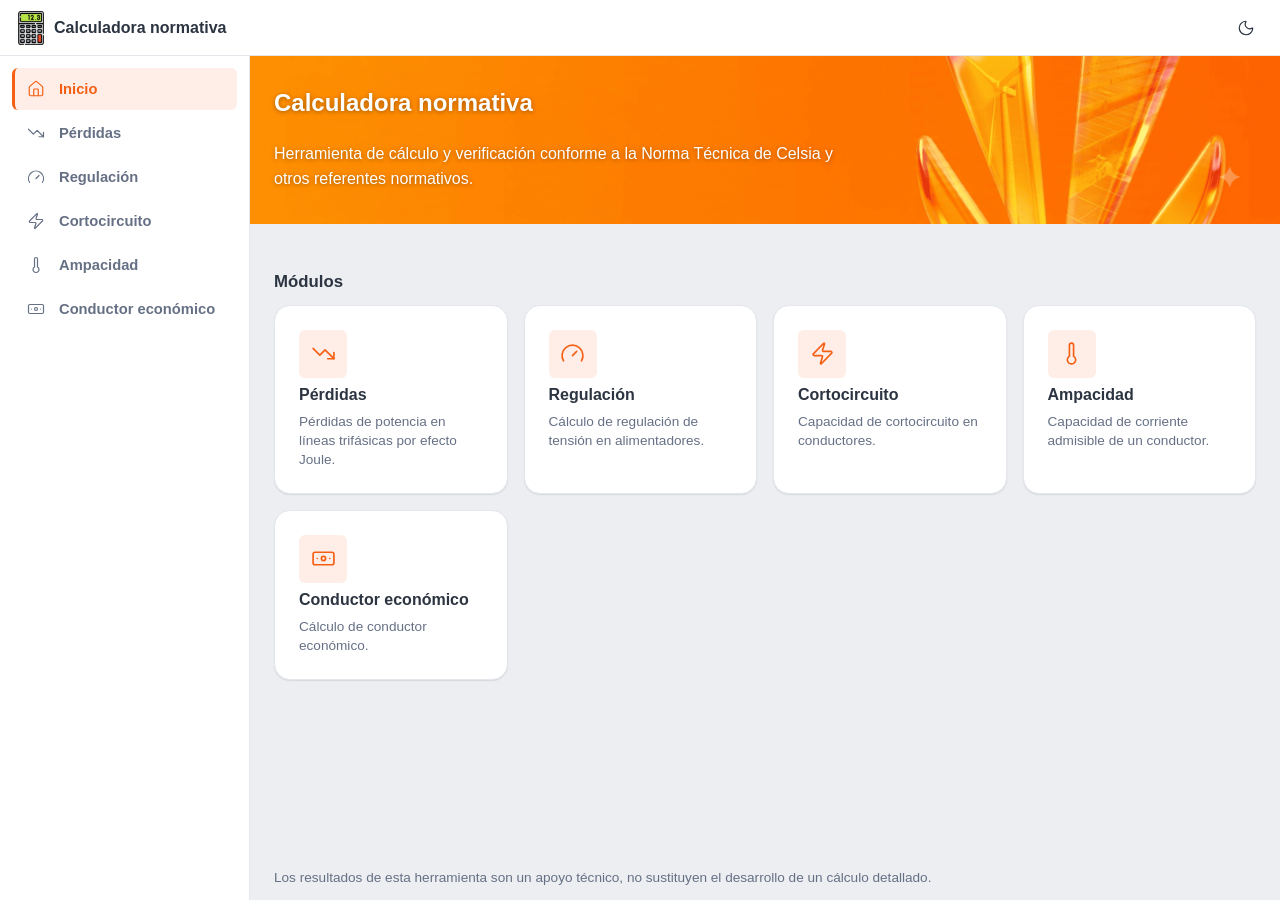
<file: index.html>
<!doctype html>
<html lang="es">
<head>
<meta charset="utf-8" />
<meta name="viewport" content="width=device-width, initial-scale=1, viewport-fit=cover" />
<title>Calculadora Normativa</title>
<meta name="description" content="Calculadora normativa de Celsia: pérdidas de potencia, regulación de tensión y capacidad de cortocircuito en líneas y redes de distribución eléctrica." />
<meta name="theme-color" content="#f55f14" media="(prefers-color-scheme: light)" />
<meta name="theme-color" content="#151515" media="(prefers-color-scheme: dark)" />
<link rel="manifest" href="manifest.webmanifest" />
<link rel="icon" href="icons/icon.svg" type="image/svg+xml" />
<link rel="apple-touch-icon" href="icons/icon-192.png" />
<meta name="apple-mobile-web-app-capable" content="yes" />
<meta name="apple-mobile-web-app-status-bar-style" content="black-translucent" />
<meta name="apple-mobile-web-app-title" content="Calculadora" />
<link rel="stylesheet" href="css/tokens.css" />
<link rel="stylesheet" href="css/app.css" />
<link rel="stylesheet" href="vendor/katex/katex.min.css" />
</head>
<body>
<div class="app-shell" id="app-shell">
  <header class="topbar">
    <button class="icon-btn nav-toggle-btn" id="nav-toggle" aria-label="Abrir menú" aria-expanded="false"></button>
    <a class="brand" href="#/">
      <span class="logo-mark" id="brand-mark"></span>
      <span>Calculadora normativa</span>
    </a>
    <div class="topbar-actions">
      <button class="icon-btn" id="theme-toggle" aria-label="Cambiar a tema oscuro" aria-pressed="false"></button>
    </div>
  </header>
  <div class="app-body">
    <nav class="sidebar" id="sidebar" aria-label="Navegación principal">
      <ul class="nav-list" id="nav-list"></ul>
    </nav>
    <div class="sidebar-backdrop" id="sidebar-backdrop"></div>
    <main class="content" id="app" tabindex="-1"></main>
  </div>
</div>
<script src="vendor/katex/katex.min.js"></script>
<script type="module" src="js/app.js"></script>
</body>
</html>
</file>
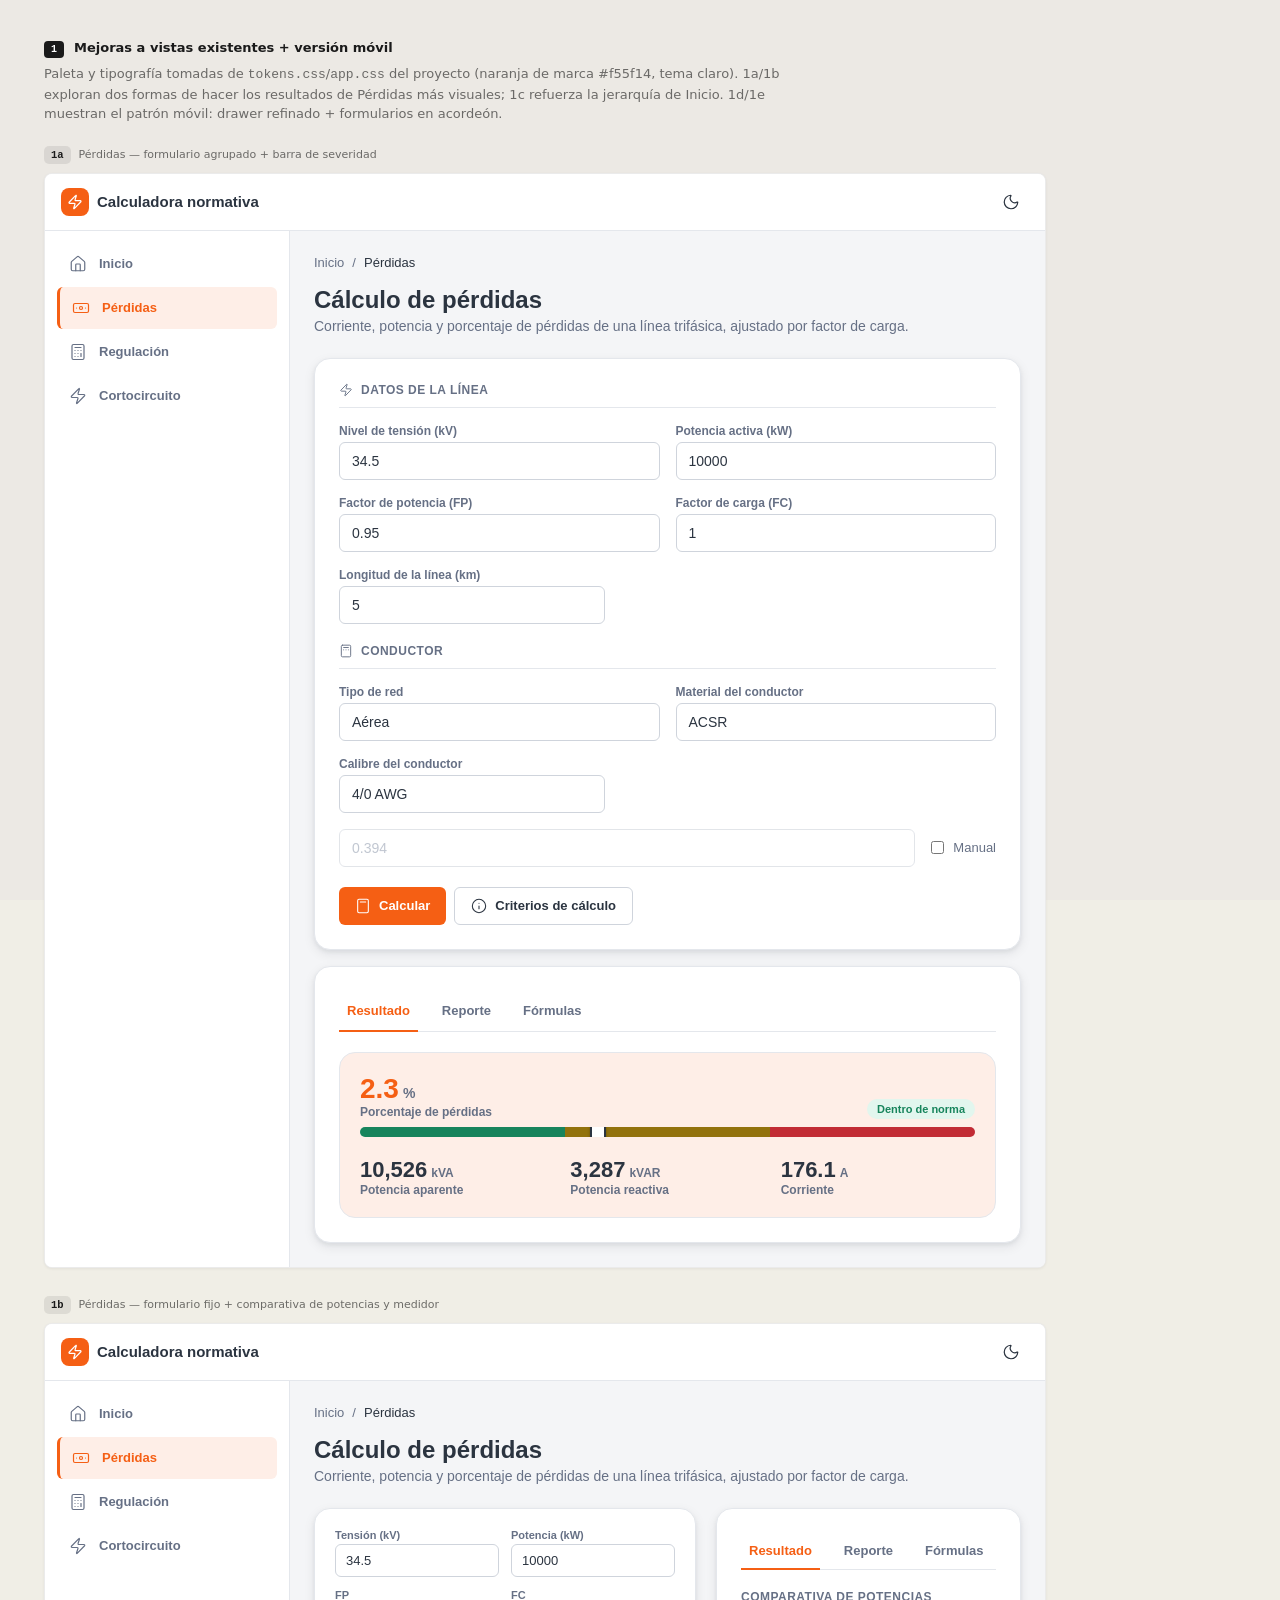
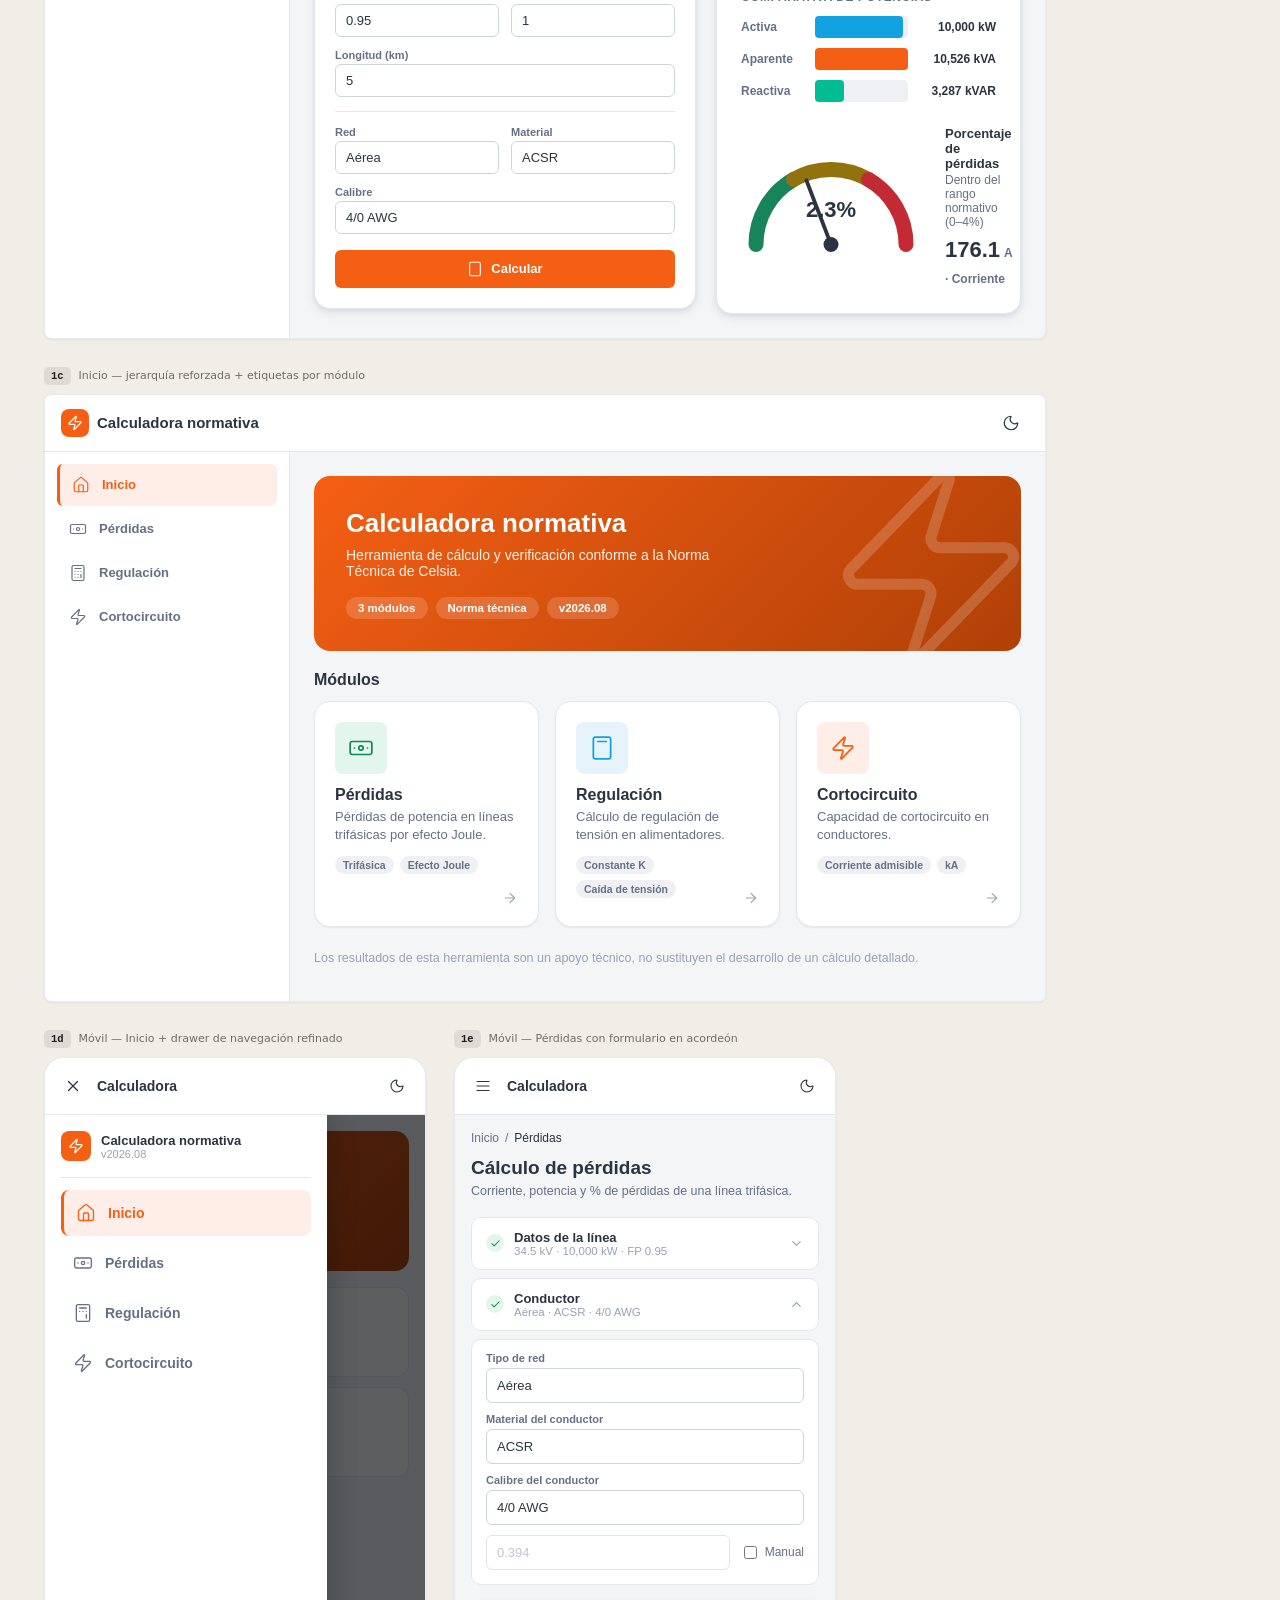
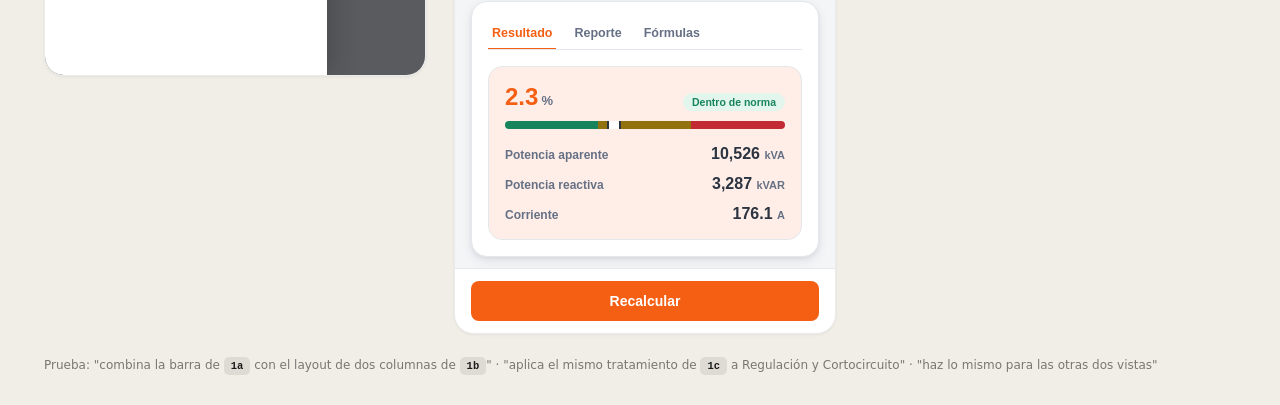
<file: A_Refetenciales/Mockups - Standalone.html>
<!DOCTYPE html>
<html>
<head>
  <meta charset="utf-8">
  <title>Bundled Page</title>
  <style>
    * { margin: 0; padding: 0; box-sizing: border-box; }
    body { background: #ece9e4; display: flex; align-items: center; justify-content: center; min-height: 100vh; font-family: -apple-system, BlinkMacSystemFont, sans-serif; }
    #__bundler_loading { position: fixed; bottom: 20px; right: 20px; font: 13px/1.4 -apple-system, BlinkMacSystemFont, sans-serif; color: #666; background: #fff; padding: 8px 14px; border-radius: 8px; box-shadow: 0 1px 4px rgba(0,0,0,0.12); z-index: 10000; }
    #__bundler_thumbnail { position: fixed; inset: 0; width: 100%; height: 100%; display: flex; align-items: center; justify-content: center; background: #ece9e4; z-index: 9999; }
    #__bundler_thumbnail svg { width: 100%; height: 100%; object-fit: contain; }
    #__bundler_placeholder { color: #999; font-size: 14px; }
  </style>
  <noscript>
    <style>#__bundler_loading { display: none; }</style>
    <div style="position:fixed;bottom:12px;left:12px;font:13px/1.4 -apple-system,BlinkMacSystemFont,sans-serif;color:#999;background:rgba(255,255,255,0.9);padding:6px 12px;border-radius:6px;box-shadow:0 1px 4px rgba(0,0,0,0.08);z-index:10000;">
      This page requires JavaScript to display.
    </div>
  </noscript>
</head>
<body>
  <div id="__bundler_thumbnail">
  <svg viewBox="0 0 120 56" xmlns="http://www.w3.org/2000/svg">
    <rect width="120" height="56" fill="#ece9e4"></rect>
    <rect x="18" y="14" width="30" height="28" rx="4" fill="#f55f14"></rect>
    <rect x="55" y="14" width="47" height="28" rx="4" fill="#fff" stroke="#ccc"></rect>
  </svg>
</div>
  <div id="__bundler_loading">Unpacking...</div>

  <script>
    
document.addEventListener('DOMContentLoaded', async function() {
  const loading = document.getElementById('__bundler_loading');
  function setStatus(msg) { if (loading) loading.textContent = msg; }

  const FONT_MIME = /^(font[/]|application[/](x-)?font-|application[/]vnd\.ms-fontobject)/i;
  const MIME_TOKEN = /^[\w.+-]+[/][\w.+-]+$/;
  function toBase64(bytes) {
    let bin = '';
    for (let i = 0; i < bytes.length; i += 0x8000) {
      bin += String.fromCharCode.apply(null, bytes.subarray(i, i + 0x8000));
    }
    return btoa(bin);
  }

  // Error sink persists across replaceWith since it's on window, not the DOM.
  window.addEventListener('error', function(e) {
    // Failed resource loads (CSP-blocked links, scripts, images) fire plain
    // events at the element — warn only; real JS errors carry message/error.
    if (!e.message && !e.error && e.target && e.target !== window) {
      console.warn('[bundle] resource failed to load:',
        e.target.tagName, String(e.target.src || e.target.href || ''));
      return;
    }
    var p = document.body || document.documentElement;
    var d = document.getElementById('__bundler_err') || p.appendChild(document.createElement('div'));
    d.id = '__bundler_err';
    d.style.cssText = 'position:fixed;bottom:12px;left:12px;right:12px;font:12px/1.4 ui-monospace,monospace;background:#2a1215;color:#ff8a80;padding:10px 14px;border-radius:8px;border:1px solid #5c2b2e;z-index:99999;white-space:pre-wrap;max-height:40vh;overflow:auto';
    d.textContent = (d.textContent ? d.textContent + String.fromCharCode(10) : '') +
      '[bundle] ' + (e.message || e.type) +
      (e.filename ? ' (' + e.filename.slice(0, 60) + ':' + e.lineno + ')' : '');
  }, true);

  try {
    const manifestEl = document.querySelector('script[type="__bundler/manifest"]');
    const templateEl = document.querySelector('script[type="__bundler/template"]');
    if (!manifestEl || !templateEl) {
      setStatus('Error: missing bundle data');
      console.error('[bundler] Missing script tags — manifestEl:', !!manifestEl, 'templateEl:', !!templateEl);
      return;
    }

    const manifest = JSON.parse(manifestEl.textContent);
    let template = JSON.parse(templateEl.textContent);

    // Nested page bundles (iframe targets). Each ships ONCE, in the ROOT
    // document's manifest; frame srcs carry an about:blank#<uuid> marker
    // instead of a substitutable uuid. Every document mints the blobs for
    // its OWN frames — from local text at the root, or text obtained from
    // its DIRECT parent over the relay protocol below — so each frame
    // navigation stays same-origin with its initiator and a deduped page
    // loads at any depth on any host, including a file:// download's
    // opaque origins (where a blob minted by one document cannot be
    // navigated to by another).
    const pageOrderEl = document.querySelector('script[type="__bundler/page_order"]');
    const pageOrder = pageOrderEl ? JSON.parse(pageOrderEl.textContent) : [];
    const pageSet = new Set(pageOrder);
    const pageTexts = {};

    // ── Nested-page text protocol (parent-chain relay) ──
    // Page bundles ship once, in the ROOT document's manifest. Every
    // document mints the blobs for its OWN frames, obtaining page text
    // through a strict parent-chain relay: a document only ever SENDS to
    // its direct parent (which, for every document the publisher's own
    // runtime minted, is another publisher document) and only ACCEPTS
    // text from that direct parent; requests from below are honored only
    // for the document's own child frames, and the ROOT never sends
    // upward at all. That last rule is load-bearing: the artifact host's
    // frame-ancestors allows claude.ai (and friends) to frame an
    // artifact, so window.top can be a FOREIGN document — a top-addressed
    // protocol would hand page uuids to that ancestor and accept forged
    // "page text" from it, minting attacker HTML as an artifact-origin
    // blob document. The chain never touches the ancestor: requests stop
    // at the root, replies are origin-addressed per hop (never '*' when
    // an origin exists), and both directions are origin-gated (on https
    // a foreign sender's origin can never equal this document's; in
    // opaque contexts — file:// — everything serializes as 'null', where
    // an embedded EXTERNAL frame still fails the gate by carrying its
    // own real origin, and a sandboxed child of such a frame is excluded
    // by the own-child-frames check plus uuid unguessability). Shape is
    // deny-by-default: one request form, one reply form, no error
    // replies.
    // window.origin is the SERIALIZED SECURITY origin ('null' in opaque
    // contexts such as a sandboxed preview iframe) — location.origin is
    // computed from the URL and stays 'https://…' even when the document
    // is sandboxed, which would misgate every opaque chain.
    const OWN_TARGET = /^https?:[/][/]/.test(window.origin || '')
      ? window.origin
      : '*';
    function trustedOrigin(e) {
      if (e.origin === window.origin) return true; // https chains; opaque==opaque
      // file:// trees: Chrome serializes the file document's origin as
      // 'file://' while the blob: documents it mints serialize as 'null',
      // so the two legitimate shapes can never string-match — accept the
      // pair in both directions. https origins never serialize as either,
      // and sender identity (own child frame / direct parent) is checked
      // separately.
      return (
        (e.origin === 'null' &&
          (window.origin === 'file://' ||
            window.location.protocol === 'file:')) ||
        (/^file:/.test(e.origin) && window.origin === 'null')
      );
    }
    // Non-empty only in the root document (nested bundles ship an empty
    // island), so it doubles as the root marker: the root answers from
    // local text and treats a miss as authoritative — never relaying to
    // its (possibly foreign) parent.
    const isPageRoot = pageOrder.length > 0;
    const blobUrls = {};
    const resourceBlobs = {};
    const UUID_SHAPE = /^[0-9a-f]{8}-[0-9a-f]{4}-[0-9a-f]{4}-[0-9a-f]{4}-[0-9a-f]{12}$/;
    const pendingFrames = {}; // uuid -> [{el, frag}] awaiting text for own frames
    const pendingRelays = {}; // uuid -> [childWindow] awaiting text to pass down
    function mountPage(el, frag, text) {
      const pageBlob = new Blob([text], { type: 'text/html' });
      const u = URL.createObjectURL(pageBlob);
      resourceBlobs[u] = pageBlob;
      el.src = u + frag;
    }
    function deliverPage(uuid, text) {
      const frames = pendingFrames[uuid];
      delete pendingFrames[uuid];
      if (frames) for (const f of frames) mountPage(f.el, f.frag, text);
      const relays = pendingRelays[uuid];
      delete pendingRelays[uuid];
      if (relays) {
        for (const cw of relays) {
          try { cw.postMessage({ __bundler_page: uuid, __bundler_text: text }, OWN_TARGET); } catch (err) { /* gone */ }
        }
      }
    }
    function ownFrameWindows() {
      const out = [];
      for (const f of Array.from(document.querySelectorAll('iframe'))) {
        try { if (f.contentWindow) out.push(f.contentWindow); } catch (err) { /* detached */ }
      }
      return out;
    }
    window.addEventListener('message', function (e) {
      const d = e.data;
      if (!d || typeof d !== 'object' || !e.source) return;
      // Origin gate first; the structural checks below (own-child-frames
      // for requests, direct-parent + solicited-uuid for replies, the
      // root's never-relay rule) are what hold in fully opaque chains
      // where origin strings can't discriminate — a sandboxed root's
      // FOREIGN wrapper still fails all three even though both serialize
      // as real-vs-'null' rather than matching.
      if (!trustedOrigin(e)) return;
      if (typeof d.__bundler_need === 'string' && UUID_SHAPE.test(d.__bundler_need)) {
        // Requests are honored only for this document's own child frames.
        if (ownFrameWindows().indexOf(e.source) < 0) return;
        const uuid = d.__bundler_need;
        const text = pageTexts[uuid];
        if (typeof text === 'string') {
          try { e.source.postMessage({ __bundler_page: uuid, __bundler_text: text }, OWN_TARGET); } catch (err) { /* gone */ }
          return;
        }
        if (isPageRoot || window.parent === window) return; // authoritative miss
        const waiting = pendingRelays[uuid];
        if (waiting) {
          if (waiting.indexOf(e.source) < 0) waiting.push(e.source);
          return;
        }
        // Never-answered uuids would otherwise accumulate forever under a
        // request spray; past the cap (far above any real page count) new
        // relays are dropped rather than remembered.
        if (Object.keys(pendingRelays).length >= 128) return;
        pendingRelays[uuid] = [e.source];
        window.parent.postMessage({ __bundler_need: uuid }, OWN_TARGET);
      } else if (
        typeof d.__bundler_page === 'string' &&
        UUID_SHAPE.test(d.__bundler_page) &&
        typeof d.__bundler_text === 'string'
      ) {
        // The shape test is load-bearing beyond tidiness: the solicited
        // check below uses the in operator, which matches prototype keys
        // ('__proto__', 'constructor') — an unshaped key would reach
        // deliverPage and throw, painting the error banner.
        // Text is accepted only from the direct parent — the document
        // that minted this one.
        if (e.source !== window.parent || window.parent === window) return;
        if (!(d.__bundler_page in pendingFrames) && !(d.__bundler_page in pendingRelays)) return;
        deliverPage(d.__bundler_page, d.__bundler_text);
      }
    });

    const uuids = Object.keys(manifest);
    setStatus('Unpacking ' + uuids.length + ' assets...');

    await Promise.all(uuids.map(async (uuid) => {
      const entry = manifest[uuid];
      try {
        const binaryStr = atob(entry.data);
        const bytes = new Uint8Array(binaryStr.length);
        for (let i = 0; i < binaryStr.length; i++) bytes[i] = binaryStr.charCodeAt(i);

        let finalBytes = bytes;
        if (entry.compressed) {
          if (typeof DecompressionStream !== 'undefined') {
            const ds = new DecompressionStream('gzip');
            const writer = ds.writable.getWriter();
            const reader = ds.readable.getReader();
            writer.write(bytes);
            writer.close();
            const chunks = [];
            let totalLen = 0;
            while (true) {
              const { done, value } = await reader.read();
              if (done) break;
              chunks.push(value);
              totalLen += value.length;
            }
            finalBytes = new Uint8Array(totalLen);
            let offset = 0;
            for (const chunk of chunks) { finalBytes.set(chunk, offset); offset += chunk.length; }
          } else {
            console.warn('DecompressionStream not available, asset ' + uuid + ' may not render');
          }
        }

        if (pageSet.has(uuid)) {
          pageTexts[uuid] = new TextDecoder().decode(finalBytes);
          return;
        }
        if (FONT_MIME.test(entry.mime) && MIME_TOKEN.test(entry.mime)) {
          // Strict artifact hosts allow font-src data: but not blob:.
          blobUrls[uuid] = 'data:' + entry.mime + ';base64,' +
            (entry.compressed ? toBase64(finalBytes) : entry.data);
        } else {
          const blob = new Blob([finalBytes], { type: entry.mime });
          blobUrls[uuid] = URL.createObjectURL(blob);
          resourceBlobs[blobUrls[uuid]] = blob;
        }
      } catch (err) {
        console.error('Failed to decode asset ' + uuid + ':', err);
        const blob = new Blob([], { type: entry.mime });
        blobUrls[uuid] = URL.createObjectURL(blob);
        resourceBlobs[blobUrls[uuid]] = blob;
      }
    }));

    const extResEl = document.querySelector('script[type="__bundler/ext_resources"]');
    const extResources = extResEl ? JSON.parse(extResEl.textContent) : [];
    const resourceMap = {};
    for (const entry of extResources) {
      if (blobUrls[entry.uuid]) resourceMap[entry.id] = blobUrls[entry.uuid];
    }

    // Artifact-host CSP (connect-src 'self') refuses fetch() of blob: URLs —
    // consumers read these Blobs directly. Survives the swap like the error sink.
    window.__resourceBlobs = resourceBlobs;

    setStatus('Rendering...');
    // Page uuids have no blob here — they ride inside about:blank#<uuid>
    // frame markers the pass below resolves after the swap.
    for (const uuid of uuids) {
      if (pageSet.has(uuid)) continue;
      template = template.split(uuid).join(blobUrls[uuid]);
    }

    // Strip integrity + crossorigin — blob URLs from a file:// document inherit
    // a null origin, so crossorigin forces a CORS fetch that SRI then rejects.
    // The manifest bytes are ours; SRI protects against CDN compromise, not this.
    template = template.replace(/\s+integrity="[^"]*"/gi, '').replace(/\s+crossorigin="[^"]*"/gi, '');

    const resourceScript = '<script>window.__resources = ' +
      JSON.stringify(resourceMap).replace(/<\//g, '<\\/') +
      ';</' + 'script>';
    // Inject after <head> so the DOCTYPE stays first; prepending the script
    // would push the parser into quirks mode. DOMParser always emits a <head>
    // (synthesizing one if the source HTML omitted it) but may carry
    // attributes through, so match the full opening tag. slice() rather than
    // replace() keeps us clear of $-pattern substitution in resourceScript.
    const headOpen = template.match(/<head[^>]*>/i);
    if (headOpen) {
      const i = headOpen.index + headOpen[0].length;
      template = template.slice(0, i) + resourceScript + template.slice(i);
    }

    // Parse the template and swap the root element. Scripts inserted via
    // DOMParser/replaceWith are inert per spec — re-create each with
    // createElement so they execute, awaiting onload for src scripts to
    // preserve ordering (React before ReactDOM before Babel before text/babel).
    const doc = new DOMParser().parseFromString(template, 'text/html');
    document.documentElement.replaceWith(doc.documentElement);

    // Resolve page-frame markers: mint this document's own blob for each
    // framed page — from local text when this is the root, otherwise by
    // asking the direct parent over the relay protocol above. An
    // unanswered request leaves the frame on about:blank, the same
    // degraded state as a refused embed.
    {
      const MARKER = /^about:blank#([0-9a-f]{8}-[0-9a-f]{4}-[0-9a-f]{4}-[0-9a-f]{4}-[0-9a-f]{12})(#.*)?$/;
      const needed = [];
      for (const el of Array.from(document.querySelectorAll('iframe'))) {
        const m = MARKER.exec(el.getAttribute('src') || '');
        if (!m) continue;
        const text = pageTexts[m[1]];
        if (typeof text === 'string') {
          mountPage(el, m[2] || '', text);
        } else if (window.parent !== window && !isPageRoot) {
          const had = pendingFrames[m[1]];
          (pendingFrames[m[1]] = had || []).push({ el: el, frag: m[2] || '' });
          if (!had) needed.push(m[1]);
        }
      }
      for (const uuid of needed) {
        window.parent.postMessage({ __bundler_need: uuid }, OWN_TARGET);
      }
    }

    const dead = Array.from(document.scripts);
    for (const old of dead) {
      const s = document.createElement('script');
      for (const a of old.attributes) s.setAttribute(a.name, a.value);
      s.textContent = old.textContent;
      // text/babel scripts with a src: read and inline. transformScriptTags
      // does XHR against the src, but blob:null/ from a file:// origin is
      // silently dropped. Inlining makes it a plain inline babel script,
      // which transformScriptTags handles unconditionally.
      if ((s.type === 'text/babel' || s.type === 'text/jsx') && s.src) {
        const pre = resourceBlobs[s.src.split('#')[0]];
        s.textContent = pre ? await pre.text() : await (await fetch(s.src)).text();
        s.removeAttribute('src');
      }
      const p = s.src ? new Promise(function(r) { s.onload = s.onerror = r; }) : null;
      old.replaceWith(s);
      if (p) await p;
    }
    // Babel standalone auto-transforms type=text/babel on DOMContentLoaded,
    // which fired before we swapped the document. Trigger manually if present.
    if (window.Babel && typeof window.Babel.transformScriptTags === 'function') {
      window.Babel.transformScriptTags();
    }
  } catch (err) {
    setStatus('Error unpacking: ' + err.message);
    console.error('Bundle unpack error:', err);
  }
});

  </script>

  <script type="__bundler/manifest">
{"37a96fa4-93cb-4afe-a84c-b6bcd8305e8a":{"mime":"text/javascript","compressed":true,"data":"H4sIAAAAAAAACt1963rcNpLo/zwFxPHYpNRNXWI7ScttjS3JjhPJ8khyMrOSRmKT6G5KbJIm2LpE7u/bh9gn3Cc5XxXuIFuXJLPn7Jn91lGDQKFQKBQKVYXC8jJ5v/1xe//N4fYWGVbFhCRxt5rmdTqhy6yKlxfDmpH//s//IklB8qImNEnrkOzTwTTNEnKV1mNyFidGK/L0KRlMc1JNc4KVzsJvvCmjhNVVGtfe+je+H5D+a3L7DSGXUUVOTxM6/FQVJemTvcE5jeswocM0p1BGq/pm3az4sagmUSaq+8XgvEMu6E2HXEbZlCLcC3pD0pwUg3OyoYEbVW8JzacTWkWDjPZIXU1ph8RFPkxHU6vsqkpr8zd2QWYB6QHwowt6c0L6vFSjWE4HWRq/S2mWzEPQGQevU9+UtBgi8gv9PvHYzWRQZB7ZwKIl4nmkZwJa/+YbQpaXCcxRRaO4Dmv2DSHDaR7XaZGTEa33odgPkNAERshqsk/65CrNk+IqxM/[base64]/UdZUOpjX1PYSPULyAbGwgktjEJv2tAFPTSZlFNe2RJA7TPKfVj4e7Ox3x9Zz19Kg21J9hTa/rzSKvaV6Tr1/5wvA82YqPQf3AkeCvWYMdxbwc0uvaZ5UzJ0VJ892ojoExll/BTPgbvWN29K/XJ4vBxuvlkF7TGJsZ86MazZ2mOCsYJX3glTCLWP0hT+j13tD3Xi1DH6/N6RZ1+33SXYWR8t+vNGphCq3n9iXJK7pjWRpT32lMljS4o5WTMKP5qB53eF8WeyQFcCmsv6293U9AusoPQqThu6qYHNRVmo+AIB3iwRQtj+tJZnPY/2Ye/R/mSjWaKrqSjIkshr8ljhxuD8egaMJ/csiEZLTmIBP+u65u1Nh4OemTnw72PvKpxP54zRmJkf9l7Ud0OtP4ij6+fpU7nCjATa7A7d6Dr2+qKroJU4b/9XmlIPj9nYtVPDiXDJKYfCTZpw81wify59OnEkuruG/iumF/6zWWXUVZTfrkVqAzLCri8y8XpBhKFeeC3jDY+Y0xAr0ujlZOOG2eeAGCOro44WgeXZyYA3QpYsKFdoFYy2SDY+TQrIXzkvhjNMHF/Cmqx34Z1eM8mlCJIHISUpOXczZv4SpY3jQuEvp5/8NmMSmLHHa9spWtzMkaRCgay5CVWVr73rIXhGVR+gH2tF8UtWctUagfVrTMopj6y8dhEh+HIHSeLHeI5wXmJyjeEOU2tJmxeQ+KQqhRoBK8fXOwfbp5cED65Izv+SzuIsRxkSW0uh1E8cWoKqZ50ouLrKi6k/TaT3PCqtGgE0+riub1Jnwg3/+1U1dRzsoIygQhCBkUVUKr3mp5TViRpQm5B8yLlbvgdKsoSaest1Zerw+K6y5Lf0vzUU98HBTX68UlrYZZcdUbp0lCc077v13Qm2EVTSgjLO6ycZrT25W/[base64]/9AOLUqRD87jlohdyopuDf6pHNIf3jZMKsTcR0KRx1bssoSQDF5+U1+b68Xh8Wed1bXS2vl1fD52SadidFXrAyimlH/SUR4ux8Dy7fuYLlqqiS7qCi0UUP/+1CgUaxuSyTlJVZdNNLc+C47iAr4ov1qzSpx701Olkf03Q0rnurdOIKIYnnJa3qNI6ybpSlo7wH6lR3UNR1MVk3aMr58MWLjvz/8NtgvSFGsdZKB/4vfPFoKdkQABLAlNGqy1BfxTlvo8c0rygrskua3MIsdYfRJM1uenPmCKvgigm/f0Enj5qzuZvBgzlw1YVgU+jb8lpJIcGAK+Tb8loPe1ywGv8bMcmprnTWlbNilMZuNSXV6qLsAWtndFjjH7918XzSW1t9/t3z7799+fy79Ul03eUs9XIlHru4vSyvyeoKzKomwF8GKysraytiSv8yHA7F2ll70Nqx6fG8vF6/Gqc17WKlXlnR7lUVlW2SmA97eZHspjBgRj7tf/h4eAoqxc6Hj1ytSHMSlSVbvqID0JcuuqyORrRLr8uiAjWEHE/XVlafkwtKSzIo6rHAChqymzwmYPzITMtbRUdRmjMSccMbYTUtQ7K4zPf5CU3SiJRVmtdKV/tbGY0ouSWTqBqleY+shC/iybrQyghBkxjtEDSDkVvCZUGaszShPRJdFmmiK/8FMCmKuqP+Iq8Vm5BbImQAiaZ1oVstdsiiktnwZzSsaaUQJBxhvit3o+R8yuoeoddguiLdKzq4SOvu/CoKCjBFUhVld5hmNa16BGaJLKQTIHaUG8Duralgqh2gm1CQfaT7ww/MgmnUmFZ8syDhysoquwdeWlNevRsX07zukdU5YIdplnUnBcwGcMg9YEFCA5eBxaWa5jlshiZcFAapg+9KG7IzpbyfSdPnu887O6ef3ryXOrMHe29nUCQ3t1L6g0IgOG1lpthF/vFa8opZf4ZKujqiQD08pBSVaU7rkEzb1OCcApo8HGJIH76EbUcWPJ0ap4aNJ8tpWFNW+ywa0i08wPgSTmAc08yzDjF7AtvI5/0dQCiEs8nn/Q/YIZ5jBAaKgM7hWhNUHW+c45hCpXFuM/BlEk0TSQmveSZjdx/1mT5vWh0CKr4QOh1hGErEdNhWNGVhaLOBGvMgzvvzLFnc5tw3bLLWgVswBenfyR/[base64]/ooasPmwPhzSunVlX5JsOwL2C3wRU38/xZ06WyGqgmRDHErLpgIVRkvhsOjA+CungdmK1SmhGa+o0nCn27JCjE/VB8CEdRtOsZuY4d+mkmDOYxLDtEde+l+YCFzTK7dI6gh3gdhZY6PLal6TvVt4Ijy5ONkKB0brRBJj0Eg2DoHSRlYAk3DB4aYzSJVRiDtvpSlNBVB77+6i83YJvS9KkAz90y71LWlVpQhkfVeuyVj64vu3v04tNlonlBN0GJj/Zn+RiDSuaJ7Tyx77NuoGATDNGdft5lTvEWvti7HKRuAZBel1W2iD4YWv74+Hp/jZ4hP519Kb7H1H3t9MnJ+Kvle4Pp09OFpelPvTx8+7b7X1ZvbtxnCz5x+FxshRsPFm2lRp+YvQvo4x1SMMTBUiQPtEOliCsq3RiUnQB6qjdk3OI/gofwayMZmzfAys3FuHohJG4S1ZFhQAr4JGQ/VpF5a/jIqMIo2mOtzFHeNzLtNoh3dWghTvoF9InwzRPDotyh17SbPvLNMrS+ob3YCD9xRVJGSyYuT2udAj9IhxizgKv7mwoW5ElAFCUgiIaCLtKQTfy8au5kGOwYXn9ft/rGStVkAaw7fdJZaxPXn9hbv2F1vp3gLdqiyU7D7RR19Q1G/yx4Ck+Wpg/vUFgsxdvC2ESujn8aqs1jDJmVMOfbfVAO/FaVEK71jTnwSKJN5f/1Urk6r1gZVH543QyoFWD+4yl8bpP1mBJWHR65j0DGWiR7pkX3L22RO3GMmosnBY/j5gLPAro+WgeBloXrnEySmiJh5UVwzsF5SmWkZS8Ig7u6yRdWrK9VDiQVEmUgENdWpIchrK4UTHwzNWDTbpdW/8U2PX7sMM1GaT1nCT5zCLDfBHzu2nh0EH484mY1vRk3SBQzEd8hK7N+H46iSonZv1A1tdEUvUNOiFriiZ9s/2CwY4pqFknspI5DQAtJa8FHFG5a1RWbG4WL3hBABSo03xK7SlcsIVyKnertvoy1EIRkSyRNd3zBokh8qnfB2c6/9NraIO3hBsKSdoBSLM7OEXKkFnL7usuLGsLBoVd4BhO8HgjdQFzE4ZarUIIeCqeVjxYjIHgRn/1hqhEelh+BO2PVk5OdCNgRFEqmRC/XY3TjMK8WQx6xxoNrTnng5rIEfG5QhYJ3OHJ2W+rtPyv42RpOXCmf9JKAuwWSYD/[base64]/IF8IIiyYlYZMoywgroxyjYC8wGLbIR3gyZtOSTBGRq0HlieAHMWCPePgXnI8Cie/+m19Pf91/8wkOovhV+KRwbFV0JXxUIvhIhLDKb/hTfgLrrPEJfspPIHaMT/BTfhoWhdEZ/pSfKqO8koUmHAVkbAIXhXFUcpuz/CIKgAYzc/SfP4rxi6AXCFzezusqpSL8S5RTUSYpBpKr9P2jiw65PMHT/dFlh1ycWOTd/gVk365B3yKPszS+6BGvyDfhL4FvkcfjKB9R/gH/VF/SvJzW+OED/KXK2XQwSfmHA/xTfbmgN0lxleOnn+nNVnGVm9+mpfzyuTTLy4oyJj99gh/q66SYMqpg7sIvCyp+F3DxqwEZv9EcPSDy8zb8tGtkNLqkusYO/FQ1hkU85ai9g79U+SCbcqhvs6mGlxTTQUY1pbfwt0NvMK5d1xOaTznR+e9dmk9tvCaFidZuYWCF38ELrb+DXcP5LiaPfzbmTzj7FFU/8d8WXUUdQVlRw6Ct+K5wFDUsLEUdPQOikj0HopaeBVHLngdRK47ymGZmtU0scesp2ohaFnVkHUEfWcWg0KioVYdlPa04Yu+LWnWKpap+VrC2BjsFm9eiLqbxmNVRxXE4hJ8H8NOuQfNEf9/OE/uroj5+tmiP3w1qYQ2HVkkVjTQKW1U0sjGA7xIB+Gr2z7/JieVfzVmF73pK4bs9n/BdTRJ8tmZI+fs0em9kkY2jqikRVfVMbFUt5ZW0636QxZp+yo+opkCVAGRTnMO2jCF2/kbv6F+vvWcnX72jf3kni97XZ0f/enay+CxYVD7GD7uf9vYPTw+2d96dbu7sHWxz8xrs1vt0tH1dig37lX/d5T7Lr0ks/gp8jyyJ7paIFyy/Fvh6o9Qz5b9WF4Txzj9mgX8UdX87WQJbn2HwO1kM/GO22A+WR5ZFj2sgm6BmQOQx88HBKLU9aW+F0CQZoii2e6trGS7sn3YIKzskR68L2MXAjF6SJVOxWcLPOuQREV0edYgfY32vC6OPw7rYKa5gRTEKRzKweXEFo3EukmNg1MIe/oZTSQv2bbNjDqLukIgj8wqQqckSiWAqXr9alr+9155Gp72z5Vdjmk1o7R+zr6+D5VHaId4r8Bxj6ZNV7862x8u83jFbfC3aLqvGr5227dNoGAuEr6SiUdYhUZZG7MQI8W1oH1rfv4OKxGRnz3+1vBEAdaAPIJC/[base64]/gUNDyzuwg+07OlSee+mLsHq7i4YQIubBcwoFryxQG/MtaH3pCBQgom3tNYJNsPVoVs0XC8CPkcQqILBkpbdxKCVuompOM4awmw+0tyT3zX5ldgzFJZTxuMGQqPcGMXLQN7MDB6IQpqLWzBJMWmYZAGwXkpdbspd4I2QGlLBQW9dYzxRlUZdftXB/YTz7AWBMT3zJkhHdbjWGWtiYiCFFwgg/Cd4Uw1brbKAqUbDotJNYEd6V1RzGljoF7nXgrk6s/NbuRB1VeSwF17Qm6O1E3t34sVi3r4N3MkxVi2f9SO8dmuKZD7RJ23S5NZs37GZqKO5Vd2+AY3zx72Dw9ODw3/ubJ9+2t/7BOrw8iL52+npp8/726enZHFZGaSOuMoqA2ilCgths/LvCoLn5I+6kMdOj0dTy194jUD+wKha+YNH38lfIg5XwQNFflhUE9DTOAGUZBzjiY0jdgALysdlZctEMIT15S0r/C6EErq30eYvVQXRuieqLQjDor6kZTTXt7N4Yc9xGC5EWdZq9RRKyHTOlS1uKmpR6gCeu7vh+oF19Fg93JR3LjOE4wjkzCAaBAHgaYV9WKxn3SybmhfAYHg9Y9htusahCOVCJbdtN6vLzIjzc2OhZCSY3GKXlxdIXjA6GVW07JEkrWhcd/GSbxd66EaMpaMcGmP9usz0FWBD95bHD7071mX2UTvtfB0GWUeTEndkZ+ODbRH+ObwpObd8hJLtne1dEBof97a2TemL1VnzyqjYGjsyEAPQWFoKGuLDYJ4Y+Abh4cUS6JYFAk8Z/jgLAFIobv5YcV0YxM11h6sou8BQsYrmZn0xT2YrHvmC19m5IhTX18h6EhzXngZSexpgNR7Qg5XhgxwWBxaenkZ5XkDsF7jBrKmy42iweoPDLOy5ymSyl2isVBhNrBOOK186AMWPRdMg5OHZvj/go5DiITAF68HOh63t0w9bp7+82fm8rUJ3Vro/RN3hye33sycqXGdre/Pn0829j4f7ezun73b2fpW1fbjfMfzK4u6wqOA/sDVps8JXuREHDqw3n/+hQMjF8ZVfF/6KMuqrOnd+5f8JnLiglG3R+GIXIsAPo5FP1RkcXUlZCMGi2UetwKk7BG0xGDLUoNHMViRo5lyXjmWwcBeM7N1RVgyirMvioqTiKqUXNPpv5QAYjOIC2ipiyijlqjJEnWXzGMG/[base64]/MekyoGU3hdAgN9hZu0YNoqNrViHU5nS0aArEI68s0q6DA9ZVC25JLPIUcIJagSItxERHpEtJqCxq/4LHPjzcSqMCX4FeG+nFrWpnmBvEKyZp0r1iPVBInK89/TWaXnvrDaDAH5zhMcgY+sDj9opZVVRgokKnEeyL2rtQsnMRzbLBEe7x/ywRj+MXODg4gSSN0NdbXOOYeofZ6QHsU5hB/4X7mFkje/6AM55QAUCEgWfctjzVEfA7fmyuCsCruRKiUfD7kVEg2xcRwn4A5XTgMkf9vmVnjmjhEnaLhcaWzFG4xL0E5C3qu5fWWB8xpwgBIscvVeeaUsjUyE+X7Uc3Db8lPQJXbmAX+zlNmC/qpsnP9Ibh2V/[base64]/vEBC+/ri2uPuilaqYSThGZtjZT2avenL4Y5PRp15IHPqiH17auoymnyY5GhSfNOtclgnyr/rG5N+8jWV+PI0Qy5mQe+boSnp+ou34YH1hzveAUWNbQyjN0aF3GEvlFCjtcya4DI0BYv6LPIaAg1fO9IX7E9IdBRAw19+MUdi0hs2heLZnT7fH1dC4Z1d3nDjFFf13NN7KqC0AlAc7LrEy9oWS6OJby+rk3haBvuAd79hnvTbC8lFb1B6GPp52oTPeITCiAykz/DMDTM/qU8uNq60YKPbgA9vtKNamveAiiNnZNfsOkbF2zcSL8FMesqkcTH4squJeLspIUEwqk2gPdaTAmQRrGoumjNdGAYN3KcckI8iCHzOo1yIbJTSNwlrK88iopnJiBWZgJPk9aAfHuLbFtK7lkiHpnNPKeipYfZoYfEXcpOU2ADp2hOpySnl7SSk5XIi/B8A6YJiRihk7K+sZFzUGthcxfjdjq30fgB9BWZMBrElWMzCs2baRYDGmsiZb9EWZpIccv1IztJ1qXDOmo4d+3qKezql3Mx4EsAVQedsosXeoOiyGiUt93JsLoXBLyPaEApaUy7NOxonFLtotPaeS3pmaWsfk9BgpqG+oY5A6opu4WpGERMXCFuNImYaJDWdOKZbcCa/[base64]/MkqyyXR71WgWLq5ZY8uYyyB4gTdAS2yhOY1328en+/ULiMsmZj3rsEs6Ci6k18xNegJQvhAyTJA8XCJXett4oEU2OCVSwRf/qUtAqCSzGkBjDpmcNT6e9k7FZOMQanWcUmWDtntByGLAbJ52wXGFrB783MtaXb4plCDBiEozagzP9ugLKOt2WGtuNG11Z0h2XiBlfEHEa18hu0YWFVMOBx3lWg25lXfm7jXseLrt3muCCNAByYG+M427JT/jkLQQf0MHUtgHDjkmbA01OJaE+hbH7F2enxSbJaFaxGh3lPk29jnjtdLZ1AuXTlBmFZ/rX/eoT+a4OgTXs/[base64]/XN2/bVm14F/vPH1L1+fBDLt1BRHfs6uMXX0OfP+fxTskDCPhxB8SFRzsPxL6Av9P7gZXN+xF4wjptPzSAdzRXN11Z+soJNiAVi2kdHbjuBVYcoXP9MbjIswoD992ua937jLDz5XhdNdbOi/Q/zYM/vcmLPHNdhZ+ggM0BsYNSTToTu8/zbNE0wAqJeRbYLU9klzQYD50WgdWEolJFpq2a6msFMBkABrAFFBJGdFlGxf17TKo8zna8qfBh0y5ems2/KMXMoYB+KPuHemZT9v2fZ0wqdL4yorCiRlq3D2DeaQQ9ZnxpbxCCVDbxfApGIcvrWJiAHZOAuF1GgOolK2t/aG1vab4IGXJm1z2jlTkJ4JmqsnoTiSy7l5jxWACzpGZeDAttq8Xq6TU5n5vg54bN/vU4hscCBzSgyJQumzMU99c6xU0F332jAEWrK2ocYxrsBp3CGiisi8uMQTEVvM0wd6JyoB7SebTeUMc6byDciYEyXoyBmsyjMSY4wWalRRmpPbW7Sbrr0Eg6qwoE6KZJpRSFLISFRRbWGNRKo+Ak6Odch0SyKS4YWvDKp7c6aQP8XSnEelMI/lEjbOu76pQ+KhX86QcWfcmhnCA96N3031mnA6Gef/hmlSdzPmieM6sqhDyjGwT6kTDLQq/hrCLcyeOIKuG4JNm9l/5Lc0rPQlj9HMDfVbK2kY0e0UQopIvvIOUIMy6gglzDHuzNW47zkM2P6Rxkh1sBn5X3B6cNDXFgsINz2YY778v8XVPf1MyZ/I241D1K1NPfM49dDoB7ePB6A39jflIQu3Cv1z3plLyNKf6Y0RFake2MmFXQb/hHgBHzizeW8vwftlUMlOQfkmy3xv0XTMicwgiXG7RtEsaWjPZjXIXGJIRlNFAXnCe3eCafEK0Brpkxfffr9qYO2kJmJ2XiJs4Y/XyKtX5AV40sZrZInAHEbVZpHQN7WfBuSr3ByV7iK0tSVIEgO+7fEaef0aUp2EdSE0nm9fWl7+j9u/bO9jJBHEYPy8/c/trUbKDB7oKoLxQZOOKhqRAtM5kDqtMyqyVsC2dRkxkuIbFOQyTWhBommSFg9JhfFx7/BUpO842N7Z3jzcwxwfvbyo8bovBJK66T1OxGWwDvfWB3aG4dYYB4vD4CbmIYaR6FQUR2Zc7Yk4ozqBXb/3IMdT6u/l2Y1xaMGoWPPYAtp2y8Rg6IPAmKeDypx8qy0kDJQT0Do20JuD6XCYXkPmHI3TBvG+4p0Ge026J+G77sXMM+vBbZXmIc48cv3PHLLud8c98Ej1xwyNPfEUoJqIu1XTP2IVlHb/u2yC3EbQ3MBFfBk39qvLPJcOEAmFe1BMtWZM4wtM5/f0KZkfkQHAnRZg1QFly+A98iiVwL7xN3dTlMcE8Po5RZgv1QJzImPS33LvubyKSrx5W+VYrteOfOwsDMOHbr/2lqnvsuLrCzolEtdv4CSxAx9wJ4oYM+VcNUXxwDdiRQTrgUu/HqesQzzxmtr6XXUw7TwEBWjdZXlxkbyN4ouuyP5B6gLyDildQSm4HUirVEdZBicVfB5AYQi5suULB3N65vZ1jR4Uh3KB8f/i5Rdzh2a05qmOeebrDokHRgJ4AMChIvfrn+DvojWStNHcBD8sqph+xm/+g+BaDWxVQtBoK01QDCp4ze+i/SmYTD6Z0+pU/TXNss+QBqcBDWbscEzJMIvwbTXYv2HG1EuDnE0ZifAhipr4E1qNaEIgW4nQ6dR08bq/RBkzaCBDcY3ZmFn7Mxg0tmIksfloo3PdDGp1ozzpynZdg6cNuT3MhebyTtRT2sbWJvahjv+es2T0B/RQqp+Mxxgc5+tS2AvpqPyJkABWZy19+lR9CL5+VeXrz7iyY+0bw9x3sOi4K7lj+EwDVwioGXautLNxlGXFFebJ9KMOUbyOFolBWyZOETRzoXNw4bXDSF/BueCP8fIrzvIgYWs2A7f54IHNAa/oQqo/UGVwoeR1E1n3Cb7oIuAgYC/A1kcXJ20N78ow+qlx9NOnOfscp1zg/Kc0U8xstfLoqkPGo/oEtXhp4ga7MzyD0Xm5Ul570k0BqquFoHKZ86OV+GEcW23LlnFqRZVfP421QTx8BU4W8Fcsg4aV65bwh3iIdKB01PMu4xFKr/FIxaEaLnrU/HtIKbn5yY/cymW5/63RgMN//jj4w0JW8B3PeLDB7aIiLBdHA1lvDFOR1Ar1grPmGebisNhNc5wVa2XwgrmXio0ZhZrzJu+WTNL8V5eckzT/cT5FmydivI2rRMm7CATdjS+fAugQmrNpRcVbF87jy3e+rvEmjymri0qkWlNZ8mWPWOqrrPpcj9BSSaFE6HVN84SJ5rrc0nzbtQ4CSRKpLNaq3Zz93gyeuKMamw4eUCunNGFyd/U6XDwYzWBPPMijko2LGoQL7IeS7M+YXvywaY4YqaMLmoO9VdzTxYeb/vs//0urtotE3/ytIPFsCnA54H1stFlfE0QwAJWpTOMLYiwFcsksYLyjbl7UY0SjqAzTHc9ZwQwdaj65DJtYCx3m6V6ONW0OBX8dA1U0D/DnvlmHVHRCIUM3Dt9H7uoo+oaXaN5CrrDGXFdpCSaGQo5evI8VF3kMppykoCx/BpPQjWrQXmqkMqgXtLrhSbRrh4pdcRmavFH9k8F0UhIfFAiBmXouGNkdTOTC6O4AA+rDbFymEQJ5A0GPPJskI2eXtDojUZ7wXK8Mxz6hkwIGFOUWKJpfdhMKT4nAWjLWEBhWwMYy7I5plD1kgodRmtFEaDfmpdl723xmtOIm3se1+wXS1umE55IZPtGqixp/HlNrSHyP+O///C9yQUtIy1xRuCOEM2euO/6uhs0SrCBgGZRwYWlO45gyNpxmBt/FEfDFOE3AA8LSQZbmo2eMAL7TyjTMLhKcochuK0LXr9KSQngp6KEC6zN+FviJnSEfVgmoxfZcnlUhntPQq3L2kCkDqmDtBxIewZtCTxwyhO+Qn2b5T6cOnt8wHvT09LJHVjrk9JRWlXsPT0E033xxrf4aYIhAAtGFPHTd2rAtkz/WbDkOEdPUobCYRBdcL/atR3GMUQeh0Jsd8ln7pdXAPbYDx+IcdAfw6GBU3ZBxUVz0SCRlfFxFbEyi/[base64]/4BtdXnSLkvBr1Shl4IUxcgYnd6T7mTnFIHCAZ+At3TTKCF+qICUh/S9/GDCqCc4uQsNcPXWXXUWlZTzRq0WsCdVf0wcGOVq47ejrV/cQaixD6608sSwzYXKCbXNHLq2p3EL8oLnerb3JSXPQqKQ2o/kVldhsVJEv4dn87PIUvR9FhxB34NgkwNxmv2AUw3xRdsmTr9wxWoe/+VVF/3euzyai5tQ6TGFfB2gO2vjcejtJw5c2Mj4a26ysObYVNWMbC8OwUS6S4IANV8JpyiBpBOOmQ1it0bQeF9UzJpbykraHMcoXIto3QRk8Pe2WFR2m1zQxlvBVChTF3PBlSRNrURokaixCELA8FaAOPe7IQOOOGVksjMisRl+LNoE2/MhQxx3xHVbNpm+ch225pG0EhuAqU4nAOEQRsyDOtGDP5+U4q3BM5z/X23jCmlioz6cRu3H1AqVo+EwmlEGlBjjyEnJUkFlg2GztqT+4ikpDbis99QpOMM7hb8cQ7Vy5N2fdsLvALpJRGDU4l+BcAiFvQUg4D8ZRBUnHUNSvk0QcRg1QFe0O04oyYR4HNEC6A9wJbA14EBoyQq/h8o/[base64]/Aoc2r1Y+GJ3G1Pw7lk6DJ9q8aeR+NhfvmLZy+v8uYaLd2/gk5x/cYWK8ziHjc1F7rULLyNhwYmC+SW3796vwnN1R+5yJum7XqGGJsORmn9pPoLWrUKtlzeDktmhnu6kZSqw73+A6ji7QWuv85vBY650YvOVpwiwBqL0tccbMo68b62x+46EoMsd0zzxxNKvpiBUTczN8xbLqyJxaEN/cd7IhIATxPgxEAZm/nRvVmPgLgOjAfZPl2rKoxTcxTtCRtRDCMORweC5hCZOnordAdprrkH8yymVgGkRrr/6wRjxrYc1JVmG7yAi6yYA7xJR2nFnEDBuweCLW4jKD/419w7PZaeQmyRHSnEklhu/TmdO20Faiw1u9OK3iaRZVhJu5+MEUqW41mD0oj0bTwNiaJ+PfTklnrC1dtHg1UT4LkB0is6rBdlDTbjyuClxWXksWl9bDvUsLq03w/8Lc34nh/RMu8HEPMs52WXGt53fxgWKBO4nVQp77CPKA0Yl7UQ+0F7VomKqeroXRffgS5byvfK/ernBrNpwSmBTGsSrN18BFH7iMVEcdx/JihQGJneqP2eNM5J0lYfX2pxm/GrxoukrhVtVCQ0f5+pVYakjzIOU6ThGOA6ZhvbF4ucHJ98kzX1NuoyHcuPpkyRxdHcITHiBO/yRJp/o1F491j8LGxQlhCD9VBcSZVy566AvvYdA4buUdk31OGliARBGhvOiMN7FRfzs2JP6v7ZtrCZboiPti1zUkPvQ67hCsCA3ALrk/8bCKFQEfzia/3O6EHY/TWrzwgbk9fUsDBzE6TnXAyzhVhkIFeitlaHKDWI2mon/UgcDKwzTGEFweBzJllNviVowloD5tD4c0rv2mG9FMUcO/Csi+n+PPZq5Z64jhGBTs85WTEO/WYb52MOLA5kIyZVmHqDAZ0nAxOqcdtaBbuYNbOTvC/MsDqgxHqRRIejpCcRFRxC2bDl4+3UyMpmM0ci+66i9mCKp09om6yF1ypbQg/42iihmaOJjmSUYTJzBRlL7NigFcMrTDlgZZMcA7eWmeFFeoAbBiWsUUqjMrzhDSpmLtDf5fuLgvw7H+4gXw7LBzOBKDGph7A8AFCMYtAiu6Msl1gPX+9pvNw9PP+zv8eZO6ZL3l5WleXozg5L1cAYP/bfX78NtwdXk6SXgB7NmJCGqepHkocgBoeAf7H/DwO46+/f55d+v9zc71m5vzLyvDHw4+lb/Qy62XH0a/1Zvvsnz33cvi1+V//P39ZEiXPrD/+P7wy3a6VcU/Xuzu/Pzh5TB9u/wfDvCtvd17EO4mxaSBNBTeizjAtpEfHb6/Hv+2tpr98v6fH3fj5Ke9my8rq9vJaOV8nC/Ha2s5u165uPnyaeXwOvrlxa+/JOzgx9Xhwdbn4Yt//nS+qjp4++bt9s58xP82iAY0W4ZJTCK4bfW378K1H8KVZSx3seXAbEwnK9//nCbpxy87SfnTl50vP7x4v7yznX7/98vzbPn68z+z7Nu/f9i5KXeLv7988fei+umHncu6XNv/xz/fv313vnpj3y+Kk/wA70a9kxdnWZW6F4xa2dpiaZHMkr96Bew8h4Fbr2bwmxVgR2BV3COXhN9lxR+IErirRlVa3/QAu+ZqlbFNmt9TtjlldTERV6fk1XsuixeMgzY+Rf70Kcnt543W7YcPeJwbyA3Y//yRGXYphjRyvEVqX1pImcCCv9HkJCW1m8t3Y54+JSOVfs640zIKnzwRf3IK3kwGRdZ84EDE020VdU0TfEu+Kopa3IoWyOtn4OFbIzSZ0RG+FwJZiYVsCt30rsYD23Pe8FYPcR8xOjppkdPqwWw+ce939t6+2Tn9tLezc/rh4+H2/i9vdk534QmiFyvrLXUOP+xu730+5FW+pc/Xm1Go8nL4Lga+Mb/I90W0oXNVM4rH9H69BciGi3WniBL3mQO5YsBmQJNdnoPzoY8wlEWWza9uvPBgPIoJW/ZbwMa3Z0YsV/ykpuZTVUxSRuWted/SpcwxqRZmoZpSkcd/gBmtLQGihF9Hiy7ViUs0eiUR8v2KYhjluaPg6Jup89754Rc7TdMUCxkmouQClVXOcxG8WEkU+xjH9AcFQZWsWxXjqmBsr0pHaPvzorzIb+Cp5tabXiyEd4WjRGmHFbXOyfBdplWo6Ln+oIYND56HcA8pT/Dqn6/dBTNXL2pOmpU6mebJg5hScRlg7vNHBVEco1PX1dXRlcvhih5QIwU1yeQyWU1xmCxQ3AWrENU/[base64]/KJDW0J2GSE4KRJjZeDLinV1Y9eC1F+TIoHpmhTJUS6TWMhmcDoS61Z9s9Y9v6apb7VCC7G4VQPdQZjQYTTNanMk8pbsvFPdpo0xfw8EEjOq5z/ch4kXnFOB8QqIGYVh12G0NpnNydeDpOMsCSN6lhdCCggbLGYaF76GZx7xxxHrEShzxIJMAtAhMgfJPOH9qCUgd587WJ+LNzKYYjJEkhc6UIWPwWr908Hex5AbDdLhjciH2iIKo8sozTAv2UOE4h+ThFbjECNxhWIwmbKanNlSF/Y8T0+KNzsjRQW2YnImtBrz61l4R+x+Y4056/[base64]/3QCzzrHGLBFvwsw3Cx5IG/SbTGgxrX3giM48i5BeD/KPR7Zs3/7MlJFte+BDeRolvuEjkGXQvqnGzuNnvZM6r1S2LO6W09e8NyaFGr6mXyCatzrWHeRdQ+iaRnG0pivfiV4LcnZ2wz+kZ0giYwa9x5BVEEVqJKGtYWxsPJRU7YQy6GRWROuqZYy+Q3lylAyO4J+sbODb8s7dQ5OkC/[base64]/Gq3EKEUkkNO/EZ0+c7xUUV1M0phpJ9Wbw73dD5unmwfgu+CrZHmZZNFNMeVuaS8cXt/KlL3DjF7PwrjIrJJ1+KfLn7NPi7wXF9l0ks/CUZUmqiL8mIVRfBtl6SjvwnM5rBdTuAQ2C8/j2/Mpq9PhTVfkzNOfBo1PrIxi2h3Q+orSfBYOV28Bgd7qLMwLNq7S/AILuvzv3soshPRZvAz+6sE/s3B49eJ2WOR194onFXmxsgKFL63Cl7zwO6vwO174vVX4PRay1VVeyiDEbXW1vMbCNbNwTRR+axZ+Kwqfm4XPReELs/CFKHxpFr7khWsrRuHaiig0e1/D3qeQTewW7KJdZbzsYWEcMToL65h/xMlSc5EXSMircVrTLs5CjxfNwlFUfn87isre9wB+FJWrK/hzdUX+XuO/1+Tvl/z3S/F77Tn+XsMhT1ZuJ1E1SnOYvEn9vfjVrQvRwaReXTMLOdhJvfrSKkXgk4FqPyjqupgIEAMNQpQLKAMNRX5AQGXBKprdliLfdq+iWVSnlxS/RAOmv0QDVmTTms7CCnT52wHkNqi6VZSkU9Z7sfLXWVhAPoVbuL02zIqr3jhNEmDmwaC4vh0U1zBZaT7qiZaDAvvHO5O38bRiRdUTP2fh1erKyi1PPgSJkWbhYEX02MuLnOKDhcG6IQX4Q6haCGxtH3x4//F0a2/zdHdvC14gBs/Mqwmto+PB0b9enyweD0DIHrPF/jFbPPKenSQUUhCfJkV8OikSCkWior/REwv1KwaPBUYr//hqKYA/llPpSN188/GXNwenb9+f7nx4/+Mh+LH+MlyhlL70mlW23uz/jDXW6Fq89tIJI0Cv3I84tt0oj0a0gocnOyQ1Ygotbyve8JgbJ9Z4zj5LLx/om+XU2SriXe4+0BsTOrwxvSveEtjOGl+jsjwcU4wV8DKQLMKbZ240IuuncEqG0kMnNocQogYZTDDAkbupARcaYhLqqLrAPJOygPcH+T4hxycM7PP+zgGNqnj8KaqiCfOxO26q+iWlVxuY0RWDXBhWk2+wj0yjkYeISA0kMDvfkH/07NHaW5ujhERlmd1sIhXfjhyn84JFXdeeILwhoGFrepjYOLzWc/lTuwiNXqx3MfrkDAJSO/[base64]/1fwZpQk25c0r3fgrJTTyveEy8TrEMenI8x4+LQ6oSgIucMF/gqh3DWwcz5AFudSqhmjWytYtkQVQCzRCV4AQ6LYJ1JDBNfrdnn7JGpzic38ZobeBXslCDcEP1bgsMqqGFCvaVm11oi91oQAcoMwxItG1kPdKogBn1WCOHF8rlumpzyxJS/XPDazguG2y1/2ptf1Ac8qZT5/hN+4WILM3htt9SwzBtRvf1lanHp4lN2C2PXRHIEU0t/N6ZLVwPTsVHOdyfSh6xxCeWDcNjzru72V6OPZPSubGsvZPg36pzoVcptZW+S5iutr8eCD+Yq75w5V52fAOxxYEV92UiqW75q02xL1V9GVnaq/5XohZnHqQ9Wj1PKGi1WJ+eaxVlhHo4+OdVJoeNHNW/opqjAJUN/AHhjBYkYYBC5cjRq8X2aCxNUeiWP9web+h0+HDV8+bi9Gp0HLgxzEsaYJWJgy3ucDmvPKmxht4xWu9SYOBpNzm1s7HiaXQ702LOeydyPujdgxFPL+V5R3+EUSMoOoCn6ZBEaiH4U4CSwguBSsfVDBaBlsgyxBcyU16thg7ltURO+TFhvsfPj4M5f6smR3+/DNn8IWAHFJvCTQyhbjig5NvriTaYppzR/U+LcxS5MuLhV0wBtwVOuYKpqpNwvDutgprmi1GTHqvEe43goXCDIPsCaW+2pdE7u7Ys3d2jwYDtpAQhWM1ZSWdBT/bExpLXYe+3OUYUxwzd93hJh1wNENWnf7g8saOkkQ9u6EsUPZhhWeh8F4vUbmLzlpALI5VY/e3EyQfAac3Thl4ItIvKCts+aK9yY0SSNQeNEAnmVtnRlrsm3WOYjHdngXpBYU7qCADQNTPXuBK+paceF123GRcJq4IOfAfIqYRxHdGDPWcm1L9exIStZgdeJknOT/e4jM5P9rFycu6Wb3S2RODecVozYh3czOIcWqdJSgXE1tjEBLQX4HUw/aMNrF3ALNxIM2QvNAdbuORk1GQ4dHFugnRZtiZ84Kq6ORLQEbDRFL5TFrofzDZsim++/dv+eM3GbdKA+QVHwnf/AmP2vMgMO1ALOpBTRVikfoBG0xl21u41aHkzgpdRr2jubFIf40ivv8QBzln/Mv06KmyecqgwXcIepOFMoXxo7SE+E9QrlvlnxGnSRmTKThSDskJUvkubOniuZV5mP95aOo+9tK94fT7ol8gReB8od8uWWv8S5Fd9WkAKygcwhOgN74B/FS2Dl5hQjpp1CXj9my7uX8JAjI+dLSujXEcx48+8x7JgYkS7xnOhBOojC3J9EORxt4trnJhHl87Bk4EP2nNb0O/A1yjgnyekZhw32IeQw3iwl6rLk81jegIEdtXx22oARn3ihrO0MZvdlnKHF+4qLcODvBaBGwGxASG6M3VzHgtdQnMSqgyAhLmhGsk5EmGWkV97OW/gQq7lDNjh0LlYHrM87gkjlMvCXA+DHwlvUS4oPE0sUWaxDFIDAgvsxq4y0ue3x9rZkRCxjFwW8NdFchYEyzTA+/LJnHS4GiRzwHyfb+5wgI2zSluw8aJCDNfVJWMaUGzRN7psWorKOxHURgrZViWjdd6RhuAfl+hzfmUogZ42d0Z6WYPpiE8mxXMncRrAmMXMN1oYoSWtZju+j/3pKyVofDeHMXwQNYvsHobgvfCzglNAJulUBWIX2yG9XjcBJd+ysdUdY18gW4LddxxYi2/b79GBlOU1hO2djX7ITzBFxq3joTc5eaq+HP4fwFwfktLGsy6nxUJZ6ClXnFSVT6foLadCKOkUHjPTOj0vLCMVtUHP9E7qsJnPkS0iMYcE8WVA1PBkKvcxHb8qTJJ9QYDuBgCf44cyehWctV0EdcKs31mpHmQ66fdIh7hpDXZPri4UKlUxvnBzOFho4HunhI/gyhZptM9eCT6EMtpE76vBItLfnSUvOdT107ZZz8MnxHDR8XBb8KhAvVLMZIVc8GxHA4LrgN8eaoyKbV68EPAarnfNOf9BoN0d4QpjmjVb0/zaj2wkKHS8TD2G+/2S9I315TNmMw/syIblN9xIxBB1JiigqaXOpyzQXk1dFX8+Sl68x8DN7UiFU6EVsn5rO+Lz4qt6+OOkvRcONyuQiY5619I6zQjGlzYtONmLSUGhc8fLvEzA0IPl9IzGM87FRm3OaiizAPl1topDzq8ditjgV1/tdLWsGzE3qGpwPWmx/LoCsOeYIVAVCuivagZHiKpTUzTsXfR7JDazGlsN5ujMPkMIezY4WZYQJ4t83qzsmYIugsMR7RWv4J6Jh/w8vEppAweszhCQMBKRDjcHMPNXiPR4Xq2JjNvd1Pex/h8ditD/iQbtgWdbLPm4E4Ni6KuzksxEss/QYrm9LaeCpT1XQlvlmfezFUVTv+5RslECXNxFTi/e9G1h6L3b4xlrO8Xy1StvfnpDXwbcBqfiwoQ/4QlwLy4Be6rFHzbPeaIwWMnjFA0VFoJHeSVDDehuoR+bRW/7WbwI5/kI04pXtE+D+hOg+ksvyisjbEnEr69EjL3fX+a0XQsP16uwQlolQNaEb0rQlGXu/Wn+eA4AGv9wJq3ESYA26b34GcB60laFhNhOZ2vSAb2SWshFAtYqjJyqYaUYVD+cab7QNXH5yk3CLBYAWMbq//JTwpLhGaw73lz/sfFPMK3CChXhLjQnL2+/vcCq47YW4aG+0ArUa48O/1BcC/eAHdBiBcCaangMNU1EPXgMgQJSzKpCcu7Yuq8t4+ZWuOiVncAWBreHd/fqZC4wMhz6zQfPHYFO8RRbtznZBfuu09uy9yn8+7c5UP2XhNZA5wGogge/54wZBWFN4zUE+5YoQ9PJF2Y0qSeTH2andrf4JZvzKx5mQqmAWSvHUbbetmxnL5kkTF4yvwj634EKDWzhFpgdf6N83M/VMi7lq+uu4m8WvgsPhCXm3gFx643VQ/EnsfeedZm/g4QyHkK/7HLq0jSaDEfffDakUvU3rF2+GfZissaG2nnjtBvx/Kg0C81fFjPclEXjmnsptDg389ZwIIao8Syk/MhnFuJmMRF94VNBElNXd2H7nq6nFFr+wZdubXuDNunwu0lRiiIGXqPXVgVXK/QSpOwceIfk51eGm0ntiRQpGI+pQoNI18PEKwJTA6pNc09hGZjfCIG0Ntv6oKMMQHB2yVKpAaQ3sYpHs+tSM1MbkmaE1c2zgUTIPIdFAhaoRi+o2h6em3L0EpfhXQZe6AIX9HD6egiaCl6ZnUn7XNpmJZ45Hqh02lPDF/wdy75+wA//Lln1+/gvXJMCDZhBMX+vGY776Vbc+bBAimI0a/NOWreS0/Y9yhMCevh5UjWLsdpXbQI694/AyRUWr852t+Z5tfByJn/KGc5oux4i3uM3NHaVp0XRycAAAhUkDLyVhTfLZz0YPo9MB7+uY7b/gupMl1RqtGpnxje248tA6v/[base64]/uUKjjSnDVwuq9LEXH0trAOo7cmapK9bGfdVdZmVIVQ8u6K/zpwos4euCHzL8xMqspZW61ztkYVtd3ruF4WPPQf8vlNAyxngEYq/pfbfq+q3mk6V9Uz8RutXzzaGyW8aL7vkJ3UclrJK/pYsJn8bM2dU2ReKtWmNMxRZQ/M3orZVVq1JVF28kxbqVgAPFYAKZJTnBaRUT6TW3A74gUtb5RUsM/6MXl1m4emp6sS+i26gIef7AE0/vfuNsRJSM3k4am6cC1wbNpeWXf58SJsPhUM5rKL4glbg68zoLiz9l/R5h+T4roJMDWObsFkKZpAHppKF6LS93Mh57FzSAV8uwONDtpYAv0LDZWXQcq1d3vjgmWtq8pqIQVgbDQKXGXOa82fBcy5NaCaarbctMnQXi8OM3Js6BOQAuM9+pjeuxmx8EteD4i6c+bLGxZzGds/HoZPR47CtSyWMOoO1dgplkE4vqWNBNc7DC02Ciwl02d/S9UQ4IO8ek1IFJwFCVa11OhFbJ5s/DQ2Oxkgbh5Xh/vR+dKWOwQ6n3pWv1/QXMycm0AN7lMpaAPentW9+Jk5b92XEtXz2YNrn2Yl5dtBG2l8ZVOjkIlYZKmCvtdaPk52Tj04cH7si34d9cH5E8mKZuthINoq5V9qSFdupiluSFD8gRfFM9Ruxmzx2DxZtWYt5isDArCITF8s6QDNfJ4o9s5Mzkie3rIpnZ3oV3Z/jeNY+s5iq9PMkcdjvSpn6eWu8nxtiZcwDyP/c2tu9Ly+2yhAc126ia/WeQkc/hdBstVVM2huKtw069nMEdshLW0Zig5/5Cw3I1fxPzSWdObW3ionRAH7pNtjkJDBTDwuJ1CA9vOvukFwYFbR3VbtkuTOWj8wxPXqgqngm1eCF+U32YPkhqjtS5O2bg219a8/mrrKiwF6+aGlNWV5A4MWP3Llpp6F7zBVvQ48R/uzGUVvSQJ24H3ot3DhT2xHf5m3xQQHhWa63RXRplyo1vEcqrk1pxdzRfmQDVLiN6lwjF5WNulaeVm+xLZFh+511c0r4Tqx98bbyZM1eVKaGTxoIwZVnoejNP+o7qoOlk4r+w/tVDmNrFbP+UEuDrXs07OPof7DuTjbP1ppz/abqAaQwwli02isHp3UTq4k4bCj6GSdaEPNilHOPvRIWvFGO4yiGaDLU+T3jaQUMnt2oXCARf7++BGsejB/fqt/[base64]/Y5CKYEKz7uIZgXsp2qO7SMjZKxZ3q+iqu/j6bBl/cEfM6zO4tcOCdQ6R0yGhABisx4TRKo2y9DfqTNibu86Tki8bh06bw+dP6mKBClOULRKfI5MEjYm0ETqcf7KUEU1WjeZie1sUda+R+tTYKkGm+wJax4hxgrSEopaWI/eKAxn81Ju7RTkGjOaIWuJ6lpfJmXSNQOo8oKbEFDL3wYu+3N2Algdy5hyoZSMNLp2UfN+PuKUqSyNGLmhZ4zkIbM1lVYC6yZk1yvhrDipogAHfCnACMz1kp/c5p/y59c3NSoQ5Rgy8iiorZFTKyGgVeJLEQk35md44BhMQ/kpXwXHgO3TczSXftAgAaCg5Rs4uHkJV22bGjq29XdHtjsgmL1jNBqY0vcbpDj7YCjfXE0ET1AneK/P9iKa/84Q4BwGukcMKBO73OpDNXYyIPzZBK/40ULD+zSwALP4P0gAYGB4OAQA="},"0425d970-fd4d-4084-a316-a4993586a95f":{"mime":"text/javascript","compressed":true,"data":"H4sIAAAAAAAACq06+3PbNtK/66+gOR0dUcGMZDd3N6QRNXGU1m0ePjtpr9Xn0SxBUGREkQofthWJ//vNAnxANt3L3Hw/JAKBfWAXi8U+/Oz77wfG98aPccRFkgvjSgAvcCbDgb3JUr/kRZQm9jpK7M/5wJDw5+lmm0XLsDAsTow3wIWXpitqXCTcNiDxjajIDQiCKI6gELldo30Mo9zI0zLjwuCpL4woN2rOvlEmvsiMIhTGu4uPzbQRpCWSS3ABSby9OJ+9v54ZQRSLetrI0rQw/CgTvEizrZEGRqExKjIhcAPPBlZQJlIYi+z+VubCyIss4sXf3G6B03uyM1Pvs+CFyRgrthuRBoa436RZkQ+HJu4yiBLhm0ft6jr1y1hM760ajDhmQ1CjofCGQ/Vrw9qfqqE1N2tE84beE8fijO/3uYgDem9xWx4J21WEVMRCwWi3W7Jrxsa9BWQXBVZSxjFjDPb7Roxuo0AyUZRZYiCQC+y34RDmv93s9zA3f/wxKkQGRZqZN64C65MCpuAgdtUyvrOAelSQHe4NLWaTM3DlB0+TQtwXzFOfmQhy9rsalxsfCpExsd//u6P1h0V23dev/4+U/[base64]/Myy0RSVN2BpYAnRnZP0bPxRxL1JFHAY6kJgzKWhjzYalBVg5b8O7wutZk/uu4wHCpLYFItDW/G2Lbb4AaQBKrdYzuTmY7JxiY1HRycmFVzh74zR7i1TQxcWM/mzLl5tuxucLsJw5vDTUU68u918f/LFtUI0PamG7BMZIl26Hh2kV4XWZQsrdO/a8RfqZtF19RXIvCWLtqb5uUYQ2dkemkaC5COgBNQ9wXxQnY0cTWvQ0J2NFbGmd9FBQ/RR3HIhWHmch+mo76Scu2JzHQkvJcJWLlqoZbUqdE77dd0torAF5CoFdpu2Li1kAH1mW+FhAIzcbPrqWmbo8F7K6Rj4qwpB8snU0sw06S11oZDS7DuiHyg5nfDZyYZmc9MQl9ZvtSUafYdGlSEOIqOPxxa7yxf3mqWguVTMbKOfDyH/T4cDkMc4Y2Rp2SaDh6T/CBP8B4BIdSzN2UeWj4hdOKGbOyuNcGc9ch0TNQ/R2MkjR+I2diNz6D2IW48GpEdZzCPb1zlJtaj9xanMXHDEXtlcSlhQH1SNW4lYPie0L4XIJBsgAXKwQGhyO7I4gzsRNwXFiG2nybCJZxx+xbiUtCW42hE6AOerSvTjJyTIszSO8NjtfUCobMsSzPL/[base64]/f0CqHbEJbekxr6L/I5WTAyrEPQQcDq0OdDDWYUlVv6Md1UavDVDzyLnK9jrxO419UE4Z9YM+o75foO6oR1xw8G644zPhNn5VHE9evHgxoT6DOb/Buzo+e41OhRCcYB6FubhhPhWMq6sgvaEB2lu40Q5WaUpxnqKJODAf33Sws/pMdbiDsK8+3Pn4hqIMm3RjEdyWwFiG7HCBiVoSJcIYN1+ToivmozwuP1vVMobs5HuLjybkeEJjBvPwhgYsHE3oksE8UCK/eG3FVBASnPnDIX4taUymltTAkiIYE5SzgDhqLqZIR86FnYfQsEWtPh35gfqam6C9+q+780N3ladZcZH44v7Y68bNRcHYjk+5A3bkH3t25Hc6vkQdN/rx2MbKiFu/xp6rR+HqFnrAV2SGQI0gnp0XkBUfo7U4YyDXqLYF5tnifhNlgNwQiH6wvlCPaAK6iq1mJP/CTX3F9xi3h1o/Kkkb07KN9YWQkh2N6ZV1rSjterY/HH60/kW1/R2DzuRaKbBENl+HQwv5UQHWS0JfsuMJcd/ge670u3KLbLu7xHuBukrkFhpGyXBoHVnJAzlfeGS/h+HwKACLkNq+1ixp1Sijk55HaU12HZAKTwYrltibLEqzqNi+FbdCmb7P1o/[base64]/61utU1ST0vneLaXYHmb/IRGASuu3dZJlvsBhiEvq1b30t1qlJ6Mu+tRi+bk1Cf2uWmiSf/pvtovxdWiaF8J3HAcTRpKIi+VKKUrxJMy4+yaxaA6Qe5WTXAl2pEPa6eAxF1xrctSiehKloDKyOwCDPo2VCf2e7yr1DHRcp3kY7yqXJnKfrTZqIpHi4ntf0mUZ/oGKMnnrIcNjd96PHuRWQA/NuaEsbd4wCViLHuK4OJNPAwMhCGLeQReDFIsfgUJUjjBTjw65mEkY8NJSm/5oE3g29rGE/0KOqCKEO2+2Z5FAlQXd+TD/oPrLaWTeUTQ0fSf/RkWYaG+lcC/artpqIO+MPV96AvMhKrM6xX90YrIJqiMQt7Ci/LDPx4GSbhwRUVcOOcvlLoTWSTsbD4gp9y3Z1RUEVq+jAA7bDYsHRWFYLjsZ0scASWz2SpUL0lNQH9uz/no2eLenyIZFf2K7IIMkj1KCacw/zltqANiIL0mwNCRe6hfUC2El6p965V8C0eSn7LdOccO3bXwGiWKSq2udkDew1FIKeA1vXq24farN4fA6VdLhfMJvI8L/XwCa0fVxO5eNC8Zmn8on/DKxPjlzI5yoti2k3lJqhoh+DxwKyBkf/UFgJsN4Say6Ki/Va+FhOnuofEs3txUngNlqirxsOB221rp20cx4Kv4yjZDkc/uWyHeUXyaYsLkXiS+hvALK9KPGtPkBV6fsZlfqTUjcGTjQC9pyGgMNP+sl1ccRPykpAhikhMKgj+aOxjLM89pN1NKZA2lDBm15YxLE0VrXNSO7VU6FUAjJgudB3kYD1iVRdpt6n7nciz2EpzkNIEhGTXSHv/+Gs3PIMmHq3T1z1O7HTZK3g2Cf3gPEME5S8qKlYuhAHcJ/B+kTHpHILtlNuRN3c11G+gYKHInOWdKCvfFCVR6rPvULQ8zQJoqXzC71WZyYyZ7dYSFezWCgrLZO8QO+8aM3wso4znUm3+CkX2as45asoWbbrJ936e7zpcbtyqpH1447i827+bXrXTv/QTWdl8ntUhO2S/rSSXVNIq+tnE1U/O1E/p+rnB/Xz3FG5RZ0IO8BOqyaWX2HpPdu29QWrM7QV41XVbQeLQAcRRb2D1RM7UGZ86h7y9thK4+3pvOFp3vU9E+d1uO4chAEYsajcXYb6j/w2b4uqfIpdGNsXMWwpZ0258gB0fManYsQdQRzOhPtIzyrbOJ7o5c0Tx2cnzw8qns8dn03G/zj9xw+Tf56c6is/4MrshweK8dnz2WnlMz7yXWC7yHdew2hEmwTF8ehB0uMAbdMKh9PDxMfxaZt0OseTyuUvxNTSEmPG6Qcro0BondGqxAfkKMNi59eppeV/zlfMKTCb4ceCEEznNWK+zGOB0HK/f7PfW206StryFGiHyfEdjHuOkuzgMNnTkO4y2PSiKDMbrBpOmvd4ys5s2GzibR0INf2TB7ansV6KxpFcHpzA44d4pZtsmJax/0ckYt8JQLvV4ksp8uISoqTQSegKSpMiSkoxuxe8lEGJBvdIxxriBsq8H+tQnDdRlheNNt+nvuiRRaa7dCkKo/[base64]/aGfv9/KaiaRIf4mE1CVtmhwmRyt4boW3Ewla54Jjyy8I4F3hCYORRsozrPy8w6pReFci1OjgoHbYJwJ3L7Td1Bs9ycLl9WefirJRfZSY66F9dbl/LdP5d6gtWIMR1nTmzLX4tFtez86vZx8XF+4+zq/cv314vXn9YvP/wcfHperb4cLX448Onxe8Xb98uXs0Wby6uZq/ZoHC5jf33FRLgcZqImdo9e3imB733tkEKfRrT6dTJ5MdQGM3JG+syR5NuWxq1wqjhlYVsPWwgxz+ZMEcwMlGB6lGLwdpVtG5+Elm0XYktXTHVGw1Z0wjVW927Ry3ulRrRkLV9WeI+anf7Xbsbyal+LHZLZT520EmuW9uPV2RdMMDikN4wD/ob5jhtCSz2tsr15sGNFrzH03ge3Dg4SyrV6Hq6nx4Q0bXAudZPD8guZgPVSA9U6VIV8Mbu8ixwl6MRiedLvaG+xIa6Ri2u/nvT2pdp6KpuWIumVR3KK8AzAYU4r//G4eDdYx3RO6CL+nx+wy6b8+D7BCeKMBPgn0sfMqaXda1KhbHnaZKX6+ZrUZ+MoqWmlnHqQfwe1qJOd8FuSGgbuUXGarMOVO1tthv6DDqhmtvzZzvzBuSf7bDHHu7POovCrYDsP2FVAToX19K4EsHjdPcwe0fgutZ2AA2P/8TgHuhA9fQc5ZKi/DfsMjZ7f+dyWVf7SyIvgS42sI1T8J1d3XJyjie0bio5UNFFlESFkykeWMRjh5H7Q5JfoflbCp6uN5AJp7sJqhXkSVIq3msrFQ+oeuwXuytjuPoHFtMw/tED7IN1Rb99AVvHWOZtxN0rg7FsPIkOKiGqGr3H2HtxFZwFDeJr4ZVLabMPOLfrgcgy4T8E6Sd/AC2ZDCSVWRAIXnyDbApQl+zC76nEHOBc+FYLvN5gfTa6FT9D4sfi0SvTi/8AqYZtSCa5yJDEN8vwAEMX5i1s07L4Zko6uE7m3VPGfoiOYDralfBLLrJvUkoNe6iL/pv/EDHQDv5hMbkfR5ViW5u83iZ8dl+ILIH4ukizbzvGR1iHe++70P2EOkhlV7ciyxHNnPzTPrUnZkXcQUUs4g7+A4hKO9r/KQAA"},"285d088e-df11-4186-a78a-550809a6f22d":{"mime":"text/javascript","compressed":true,"data":"H4sIAAAAAAAACtS9+3PbRrIw+jv/Cok3Fx+wGtGkXpYBT3gc2dk4sZ3Edl6ro0oNBgOAIglSICRZFrl/+63ueYOQ4t0956u6VS6LGAzm2dPT737yt7/1dv6281+zCRfVSuy8F4w3UFLDj/1sMR8s60V2zZvJohrMJ9XgctXbwW/OFsu7elKUzU7Io51vGRfpYjElO68rPthhVbYzaVY7LM8nswlrxGqgPvtYTlY7q8V1zcUOX2RiZ7LaUb1nO9dVJuqdphQ7b19/1MU7+eIamqvgBTTx5vXZq3cfXu3kk5lQxTv1YtHsZJNa8GZR3+0s8p3G6aiphYABPOmF+XWFkwmj+yd/6+28XWSiriaf653DwXAwXNZiJzy7XjWL+c4315NZFu2sYSy9vz3p/Z/rldhZNfWEN/8nse38TD6n0X1/kV4K3vQppc3dUizyHfFpuaibVRD0YVb5pBJZf9e8nS+y65kYf05DVY/U4up6Uouwj0vfj6K4r/twWpUtBYH8O2DzbCx/hud91VKfqCYuYGRx+DP9eb1eiVlOPqfhzwPc4pc/vqX3G6KeomgThbBepDUr/bgzD1l0ny/q8IbVOyntl02zXMVPnmBHl6vBoi6eZAu+eiLqelHvZwK2th6UzXw2nlQ3rJ6wqqH9PUY4HSX8OauL67momtVgJqqiKRO+txele7QfsLpYnV/Q/p6ooI1f3r8+W8yXi0pUTWi+OucXUVKL5rqu+m8n1SSfiEzC7g4OYOf/6e+xvX6yczNZTZqd/l6619/JFxK08uvZbGcuVitWiJ1FvQPbCuXVotqf68YycbMjqptJvaigR/wYP8T2VwjgLMsmsDpstlOK2TK/nu3csrqaVMVq0N/07OKlISNpdP9C/k3g717/jC2b61r0SRptTFVV5f6r9Jxd0DSBJWd0mLDnqV4ptrcX8WLAsiyESs7H6SXs0iQP/5ENOJvNwqwgLIrkOu0OE+eNcN+M4A2/HDRi1YSmeCcrYAy7w0ToH7q+7TK7hPESTjLsuLqezXYp5UEwpJTyAQCt7WV1O2l4GSpITqN7zlZix0J5LJ9Xd/N0MevHZtyyOF0sZoJV/XiSh5k3dN2rLuQDxrlYNqtv5CerhFE2aBZvFreiPmMrEUaDFSCXcEiODRxlrGH7cEJZEPQBYOVDkomcXc+a2Ezezl5sz55S2kvXa+fM27ObrtfOenn78sCE1IqphZTrdahHksqFOTIjo5SqsmNVtjNZvWPvwjSSxSft4vV69HW62d7WP/QoiSA5KaJ7QA7tVaUH0OF6fSj/HGH3smLT1JP0uhHv2FzQrKNwtWRcUCHfzK9XzS8r8VO9WIq6uaNcFi/VMzbCZBmsg+5lxapJM/ksfnn/huayqBbzxY14NV82dx+aelIVtLCT+iqzuwVoTND3g5KtfrytdM9hGo3fn6cXMWyAsxFiPIT/sfc4W693wwNzHqP1ur8ASOml58OLIOj/CA/we73uV/L3CMrf6d+RuAxhGIJkURCEnEIvEcnWawVAYpxehim8UwV8zNTUXuhFDNMoZoOVaJwS0u/v8SiKRXtFx+xceMt5QU3LsHtyZuPdUdzvxzwOUyr87SJZuwQ3kDw+vlColgmn2I0EEhEEu4gexv1+DEMm2difyrsPYQY71TFFHkUOxmNcYTw1EAabIS9ie9UyjdBwVxnNiyBg53lxsV6z8/5//dekETVrFnX/QqOCjnuXjRlChYNtOYJTj+MAbhaTbAdmxUTU1Hf3TVkvbndewWURRsmGMzjHWXTPBA1Tmg1WDePTQVNP5mE0mOPbJ/9dhTt/C1mzE42jJ1EUBAAt63W/r05o/7+r/h4Te8wZhJD3xSQPd9l6zTW27fcTLgBlA6BziuMYLGuxZLX4AF1/rBkXyQPlVM4mgYlM8jCN4D/qUE6t2ZEfcc0HEuXZ0wQw1ywQAvoAfqs+uV+JJn64pU1Etimp9yKfCd4Egfox4Itq1dTXvInuYYhbxWFKzi8iteiVPO0ZrTbbFRk5v4ALWMxWAttK5f3ofAwfMlnqTMj5xJ9Cr/VlGG1sCUBqEGRB0F8henImWUmQsFSWoKposFrOJk0Iux+R3MCOW1pQodDR/oiUNDcPyeg5LYJg+JyWQSDOi4tdSvPz8iKJyv19pC6cGkmxv0/K/X3YbqcuDnu0S2mxXsOfMrrPFjuTPFTVyfDrcr32PoDxTynCK5QParGcMS7C/g5rdipxu9Mn+LMfJWyQTVbLGUO8FATTwaTis+tMrML+c1Ytqrv54nr1dR+w4ZRObUvuS+I1EukrfWe6uS0nMxHaKUabtBZsutls8knFZrO7ezgmI/LQQeDq6IWMsrHXy3rNBhWbi7jfj8aAC6K41+/bk5kjMaYucDZoWKHub3M3w0fyYpe38+jEedN/wz7f9fWbQ/fNh+vVEvgi8/ZZ19s3k1WjawwlZXUg/4zMCBgF/CFR9O4oIkw1OOqoMKgFMGdevc52hvDeJ5r6fYdoyoSHs33sPMnDTuyrK3Vugbw48dutY2W/1OQnU/vwTapH923NCiDy+3JaZ+bFT4u6YTNVLIQprhfAetbqRW5efEDmEFjKftLDd4V9p3dNflRuvcAN28AkthAgiwwcffWVLFOTKIpYA6i/Mv2zRdWIT00/2usPzhbV6npuBlw6H/3JZb1Hvv6pXtxMMvP1RMSSCWQKJJC6dj5P2HodMpr6TaZqq/p9wmgfSetx/9tFfcvq7L3IQ2TYon7slPXNQVYAdykMpNPWfAECiCLX0nEaZxoggT57K+YLNfqPLIZv/1yyu9mCZTj2PyfVpMHLTnM+ImRhGulLgEf3m40DpRaWCzzkejmgu6TXceQPNI3eP2O81CCgj22YfvnWjYb2o39960anehwvRXmX1awRWQv4vbOvzzxrrzazm9kafPjFW4vdPX3gDFok6TM5/pHUaLH/frHQX2ok2v8Ii9DGrJkwzNCphSVKczF2T2/cl4dY7t6BbvLHPF/xWohKt3uwjRLkuT8YmePNF0vdksHjbWxgULiPDVT/x2ZKNeOTqnjL6qnd09hF8aOnPqo/Mij/Acyaavz4wHF9GLPaL7vPxi/MuQANIrtvMfPysbqep6I2AgDZlXqynHTsYwONJ23xI7fOpNg6qfZmH1SLDLmaKAj6k2p5jci3JTIIgrDPS8Gn6eJTX7K8/Zplk0UfeX6HKykdrID9juWHMIX+DZtdiz7hVNHMhWgcDvSlWPF6smxA7GPJVCRNNCWdRiSj/f4eO08vEqT7t7nYB4SOPAi6YIDDIB56tRKNZpexHskpFibdND+wRPd8UeWT4rpm6UzEu0NS+DS/2i8hiWpg3KMN8fgCBsQzzDHJbSXCos0meqxfUQGqxF75wD5s9D1yX4jmV1j/jtFkOITWWzOODVk1iyWcv+mkKtzP2eBP3FJ8J2rawxOTiZloxA7s0WbjgOFPyLC2voHrstUKgpADUpeFIpp2mZUUaWj2PkWQSK1wSTKA6UBPPYwSyQ71+wkLgjBTIMoGCkbH/aa+BhSYs9lK9GM2wOajhNHM3McgnRqH6UAvWcgioPxiV4j0s5wrMOVhJzhmC47i3LH+EUu+M0KE0yVB84lF58ZmA8abyY14NRPQENxQ6SK7Uxd4Gtl6WGwHOVUMtF4mtQh6oq/C+w1AlsIsZ/KtGidRpRJoVFnvxn1SzcWSMuFjHrPBn7c1Wy5F/aFhjRgA7TFhM9XyxtnzaeEOTVLL6cDtEwQofgnJqOzKzGRsftmqqrOE019YqOvjuMfqb8yBM/NGSu/9ocYZUQVy/pwAPVIvZjORxT6mRHzroktZMm4NNfaG4mzSTK1E6myQqhsEKNYzCJakwKE4n6r9VU2o4/ALC1UvgEzlaKy8jwMDrO8kSqmU7qLIKgj68mrAjwHM8Mcu7fFI/QZ8wVE6sGPeYlkQhG6VKME6eLdep/MJ3jkZrJJYiUb1uy1XUxeIRmmbtI39dYXxHKeuBHBRvF3RBRxgsN0PcIXcClGUaBBUax0Eer98sMJ5+kV0d7ddy9mjeSEFs7jMD84HaJLHZ6AFPXY/d83a7lIKYhe5tru40PKIAr8gd0XPRz9rCX2S4hXQfW6x66TH1+vUhQuz0ylKOJxh0nTDqaSfE6SVJVzAM+33ndp26R5HGVutcHdphbO0GqR3kXgB9DxY3FaifqnQbwSUeyR3GUS63rD/Ygliv7oL8u1m3PG9TK1MHgixxRKKVwlKHe9Ter9JrDxsmIjnXKvBBCgMz/tf9ff4ubhA9RTU5HQI6kVXrSjoNuB8BfQTv9A4AH+vBAgHRbaLIurQK6MiIgIld7JczemDft3bHSqJIIcp/sJCHiUp4mIclhw8cwcPO8LOhRoDIJfoHp9Nn7vDRHYotjvcHRoMoKEWxNlQc7ICoidbr8OUQklkagQBXtm2CQfHVlaSbI41qwpRL65Xs7sPonldVaL+7uPbN5Er8JyHz0ZW4KavS+8O7LoleTmZZbWo4r8AK/c+rAr/qsZOEiNI4tG9vMBly0nauixd/O7Msj2bgwjJD85DHknJp4G5dtXDKEp6nPLz4cUmpXyj8COsMh5lTtPNQ5eoXA2EE2cTFt4U/VtqGyOrO5CjEgkVKXzX4CDntuER6aIegmDrzHYcWB7pfrLO0+wi8qW5p9kAZBAoiqiaRKLGh3cZblUJnw6kWgxqO7gqXKGqZiZXN4VmAtEwIX7y5Pb2dnB7iGYJB8Ph8AlUUVzjnDXlI9VHz56dPnnLmhL/e/um3+YqOz959uQT2Dr0N47af6FOlEOySg3Voy3AUo2vCtCfPTYZKvXU+aIWk6L60UgM0/HjzceO8qg29643RGBsNX/uKa/7qoN+zEG3aS4TW2Mo+eKMtxEui4Ig4+fsYhz2+3tppDRfcbrXX35ypOYrBUFwF6yau5kw6J+DpY/URLUb5+bml1YHkyoTn37Mw/7+fj8igtZFyEl6zi9IFiX9fLZguFTq3PDV6lssihKlh7QNExHFgO+pS40uLaaU/08uz9lFEPRCS89KHCTFJ4+h0hZKGR0+BbuM5AuQsIuodX+t1k6GsqltleiDzYJuu//nnwgqk+rheu2Bn8AlsHGGhJsXBF1d46v294B2nTW+smu8P0LsYTe1rwmzDpnUYLJqy/n7rKoWDYNm9z/[base64]/QSkD6sFw+cIBGe7WYJ6Z0dGzejuCBCmL9LqAenpimId4W37GB2OSErMS3N+uSM1vPTtuEhJptF9wenuKPkgRUrJ9HLAlsvZXTi7JMa+0uUgO9u41F9Jwaz5DoCrkGcB/gDYVfQDT7w+pXCkdfM9O42i5CNfr8OPnO4OybWglcefpI4An3DKoCs2YLNG1BVrBB7ZBFRWyLNHKTW/[base64]/cwei6uQgoBetb3dRdMZploBEclJdC2X1AXYtkliCT+UvaXAD7eNjkie4VrmLQl8UIQgJElWe+eVpktN8sJqks0lVbDqXFk61GiQMTgMap4Ba8qSHEKrXpgCDlNIMqJQDKqWEoID7hFORwHdmVqWUFuLLjIqEm5clLc3QYP8KOd9ST7+7+RxbeaD5HPt/qPn2/J8hYYcLYDYQN6h9/odqoQ530XKYbTflABW3d96AX9dAoEg7xDi1cPxNIQkmhOfEORsIkWfwtnWGz/RROdZHeL0+MafZ6BkldcDUCuoWE31mzgrneHhnFc0N9Hq5h9XhGi8N5XvGupVyZ2ywqM4W8/mk+XaSihq032h02PUi/IUTRpTYZXRwSikF1aJcM4UDRwenvrGD5XUQFbCvv/6aavNvaeU4PjyID0f74RVUeFJfrofReuioQLnLqAf7mhg31gUjpdvWzwe+nn/nqKWkP21r8kcnygbANHGo2jjRSu+DU6UMPz6RP45HWi8+PFCVDoZHqtbR8Jmqdjp6puudHJ6qiocHT09UzZPj40NVdXQ4Gj5VlQ9ODkZHqvbxwdHB6anu7Oj0+OmJ7u/[base64]/ikSKCnHGS15WEZxmAe0QNIgR61oycMcbI2RVoHW/inwbSG/KKK4XVcPOLMDVv2mQZBKBQS8D9MADA16oaBZsJ+RnKbBfkrE1zRfr0cn0kIaaZQ8UMARRRaF4JssOAKiJVtTHoxOQNTMBqJqWFXM1AqYviONrfR7pNRIGtAsGT5Pk4jTw9F+AwZPRNDR8+ecZGsKUg+o809tJ7GTOVIahaNanPbIsz0xoJDuHRwP9XHWp1if3f/fndh07/jV4f/gYd0fKZMhe0ZbR7J1ArsP3P6odc72XUeVRm2YQ361D1DWOkBwxsSn5aRGycnHyVwfMveIDp/n6tYrFBDlESkBiAoypWD6m2gJztQoUcMy4NF6jXBcBlkUQT26ugxLbYm9M32uRMA4AjWkNS2jJA/oP0tnZjdGKOIOLNg3C3Rsri289VnMArt4Y2cdndvrJUgLpJjgN578xp8/p6MEh/4bN0cyCMLfOD05skaKjlBA+P5y5xcEFFOHo6+59HTT0oqkZ4yorKkS1xIFf1JrmiYGDIyQ3N9GOiTeNtJhhDSHuBFVg5uYpOa4J2CeQh1+8fryYXQc/DNN/BIKBe3uk1b3ib+HAX40v26Ax34vmFvq4y8oS9tYS90A3nwMevOBNRk+54a7kDPmYD4/ev5cJOm5uKDDJIM/+6OEqb88oP/MHeD6JPz18Ee4Nv557VHqjjPbMWLWLBFBumbn2UXQw907zy7WoCKGjl0R8ytJuQZ0n2noGj1n46PnDD2RQmbvtmg8OoktdjiKHQucb4tOPN3PF/x6NamsiJJfrxbXTT/+lUmhgGS85NusZoWQEhJbMBMMJDG/ddQHk3yxuLH1ZQE0/3tH9eViAo27H+gi+OSSD6QtFThfyPLXWeS1UCwa9Yb74p3ZYrX1ZtrZnmtrwl15R8u5CDTsaGYE4AfXv+EJ6H06W4A6/scqTkm2mGMVsCmMOUFo/XC3asT8WyC444z0nIbinEiJLujL2KQS9So+FxcbY8+M0gCBglFb9HfQEQFXqk6D0/6aZnh22q1qVkUEAeLk1EjVgSBRSEl0IbQbRwpk4Cndgif14a+Mznj4KyP2G2L8OB14UtV/w+q/dVd3wElV/x2r/95d3QMnLTkwG51cou1imJMZDy/RnjHMI2U9bpvTK2Ba7QAxNRiveTJ1mp92NN9T7ZPdYYfX5XeOjeoiDfX++aykNgdLAYG7vqLoo4WMM0EJlNJQ0c9FyC3cwKViIJWmye1lyAbLerKoJ82ddf+O7j9dgmraGBlstLHSoRRcdTDgvrRqMFlZI3O/10OqOPyx14oG09dVvpAemLpv92OfYf/ddQBE5bepae0k7T3ccSSGVsKv1/YOlA/uESbbR4yAhyfx8EHkSd/vpZWPeZv0lBeauN3hrmmv8u4FbcFncJblaoxojw0sOX4eZvjaik+N8brg7v4qvEDcJeNkd5Skg1U5yZtQSzJ3HXrntdFh4HrC7mok6UiC7y7D6P4FuEtpPPIrC4Lf4aADMaTuDm0tQH+TL3/Dl7+1Xv4uX/6OL3/XLy/5IF/Urxgvw9dFlEy9R0ckrbhGd46aHPIBhbwAWywY85B8X4Q/FOTu0nMgrTT8DJ//Ycw87uc8/IPj/kYO8IyS1FZKUjDhkfDyBwe9CfdGAxJctwQlu9Fm46zcXKJIb8HmEg966zSXyA6YPHM+rVnBnIcpWEa7i5d6a5fKSaR0CBNg7gQ4/QNoQPL42OXmoHx9aBvAS+kPBsukxcDO4Uui7wp9X/mvguAPZmDRSs8dV3pJs30mOf17OmhqVq0wzELiPVFjAvyZjsg3wnxuFGufqSD+Jy5t9+I/6fDoCzvsuT06n2CQBq47vrMvPPH3mSzPyFec8IggNZdZs9Gby1AQE00A3EIXSzBdYAWTONzUVF+SNDiCm//5N5fm4gfFLe6sJg0UFswBrxgTI5BznF2GeZTk3mi1FD4I/LFqSbkW4Quabyzt0TFUidNMI3h2Pcsop9f7r5TqitFaAF5keFu6tyGTtyHqKQwIRor61KvCpSJH3pbAbcFVmfrNGJEvc1CvugW1veq/dBE6aqSe1COlj9+BbsepUg1pfPkVqME6dT5vOg2lOKu4sBYQrqaWzxYrYW0j0IVsLqprW7S8M7+vjXUDu/7kNZOlM/8Zib3MfVw1rG5swWLpsSFdXIl8lgpX83DDZhPT7lTcZY4eeSrulrVYrZzn66XHjri1scC+X7JVI+zDtV0W8I5q8Sj+iqpCt3FVZJsHMOAlWNWYErRJtg+Tz+bVSgj0GlJP0pRZPTWLa176/WORs9z47K33zWJ2PW/17z9JVfZkUfnFAA+v3R3gEJVHojmvB6fcGYlTer3MmF3gVIAJWzq7NtwfyxtRuwWyirf97muIyiO98vwRI/zoh5KtSv/1crHEc+fP239SEzMqi56FYh/AW9yx+DRp3GfFLduCLfZ47hg2WH75AYZawZT7jcsyP8hXrzh4Z1jgKApr+YSg4rZ4WwoLWDgEb5pY4s1LdejVUmWqnq/a6asQTH1tb/LyMowUpnopWnqit0Xra5bJLl5dthVC74ptJUVLBTE62WyXWOT5ozIWSg26TjNJvjOS0lcQzkTzDMDOUeWhMKl2/sHG/1B2q/E/PBtYkpsQDU5QJw4xPtgF3JTn7AJNjBIpTeX7Us2Y0VGSYfiC9JzvZ7Jqvp9dJBlUNuOjQoU0YmT0PBuP9rWTkkNj8czV60/F3RmYDMH5r+EXTICNlWJTFpGhJAdHh8ZcYXQYRTEYU4zUO1lmrMcOnoOgRNpAjJkrVc0y423nMh8/FbbYYYan6D5qA52EaSsa0Z8YewyDA6mAQH9Kxul1tWp0aCGMF6QCEDnMmI4XJD+ghXxS1/[base64]/GWyUhxPLoGq68br+5TtOZHK9bAA4V5OH9wCEvRb2arLz13pDJ6idZDLLALNvYY+2Ich2bnK1pGVOgQoD/[base64]/FkHwoVB2Vu0LDydgZ/C9tTH5ThuntIcvBd67fxdBoDYerga4Gkma0VeC/kNyIeS7FOyVlCnNlvG1oqY9O9PtpdgN0wFv6tkP4g7c/NisUb/momE/iDt0/lMVQFAtKyj+Cy6rIBg9l7+0EMecCShEo15/pWV8uEFeL+Zn6rYzVVzTHE30PbC7vxRB0J9iALh0MFtwNpNurbHcmr/YiF/dqATgj6MDEbi//TAEGnSN/Wk63t394fJcWqpexJ71aTreHXqH+40OEbn72nEkZ7S/gNBi2igb7jrtk52k6EimHwe8FqzRRuNhP5vc9COS+mHaGEQgRYs8eEc7404A+unAc78Vls+/LoC7T6nIILbdojqTBHzkyGxl/Dxxu/OdCG0NonkaJUgA2QeT2o17vEFiTmaIb0HVkm5cieBbXKHfYRg9l3jKHeLptRY3XKIOZltd8s4eMD0U6ogTnPn+AdTPAlxRFhyRk5b39heVjtinJ/OPIiJLThcqYqBt5B/abE1Romix5sb7C4I8C5faTwb00clvRZiSJdiGoV9BlNwW4dtL0MA7hPCllgsb5hzJuhBGTRacQguUkwWH4IB/MXSIZ6uRtqQcoRWHDnTWrM2EKsNqedPYB7wQ3IWVs3SuLHcfUC7Rqu3Kt987lc3p6kFXHVvY+vbDpefrxRS5jDYH6/XoCRSMnkDATSZlOCDKccDgipu+rxn+9MKDdgQ1NNEiO2MepuZ1ao+5lFar+BlTcbcC6VjmFUjxlxZyo62qh0+VNiUD5bn1xc20LFxQfp7JqCQ60mxKIATTLszqXFwQ0LzbwLMduoivCm06kSBGzCf1qjlDQ8sILnDnefvcsdJV2GNTCXBamorPUDWv5XfGyQWMiNked/k1PTUwyGdojZJ9bdbyHj6MOVnkOYQtSffZBqJjbFgsB6464YNKfGo+SHNPUAh5BdojYAPl1sdmw1X0xQ1OwBOCpqUPZUGQjplG8ywIWq47u6M4lYWpLZRtOB1GcV+JHVea6NHPMsgo3HysFtpL/Cd1C453d8MHX0IMmtEJxAPxrh9ehtYshlHpsURS+jMPoyTdmYAoqeKS1gY3s9ff1myuL5tERnuUe9vl+8Xl1v2GreJlDJ0OylrkNgAnV34XPALyyftESoalxLqHgwI1oPKN32zj7tfi3729dwA5OFc4PGHQLmlrLKNlrASreekVNWLmPV/X/vOSrVa3izqzhVHLHwXcODG+C9ZQ03+VTdAgx0FoHx1+A3YNPC4GiL9FBvuB9mIGTb8H/[base64]/iZd3uOedw6Gsn3QtMf36fr9feAFX7mIfrUZfT7tOuoytOeReOM3iOwx1nr6BJRZW7hqyrbgNNemLVRTdbGM9tnM2odRJLR3r2F8jhzQJ64YG7eyEdi4DzOLMwTB851uXzaRKTmQXDFwxrO3Hod1hzPpsjCHwRwOXJQ/YgMn2euqt1yOaqGXkXF5cC+tbic1OFysg2cKCXw/D71rCCKzCWb7jcJP28Fv7sAXal3kfHz/m8inU6a/h67oP1b9TuFF28Xn2XpHH6kHZ6JZaY4ljcg+NZENT4g9fhD6hRrvhQLCZeH4LFwAEGAr0XpNYxnpINo/[base64]/ucG0vNHgv5qH7XDLaPXgoBT6gidUtGWz/GW/MaLSnP+Vlwk5oaWISawEM/vB7DmU9u11//zzxQFx/0E42VI/FiWYM9DDjDQMsc0H5l7Vt8JHwqH6DefrelRlJRwkTOSeSlFVtrEaZedT7ILCDI0yTBeEi+MjZBrWLTFfSsT1F8ucZTAxL6DUPwo9SPyJ0A1WAvKg/qsFUIgbgWaMg6w63UKgwEJkxoUtLc1AOjK9/0vyw571DcojdG+KIJ+vnTthI9iQV/oEi2WE7T3DbBcYpBOqizUiBTOqImCv/sjkt5Wly7Xw1GZqgKpMpWhmEJUByTZ2EQZg1AKLMtQRPJGwSjmgbhXNqUQKRMI+MmNiMUGOK/O6hBm8Qsa/[base64]/1zqW1+5lTZbSRTOlPYrsOqnvmVFp/bNd51JTEqa0F+tJOaZKHB0jOyvAOrSn8lX1TtzHRljVHy/roMeMOz/ZqSiflljPGI7ZV/5klygPWWVP6m79hX2p55C6Da4o0pb97DV6WstJU/Z2V8ZT+4VWZQ9E//GFoc5YpZVPvhTJdmdLUL3/Ahk2pqKa0x6f/vmPJv2UW9i+b8DjmZFNalRs4pDNLJpIl3Z1BdhG5NHANk1s6G2vcMy5t3jHU18VlMtPMLbT1gmak0ajqBUjc6AvE4m9p44SZAdTUAJ4yF8HbIAgb+lbbod8GQfiW5jx8QW61cfrbIJhJ9qSB8rekiSLpNbtUCPwFfaFR2PD5zDI/JRJP07Akc63REREpPF6ndHidGWh0NvbuehpF9yy+L6lz3JTk3F1jFPcnU2oPaauSKsGbKQgg2N5nMAOYY/SKGdh3flSRmTgqFnVoJdDupOE8Wq/n59+zC4sn4cZZr0sgb4XltcVYxCGU+NE5x6XPyGr0L4WXsQr/BE3iXdw5qmahZW1TmpE5nY9xYAgLeu/mQRAuwXZ2HpH5LqXL9foYiuV+n+ifUTR3TFOnkjCeS5oB6O55dD8D9PWW6jg7bxD5JLfUD7yTvFAr3kdVR2uxt/eIRTNalQTb/Um+ki2TW6dItk1eUP15P1mqIMrTcRm/TsNplDSqpDeXRfMokbA2C9+SF3t9iS7JFAEuKTX7vExKf2lpk7yVBkOLNBQRReFlOFNN3UJTEjWTuYTdmW6qIbNWU0vyls6iZEnf4koGwTxK4/[base64]/u54z+dIkI8obRHy9xsqE7Ji+jwPTxjALlVpxsNRzAMYz+fInzmDP5OGdo1B9F978VYUHmTAKp1irdsCC4gSqljHroq17DG0ZLPyJnBPUHNoZ3EDghsOVAMER0SXQ5KVV00s0Na+/Lgy6nci1vWOQoIm62NRHfp/SGkR9Abl3zba9Rx/yH0x8E/T59wBFVXrrfYxg2nxbYMnFvUWqGvPoeo7MlGYCjXWJNhLTNpSGZ4zRyq3STwaY5vMNZClv7dwFH/RG7IkVAIUWPRhtn9p2UpCb6NHZbrWx99arKHvlG22pvffaLfKG/3GRMay3xwHyXjtFoCK0jO/uMYk+BHwQHB1KqrOzAur6TM4ySDADYMbzhyvAmCMLvQL/V8RGwqmy8PQzA1CwIvkPb1hTNm6I4/AejgrwStPdFlr1gADWMInLDQIibkYyB7PbG8ZPKGN4EV2WYgdfqQyRMxhwa5oZtIsLScSZt0ChLYxjhe9ebk6Hox1TQ5BRLqZiO0UyNR/[base64]/vZm1xMs6mtC6VeQ32JGWG7aCORwfHXii+KdjMO/ZMXkhpP9AkhGReyOxBJixlh42ECU3s3O5db7dMYx+MBezkTfiLGg9WGMiQw04MlCn6rwmM8bG4blx5lpLKJ+7mvffTuBA0UFqY2IKu2Y1WHaMNkYqHKoLglGrFNloEoX9gT+Iv0n/yVd84/A39zByyGfCUhPgM2mU929/Hm7D/lUrO0P9qbH7t4q/1Otvbg1B6KkklV03YSf3AjCmUXD+GSMQzKtLeHHrgMJuRk5fZikZPZUwAzJwHlqlAEn+lTUK+2jW/xn3/OzX51MVIJh2eo0bDeDYyEk8tbiaL65VecetCPUyYZCpOPQ2BjbDij4ybkXEzMrsJqdUPpnq51UYFQbq3t+kYS3eEzIUbW/T8JbtA2bATts+Nm+To/pWdV0o5sPXrNYdvZRqCrWCVu1QH6ja8FDcnh6tYlNLGQEYGcm4uBEYcmB4SmCFgNWuWBLYJ/vi6Jyt0WiZoD3JGfM+0VhRSCJtLRbL66ufo0P42P01QT2MQpW+xR8MnOreHj/wODz3c9547jgjs/JpfyJVz7OFSW+NekQmxG1/uRmKF4ddvU8zJokNFfhDnb9MLIv9IycXbdH8/cuIw3mna5G26t5eomqYFq8F1rTjfpX68IMybqjgNgHMMyrZrAtrx1MQz8i7UDOiHP+X9/LpCOJq9VS7Fv1RztpqKDNGOSvXonoUHP3y79ZmyPbrfkBwBPN9BiylxnoOqPL+QyUeoH4f7XxlW+nD97dFQG3dGOMDKNFLhTl25lg50S5tao71ww5Qbpf0kD7/XmwZHbito7QnEF+3dhd+D/v8u/EBcS+LrLeW/E7hcn+yz1lZ3hXHOQN3iTtweadDgtF6GVvMv0Co/Qm8JIa0f2jMYnhLMSLpe939R3ktONBuZnUVGLDDRjjK5vv4+R0A0PbRzoi78nVuveZosU2pWN4E1ZHINP+hCG1PHOZ6PLCrMcytI7AlEk+XgiKL2YwnZEL98qJSRm/BDRG7C7yMiRxnFUAL77m/4LV5nihx/w8ZvGIaVf8N06DaHzENiZY5Ocrf+qyyVrqS7H216qTcsuv8orEfdkKT0c2JNW99Iz8/PdAQeom74eW2WBVYy2WIno1kISmZJPxiN7OaNCnQAIxopy1eh6SYziCAI3zD6hmm/0b1RFJFPZfhSkAxCQSZOXIuUwIBHD2TBvVJo78f0/Kd0b++CVllifi+yZJFRllSZiynvzM5X7HzBoOJblpjf75zfdZrUKWUKVb4FGugdU7jr8ADCq2URRD8M6D9DCO4WJXyPjlTUaFkhjfYQoA6Hz3MdrlDsi//3OOnlEEsTviui/VE0aBbSLyg8PIiS7OuvaZGIfVokbxnEb7Otrfnz52KdJe8YzfeYFHrIOrl6Rd4xFw/9IjQ4SetKXMcgCHHtRhHBBRmRoWvq8auwpvCUwkpGCzDXP9/f/ym9ILjE6vaqussT83GdJlGd0oqd7+8v2AXB5VUfv2Pd5W+7y52gLZ65/[base64]/YRiqNWkHq6b0NRx+npKmFULg35qQWTX0HsRNjG3dzQxByRqce6BAPRIgFEaIoAco75/iID+hvrl8rUAm9kA3mIGo0pi3MiYftmOPphPUvNY+QM5WgTrGbeFkpmMOa2FebtR8BfZECFPiOIQqzzRhYcqlWxp/LMAPpnR4T1WPbPxo+e7o+IC/BHg2WIJKx2R7v9oFWEmglgVbcJLXflBrvOFInS2Ydd7ACLocg/XTUZzMPCy612Sd4Qc0cD0RYwJeaEsL+YYJDorPcJmFKTQdREOyGKT12nkOd1RncDUvBMm2TBele1e/dn3VOeLDw1lCLx0vKTWWcxZy5e6iWIWfAueIR9hnwpGu1pcFPmkQKQZJUnn33ww3OMmnli2BbuSKYPoTojWzPVqUSc++2szkcjp7Chsf3LVmBCQL2pSx4W+gBgtauFdAap3Rb5rHbkn6s15ovd1rYqDOsYgzmjM7YGLuxllhuh25sQJea/BloLfxa3n0A246jpXDoud4tG99Kgu62g6C7sRF4UaiYuzGhurOzsK5cV0y5gf2JinzpASZ/o5edzBbyQLqDw+GzSKMGBxluOuniI5k2TBJFEFEcc2c7kgdHRleLvDutgHqFfwZ/Stnhe5FTJ8wpvnPj0BmxCeTgyM2VzcYqATbwkTH8R9kmSd1Wc+v866SXd9eunTXqSJ7SXbOerQrP0Ag16RBNXWU6q1xPOTuaSBiG4lPeiu0DfTgi/XO5sTvy2wvpA6t2e+d20pQ74Du5c9/f810pB5eLSRX2yU4/2utv+jHzxBtnpRuN5U/[base64]/lyiWtVpJsa80chV/1wAYd6Q2CiBcPWCJLgbFb4leezJdy4dDbAWv7RXbzv/rrzXeUQucXfwEJM6NszFvzeroNeKvU6RvUe/8G6F276a23dXapzizbqe7yzgCkJdWj4a2xOB74zuf2TrURsQ0AKm5zlWl2iwMYqeTqCrt1gBGPkNdRYCTdESKX/eGSjTtLY3cPHxw5Vv7IYn09eNcMLB6MyVw1IACTuY8xUgF3glvgdtlucGitvtQt2y0jqtvRVg2biYthyNltnSVXe8i79tDLcgg8nWJjJf7DnMhZ1L1/jvbF7B9/ZP9gmGicadGdHHVrQ2zFqqviR6YrgmIS94PIxRFAKZqtyPRWcLkVPGpNVc3UHjncErkL/IFdWLrGAJ2rnanVzrpW29xqypEZx4ZAKp2WIB00GEh1rnfmOI3o9c4eXm/dhSZjkDjgMf7VvU6x14z0dHQpuwtf8nmlPtdfq3OS08w/J3rV8jBzNkjoDcrkBmXRg6sz0x3ZPUphgzv36FModJZFLfqvtHGtbI0WpKEFHZIrz6pyFgTN81LLixuQF88k7fF1Mw6vKHyJ/cdXdGZoKGn1XYeCzEh53lyQqeuX8sKwTDM0aL1S7N6GBcHMUCYvXMokhaaipKB5+IIUpDFRgufjir6I54YKe5HM6YtkRq9gHRs0F/FjN3FsibwMgitotImImx5wpkSjzfOeN+kZvQZfPjkVYtcmhBHNcETEGdHMGREs8SxKbIeGnEWOfkYzObfWMl/RZTgjgjTtXq9AgWbA/spdpZmOsK6GcoUA2sT4F3x08vBqa6xXzlivyBx2A/Zh24vPCrpgHgw88zonZRS3FuYkvDGu/JO6eN12nunRMeTuK2kleSjXsancqgqJojVcz6iC7CsD0i9kwS2Y0Er9l13L3dtBtqgErDm5pT1dI7q/smD+gl6pYxHFL+iVB+afEMyvyK204/Mh/ZOBdNi1K/rCgfQrA+mf2pB+JSH9kwfps3FFP8XmjNFPyYx+Sq7oC4B0OQkXxq8ehPErBeP+zM3EbxHU7XRc7wsY1a0HQTCqW2dUt2RGbx+G9iuE9qvo4c6X4RVCffcALODfuot21QL8WwX4txbwHx92T40b9uU/h3ywEMhITsro/i+Zi0byId+kBhxyGHQQhJAA1GdqHrgEnRbNJZh3XIIqkpD0wcNeSEVNqslKeVsqSmMa3UMlzXNNJc8FNZ5SSiul/AB6Ui8ihBERYUW2R+0wLYyarMU2/UfVYsqmXUzZ1MwSjALbTNlZGU4jOTAUPD42Mo+r6lUQs+SBEWIr+szKQD6ypKKm8Y2zh+MwA5K2vQKawi1JLgHS4QUZzSJwzKmzUDYk6+ixeoR8GZHSjhzZm9JtyQYZxCBVmnpR+17JPXdELbCbmdrvKlKerpkUvT/[base64]/dbxVrW19I+1sGaovpCGjY33tRO1ThgsNGCjI9alkzgVQtWBeu4pPxMpRfhkNvtTjStWmivQXssFMjQpMnRkGBPZrtiM3XjFPCOwuN2qkcp3MgtF7ZUgWM6I1RFgPVLZQjNuqL833qSt/adoKg8MhqKneg1lFk3lTpfc4hXhI3GHH+gZ4n9L3Uo/VKY4RuaNkadJxk6KOpUm3dSyvyrZEAKSuOlh8lvRUK2Ks1KWUEwFKVzgWskCqhYhQr0FU5LRAuR7gj9JTyolryXQCoZlO5Ke1XxZstXAAk+HMDFxByo0HVKNJ1AZqr0XiteiDK9QkTpNq5J2ZsloW/jmuORtIX52fr8W1oPcpWwnUH8YtfaLc1m/YSkgXHqnEn7HtslXJapHF98oMQRY666u/RGjZEJHnkDFBDs6JJl1qibw3wiT1xqsy3ntlPW8S5vfWBNQBsyXt2cAue+/[base64]/p6f5+rtn0eRtCvFvNS9OYQgb49bluHWurJPk8m4BHXALYL00fvfKbaGgDqxxm/BUQp3ESAh6MuWfBj8IJYq/LAzygf7pQKJJ3TQWEFgkBg4G96xIdJzSjWdXyCP/k9R+ksq7AUsT7iKf7JFzu3VOc9JTJzNrn8zMnMzER3Qax4P1e+uYW1301oLTNGZq6En7M5fKuc3ad5R/[base64]/+caxLBzFn+iNbteXnVnO4FN0P6efpKAMfNtraz8zp5/0b8njHMaflNnWJ222BYnMn65HB6eyxtDrsu6MtP5p7HUXf3Jul3q9NrHKahOVYk7RUtwdnOzuIAaIH5oshnbJZMJ6uWWYGEMpp0+OSE2FPr2aOq3Hpoj2zsuLuJb0YRmpRHDLjm2s/[base64]/k2IfJjKyId6551vIba3KaeKiOIPSbZFW1z9bIQOFEKeIEgU7eietbcT8Jm3bU/O0dOjqCuTcqH47bvwE5eOJndcOku8YuSWg5+wtclth1F4JmMIjEZxSpESakVQjoDeY3OxWjIufnn/Ol7I+xvcUluR7xhFA8CxGwo8Tgn6Ejot6OTF0kARvYVTuhAy5+hN+EqP3PVb/Cjd6fDlTXjH4f9PLrH3Gmd0nYafuHUP6Uku+DoNXzFbKgkx2aGUFyYqxnSoVo5g/9w1nC+RJbozjeuYFzAigiNyKn/KtLWrYsMdy6R7bZ4pTRe0vW/LRNMh3zDeI3fsNDWmcBwY0cLSejbio9WzG0nr6Jnu1/FsSn271QEkRGKzH+sMzAs1S5A6Zszb7erZKZfDe/VDS5RS685kos1t0MkRDqKEISPzwRFqFYtn8aGaA8MU1XDbqT01lTamDV23p18ljrlXt7r0MvdCykNWtWnuOs1M83N2MfjzdlFPX0OQ2ALi1v0KCZcW1U/1ZM7qO4kXzGfUMSr91TgcG9nJwciz45vlJnWDnvx26mk/ZnMQtEK4gpkZZkgA6zxIG2Zb2LZzned+hvqblObJGWxcC+fKZfboZVWk0HZyZ0R+VFPLNq+E39p4No3nIEfjodbxfwbxn3S0/gzhUZMXME0IqHf8nOZbIifU/IFrzjv6w4Nj67lDst2pq/EzjzZOhc+Q5l7B8w9GNveDvMBu4MKArs5kyy/AG0ra7bdHNuzE1FVuEonBsXrB5fy2K37LTMV7b80k+2/ZIfOIE5aPV/bnNnf2bnzW2tN3lMXv6LuWCO6d44bNQhcWf9AjO3P4AM+mfHvEElUws5CIFh8aUfzOo5mQXnhHU/IDZYn2S9AQtWWpDgv/g5Txt1buh5bYyi7iDw5PaddSlkpe5kqV4N9/Y1U326v6DfcCL3RZT4/h1osd7nGRW5EG7EoCN8dVS77TJhsOR3BMJFP6HqSytcjei+yai9r4wP2AxI6dLxhcbrOT1gJPkkHK7U3ulhLQSAY+0az/xmmVCpon3KdPvfZy3VZGHTY/kUFD5AdERYWrLF83oxViH+TkbtKgN4vQlsPqC8OpYnOlKDoeEobrGVcD+YOUbPWKFSpsVVwNvGci3Ff2wWXqSEZbX43dqjELM6J7k1m0cezXakSz//ERacicjsOSTuk1KUD9YxbiOjnTEugZUtqzDWg1t4U0VRBUuPW2wYJmsWqmTK5hZq1rAoNOo65i6wIBWZllPAr1JMFj2gJS9QUKYrrZDQbsBgN2I4fIGshumHnlBOaVd/EfzOc/hBXII+OBJ/K8NXTCB9lktQTX1wvH/O1/60Ta3oiwh5Hkj5CKoPjeFvMU1CwArhMLc1JoSCQQUthZnAKbgU3N/4VNzS3lZnYThe92p/P2fFWxQoznOcmcVf3e+PI6oUtMGadnapFgxUlP0BRydVCgd7LWpokoyVGX549YEDUVwDRyu67y8E3pxOwGYohFGLAfIyhgdoeKLVflopH2v7kJu/EuCN61UrQDkT2CDdE29cOj0+SMh8/I23YvAgxyVSR/VOY5oPNjG3SOwIcHafKbNDgcQuR0CNEOObH0JeMEO3hnFs3xbz08PUoYvXfmE6dExiHjmySlZ55EUm/tOEwBWa2aV8hSK41Os6iF0tAQ7zuaQrYVfA0KO1CxUV1gOJixWwUEzVKl5+bOc3R6qTQKojxJ3c2gvSz5EQIhBcFPvkLwjZm9MY1ygv5437iqPM+LxukIlbg4BMe1PjUZmJDcBtm/SQxlCG1H9+M0jhoLG6kyDYJPDM06R2TfjaP+s/MNEIadmV1kziIWRtvH0z2HYE7xZfo3ovGP1ee1cFX8DSdbRzpGryw8Uiq4kG6HLqYO4J+BhOIBTMscVHDGLQAweg8CO0ZkVp84Jb1MrJp6cRdzkonlKs7cG/B/EpJtdeVpSJkCafvGBeuO+pBYRqpBiNI2g+sx/shaPXQyD++daGJIk/ur5lCWWzoGhJozjQFYIloQcsbD0Rq+UFjI5oOSFuGupvtsq3W899wkUuqjpJ0fRHNTmnJsUeRJTouB2lBfGTbLw4zAO/CrvW+PvnfG0c0qBxsgbZHxJbPNPRX+Bz8V3jdZeHr4bHhyfEJOiS+Nusq9mmdZCNh9q9rHsl3tiBy06vzSUeeoVefX0maR7GITHCNxyHEFns4OmktxHaONr/S04p/W14YTZl4jHlPvusA7t7KVWJnWIccTX1ScNSFeApXjJqfm+mvpJcpgkafErdVSO77znj61h8CXWuBLdQQFTUY9RC1Z54EUASwl2fnowvpznQ8vktbX9JyRtCvfzx/emP5Xh4Tb9MUD+4cbqwgDEtykAUibdFV7NaCOxV4UuyNizI38vjiQhyBoXq9DTl9C3lZDc3OkucEHy2lp2OVOuJxawPmcfEZ5CA+Co6/5mMdHCcMwNIrKywdNzSoZYjXxnmjvfoOXMQshuU0K2V9NiBlO/LqZA7dfQdrIL8ClV1PfqKLEPL1csW2ZZtt4i1/[base64]/7SZz9JGY/3Q3FhTfUqF1rg7UpPTN8SBoEIFQ/c+LZTSRm+szpi0wHiOLWiCVxaJaWWY9Pq6DjszHrcYw9Jy6GaZnP/OfWM3fM3H3gfMt0vgIZY+M+lXrlNFIGlvadlZNDYDMWWWx8zi+AOT3nF5jgzEFO21iqyR32YyuQBkdRMlrwWZ2MzdQ1TmM5OoDTbSzqHxXPDMTBnu5lmE1cMT1RwT1sgLOHRYlgmLa4hqBl8yXE7W6kSnf8QDnYDpMC4yDpqAaYhdKEOJisfrquxXsIkWY+He9eSS//9Rp+gSIhdpUMYuKjJsA5VAUszHXiXBnqLul0c+hp7DDO6RULczigVED0rPEyjU2sOJL5ja0IROSi9o411EkWjTG+oohinsKVDYEEUpnHtL1fRse1kpeloz/DkrH6G3tqiJq+zBIvjlKiwyTr0HIrEGD9h2ERH6nfERYx77qP84nLZ6nJdHKaKWZoxi3/bTKbvRdcTG4EHjoAkgdfyoyw3S3+8u7Di29f/flIw72/riQ7UEOXttUvIX8tMqPvZUBl3MxQyia0Aa0bkzFvMzfu+RLSK4PyRIX73sIIMmYJ5LtEG9ovh20D2ia6pwbxvAvEbS0E4BwNCrqHBN0Xonkp6smNKvu2XswlkuzaDZCXKbyXg/f3Aw0/tJUP9bVed9UXroBFhoeXKMitvmvd70UnFLyFpMLdUXTEYLsmJAfUEdtJ96i6mu8qDaMHGnhkmI+8BA4Msx4rLPMA/Aq9KcppHq0KOZIY/9p2OVN6OcnU+KytFVzkYNjv8Kvav8GmTYew+Gjyw/dofhmq6C1K2S7FypnJSq1IpBwE9/3/rlCsuVNA7HTWTKpiZ9WAxdVOfy8fzMVqxQqx14OI6Hv5AF+pO/peiisZWS2uaw6SIPmhINmkEKst2+ib3JcEtr9XIiBtX70LjKssdNrbhdAC7ZZvc7sgfFGtFjMxECisTXUqEzll/njwcQ7Bxx2bnollj35i4f4IaAi0y6WHibHIpSYltCTUNbklhZTWSpc63b3K1uvwFdCC5FNOsyhRM9h05dR9bBQ3TsrarlOPe/uQ0aLjoqEHq+fkjFUzvqGINkmvez56+BvNj1h8rZFqd3Cq3IP9M9gk6UbxcCdJZ/hdy+hM0vEk1WlZw/OmnKwuoniSYs5VeIq0+VEqwTmBwu1xaNgh9+bVBwc4ETr7/Q24om5v2qRFZ7HBclIVZ4yXvhfAvfcKR11P1TlVU0gyGSsJlAvKIBv1IKFRWCjtmfmC2C8Ub4YxC0KBSwDppOnKFQOr8DjpoCkFBLfwhP+XyPsoNW8qI6hTJ7bdFkVOjO1GOjYEm7WcGu8O491RvKuSFWsWyvXk8nSfzLr3egZCU4cOt5IVE/oxcnizdGwNV4+PD09ii1xHB6fEqIdGh6Ph0wP9HND944PT4TEZaW8dC2PcMoFjeRRHT+MwVedzJFNyF/SA5Cmyk6MognAvSkAzighL/CEZE0vRIUBizNW/yDiZ2vZiPANxgFZjRfGvMpwLVmoFhZ57KybzagA/bwgkCAL3IZXShYw69ki5DMVBwXTGj5m3WzphtFx5ve9jkZolPRgeHxLNcdF/CvKznJxAh24eBL8IiNZmY3IlavYobTFd4fwcm542MBjTlK3QVQ9QW7t3eZhHmqVAQYnLyRrXcI6IgtXCqcp9htgMEuHimMjoQDQni4ki6HAuzAlAJW85AiQx+oLCa3QzlpvCrBWfvwIQhFMHUU/sGZCrKyIt489980J0BVHTSKzIeMzjKzSh5WFBMgwWXmOcQDTbM8ECzYZt3E2CyGwo+//icRtpWdfe7Tp71wrqCSO84tiZHaIcIRh1M+BpUy/KLoU0uZ4np4gi9axMKvHkW/dOZfmtxyyPpvrYQqyWVXx2LPec87Zs3QH+oKRls3ZPzx833ULALSdZJhBsM4SSyGTCNEivrXVEn503SpfI4Yr5abGYSaLKCmW1xu0u/DsjKYtICvLjpKftvLATHtjgvg52teKAgelrzWNO9KqljksktU20LRvcobK/Huq2iaE/ehlka0sL+y+tR5J1zi7mie4qga4ya8aCVcOMemuxNVNkF2IIdewNOdOYDsJ9PYjpriZeRhw3iil1PZm5kUcydUpQim2O7PHowAaMPBg+ezo6PnAigOfKlN9NGy5YyH0WOMmB9U1BVKPvDe7fG3iT/K9fG9nD1wZ/7Nqo26gHp6jnuztMZlmo3SRyMDPVs3Qtom16hW9lpDQiJiriJLlWsSdBsoySX9da295PhdsMKdvm4EmhZB6l8hkrtOSBVCpk4MNyjcom6oJQQyysojisOjaTVHIze5UikGeUPyhIIPNOp6RZt4CheEjAkMxbIgbzwV8Lo7q/e/[base64]/EN06QoPEU8M00isNpF76ZSnwzVehm+Qi6ScJZJ75Z/ov4Jvq/jW7mCh+46Gaq0c2XohrpqNqFblTzn74I3SwtulkCutlqMiK9sHLxTYX45hOZgjppFI3D2b+yfnLJv2jltLj5S5CObrazOMxwuP8C7rHNPfxWtfolKEg35xzfhz57AEbdb0dDILbjTqfGrn7X69Jz8VGwW2/7/YD4XffS84a4+9dD/Pe6wcl8AS791IVLPzm4dAqG/v/rq/J/c1EkZldk6gufgHbS37Q8xBQvoCzMt3wEZa6tINg1wZlBaFHiyQZDnZ6ioSH4mnedNFObBU87fnQf406MjTJnZX6oREyhR5pbPqCAkCNSIuAJrpAhw9DRzkssLEHPFiviHh62vRuU2tSZ7PBhFmDlmXY4yd/0HagUtmOZca5VulUgPTBVBrjY/AwC9bmm23dHUSJdhv1Abm4aZY85gSwYyR8iFM5KHhyfJI5s8ME5fpM7+RRdNrv3Vyywo5T9K2HGt+ZeB06JdMAjKRMgZ9GHgVoY0KxQyy9xdxRjCwIC4QAolxGwZA5PODp4tsVPWa63dbUJALy78FsCcpLE48B+R9aRPeLUoey62/6/KKTSZ8uXxIy1+GMUK4dgmYHFlJ/GpoaViaDMonDkQhB3b5Br93fVE4oYlKAw1/IVUtB7KIm1mIjoNuJiQ3BwGWZEUgPvQSw7VzQzhHiHrtCsiOKc/j0DWSBRPhGgOMAwfyZSeG4kfMQK+0huonoyc4Rz/at1XL+BjClbd8BZTlgUvwRqpYCARW2FuuNwg+mnRcfelGZvrqVBHsyklOIVyGEAvm7O6hZqTRNhJKoYIcKJNDt9cI3tlm3QpigscLHVlDGsN26a3KvMX/jMX/gpcTN7SGlRmIGAFWOxZoPVdQoJuL7FGCLCewxGRyenw+HJkTFzK8c5fAqoEuwYehAckxTOBtp8E3Yzk8z9qTczT/RmQvqEPDHAlxR6ydr0rNZTFGPc59hBP4UnJHsEExWO/ehqk+QtUCkSD469qIT/5FvXw5nJUJM5snNGDcwmmZRlq62+mUC56N7rKPGPPXo5KUO6qHsRKye0N8O4As5uW+8FP7sLa2V3sV46zpZ0+ombudoUuC8dd7m/Z+GD80w3OjSldonaztmg07Y5RkzfOb4J1t7rDzRA2L7kMTIGnnP/RnFi1xpN2cGjU3RUCtdTl1ACGz2Tl0lfHwfHJ638LyBlPH5KMnqThzZv+wFo7tSUCpV0wGg1/[base64]/aE2QHWJwif1yenh6enJUH9z8vTp04OR+ujw8Pj46OhQfXXydDQ8PT2BlegdemtxfHhy+nT4bHQAi3RyenR4fHR80ophI+hwI6ii/kK471YYyVTF1SyiaDyMBcKsCAKwMkT4ljkowbDdPlFB0MNPoJV3RhgR4NcXbV7loYIIe9ZBS98FFAiXYwcufcQhT/[base64]/PMW8K/YxGE+cJpDmta0oAI/DrabRCoaGoVsfQNoj3L1AxqmLjd/+9fqYScMEMkxyvRkZuwhrPIYSA3Lf5kQohlwThnNgtH6wLuFvAAeEop8bTgEGGKxDIerSTxd14meJA2AuhmuIOghlGAwLC/2kfxq+6VpRwUw0hSlE4NcU2tuACM08DEx7twQRqwzhBEzIYyYDWFkG3DMkFg7fJEJ48ts25ssoKMNMJaSNvgLhTweXpyxujeEujT6+aJGUOvH3Kw5zEZ4B55DtlK+HXzY8tEY9wqtwSDpFOSYVIvAqbCOJqEwzIhrUYTW/OYTwj2qNUq+BUQBLgMEzfMdtN5P9VGB8ffkNL15uN3o2YgEc/p1hl9tzchaPgmdwMNhzswvynGegrKNHOxQcTrt8TaLQjSlqPuxnlRl8hRr+sC/lbq2cvOQyEWpgu/b7IErULDTlggl3S4wvJnjiM402nDaSv1g336YcxnFT/v/WHsO1zLDy0Ll74LlYfXRbOd+OYxcsrhnQpBZ5MFl4kY/+bXlXThCCLdEqsEF5gQ7R86F6s52idOSD8IP7tetcdkzKd9sBNDDeDUBERHK4FxaJn5dotWBQ+rFQqvVoiBA8wH39VFc5NbxYTuzg9/W0OR3Q/PeP7XwUGzFi5Pmu3fhNcgWvHDzwIX64f6F18dhnD0i+Mpcg6zMkbFocAHEZ26eoIeWj212x/qkaQaiA+6MfDHxmxwBf2hgvpWSHYyl1PZKeeXWt+5Un8UZ9Qdiqfvt+w8zc+jRmbs6cae3EVtL5wilRJtgEJIgqGzsUBVqQCJXb+wy3IkXhtQ5n5JM1zS9Tf2uw+cQY3qmAd6soJN2lhuvvt2XkY5IaWgVfS8pUVeMmbiB/rCx71xU3nMTvroJTTltZXc1dxCz6xH7x9TD1Hwxm7HlSmRws7TGkLUvR/3LG0LWvgornUM3dcLiQcPemORvb2CxL8dxffCtGsEgL2cMzoPCeQadEg4iQKrsofXMrBDS3pVch3NdrYUDwCRbPyQFlK9yv0zYLCPCvUPRygkpji/vurfVt9PlQz0x7wO0fHMleLyD4/g0fYxYTn5FEX4H6jZMsvp7HKsAyzrgKv59qthbzZTHXlTWI32+fgOTe3sARybjo4Pyw5vwAwQj/T6KSKu+RLVWxfQRrhOonkD15BI50pY+SaZAUXrP9kvSLqBVK3KRG/ZRXspLuJLGlsGLbc0WBT+YrF4afB8EipKRsNQD8VlbjWmyhAFF8vc8vGURUfxqFCWflLISFiXZQmbHcQnQrzwfWiFkuboBt6nDXc/+7s4R+0VEGz2q/Ofho6aPkeGJdv3UvU7zLbLn5CTans2GtSPdTvIQ1xxER+7um0lp63vfcCc7f8kuQFx3fs0vaJ4w6ovoNLBzjaezCZstin78TdjnrOJi1geOBJ5mi5Xom2RNCqtO8prNRV+CuLbiUU9ingK2/Sbsgy+Q82lPvr+ZZGKhK7PrbLLoxxJxDBPx/BXXIVDF3l70TfiKn4uLdvfS5Qv7QEet7fHNC93DZM4KM9LZpJq2Ptsep1oRAfh7hbWbRVHMOlahWl43/XhaYKImaGlS3bDZZLuxlZjhCmWDP29rtlzq0Ab3t2z19nrWTJYzEe/u5oO5etg81hocVlYL1o8r2TXxK2+WQnpAK+5P3woF+NGjnXsObj0/3kLk26Wom7tQR1YoaX5eXCR9LR3oo/ZlO9FVOc4GMAxEHRUorsHzaneI0rTV9XIJ8XS/w+M/WVS/sbpCAWzvMgu9D0mJsi16bnsk5UUUb2fPKiFLmd9lv7/3Rb1+SafQ1kUUf5Vur4xGFmUQ9BfVB14vZjNclyD4Juyv5DMse/tQKfj4CdLAJnPcKrQm6N5LWW1ZhA/AjjprSzSiiH3usts5blGdzSYQhj/MBouKw286zaINcsGe4bS5rDPf9kibCz5D6aUOQD4WsRgsbitRv1SRxpN+2TTL+MmT29vbwe3hYFEXT0bPnj178qls5rhYPakFvyrARPqvq7MxLOxkibaBfBwysCLEkGEqqHnYzyY3fcDTk6oS9Xcf376h/efym6//+9Mhf6J+91UGpfniRqAPfaiTb+GNFsUd6Y4Hk9V4u0dO7ieQdWSy2kRxx4h4RPRmURkgBDTYmTnT48L8pLtDJAY/A4FZ4A8qnyOwT2k3/e4DBtVImELrDNF6lnyWV9buCC1CnPsB5F3xfUGvhPSo/wJ0//81965dbeta2/D3/Arw6Mhj3whWApS2drUZlENLC6ULSldbFm+HbMuOsUmCk3BM7t/+jDl1sOQYytp7j3c8XxJblmUdp6bm6WImuWdAO+J/m+Rbr/8HZL+hGvOkv6muzyT/zCD/DcU0bQFNX9PbAEIYcppzcWVSZWYvarWM55onFzt7eqOIjY2CiwAqMZEe0UL+NHvy89YOImvdf6rWlXIlFrsLB3thjltLAtuKwMSoE89EB+xp9c6S88AZje8K7qAAfgRfzj3fiVk/5eVgMiruTvh4Xy1nkQsC/27mK79+AWXwjRCbixAW+C7DMjzf2rCShg0r33SrVkvgeEfa1u5FsiZzm04uHzrOEjxXW4zcR3bjbMzCgsuNxpGOyo9tROo5m4wHe4NoMpIJ7vymk3ibuo3WnpNYew5TGIh5u/0CoSlJDkGSntiJGO5EYISz2H1iJ2K4Ez0yacU3YyE3gtPpiI+3xuMyCydj7jqYjDvqKURzFS70XtBqnucVSTRmNSq5hVhKfCzZ3AFRnZkHNtOupysjZ+g3Uaf53HYOYx9+ag/lxh7KrD203sPhZDyGvrH6u2kDr7o5xibr2WCj6ggahl4/Kl1VFMw9Z7P6Tq3FJ885r8yaz1EbvgjSNH842hI7Tc0+FQmHPPmoJWd51ctzUOt3B6Gofmj7B8eg5pMPMLk0RpYFBxz911DhU7DK/[base64]/[base64]/OOBPdAu3IuUHpguwfMKj0fV/SltoQrWEL+loI41DAr092KazoV71odS67xKzKENbZvWTqB1gvUKRUBEIoDHVqarbSol2xsEesVWjaPwY97QWTr0K8RzZdBhV4LUwiaoXPMLmiTz7uiJrZJVX9BUXKrbraqlpmhd1TKVYQdUXWWmpuraVsNz9U9re/+cJW0tkEvLbpY1smDVAn6FqXAhZBg1umpvU/NRKIBaFAlGrQIq2JDUFrD2zFbc1PR709U5pwfTNEORddTjtNtfXO9fH6zNGVSUGIRJzV8dtUCavUnxiRALI+9xG7upV7EfhkmpUVwdYlbN3blVEJmrQNaio6mXqrgR+aGyJQK/HlPDtLgzRznEjrL6P19cb7nJWgl7o3I/0DVUbmG/757AspLaREGIUI/VrUtSjNQujKN0f2xWar/U1zmVCVVqAY1iw/U2Ju8tq6xQmVxpXWOzjdYXDLFt6vFIZLivoC3PZgSzy4/a0OhHdp4GBSyj7zXPS67d9wwxaRrNhWuWO/PbbV2WB/usR+I6z7UpbpkZnqPddnES2GS1vTFXnOfXtqhVvZ1iWksap5qJs7r5x4aIdmShp73T+rpHVXO/VZ/BZiT0iEwyOKr2lBmQqSSUIc0l82+yA7o0Ato1o0Sx/YliFdvKcB98zkd0f6DSytzhJQv+G2ciPeDN/KuhQJ9DHgFoLWA2Z7ot2v79+Z3UfaMaALU16m8zU63nMkb/dE08Ot/UAdmcboaOPbRRvI3YJ+pw2CQCiDCOdSRD8GtgkPfCjFKezyI7uL7+5r52lhCFNBVg4DLkooYfE/ozApS7noh8ss/RhA0P2ShLyAZ9JEiOiIuMDXoYQQrg11tZCO/HZuJuP54JZT3zHyLqQk/[base64]/Jp5rpafm9ASPmmgwc7g6xFdhrB2vekU/3PBl7XkFOzhnMtncmmIJRFBX8oMHczQsTIEnxL6gIPNY9B6QGBPNauOYRYBsNFPBJSEtheVmV8ReBhVsCD6/KEOlLZVSwfP1Jr5MjwOCwlLuKANgEW5DyEtNFDQrUlZg7ljMvraN2xUNWOR7kvfMvirxuBWkKZreltjtO+NFLH531gRf7bozWNe5a4VtkNAx4L06NqI33HtkXsvuKlHn24qjm7NjMqvoYHh2JLu2SfkAGbHuBJajU0tLHUc/431vN0e17GLIcnU3c1lqEnjpBhTbkfqoG0LeusCSDBAnVUk5D2aWEoHg0OxVaoThBVfrppAyrIb5pEwLy4qHNtbep8F9xnVsK0LtxXJfx/VLZPM828lY9mMV2pwR7adpaSmIPEUMHFAGVyBYcY8M5Yh1/g8+krh++iA6Em7vS9CfSTgPstNUEHkLL2Z4RG4L62Vw1rtjUie4RO1r8KR0dCqfTRXe9h+hJQziHTlY9hVJdSBrGMkAMoNGLHE9NO3d36DJagEyw2C4Zc+A9yyGl52NHsK97OC4jEqs/UIHoSqT5N19xaYEHvK0k1QTFY7sQfMNoN8qdwlgHG3QtMbX8Ii+EII4kiibyaRcXPIjZud/Bwgu+Tdbn6OtbIFE1XkRl3P2mE+YA3CkcaA/YFtna0bWv9gXYJiHCYyA3RL98l0ulZdrqtLgxfDt5jFGjzXNQS+KG9sy/hnuYcISVr1jZeLehg3qsvua3UtKqGEcauecm9ZYKbkXkwco6lmPsEP1jxmiPaYgYP0ov5Ca9XAHtLjYMzvw8SmaaKWWeJC58fT6QbGLrbBEsLN1zX9hsFzrGT9ES/lToS0xo8a0txaEW5IzVJIWH8nguA4IYpRQNXej6V9iCfERtLfbjDAHQs3NUMWUwFkVdgtSkOIto2GtrByU1qX53Ldt0YoCBh43XfEnAKVOLXxuQEW+W91fVNnRrUuEfE8n9OEz79pQuNzI2J0qJogJLjRnAR3R5mnm8I9wzLdhLPZZs2Rw7dBm7s9uLzMxntZyMvT/iWeUoDZe+SZexpV0JA970GrgK094vt0+hdGbfaUSlWMxFfC6T0Lvgp6pRsZfAUzHkY19f/abrv3DAyevorm6XF6jStXz25mLhCTRYo8n9USPP+rnWKoY20vh9e+XY/W7ytyzF2zLiTy/K6Vo90+FquN9MGwwPOPufuVPFqHdT+mXwPZW9GjrOU9hNpt6kijqDrvva55cKBo34Vxf5OsFX1OaVxHhkTWB+ALLU5L8lWoP1C8VYIixrRiqWATxgND0l71NvcTDOyder5MA6mbTgRrnCaeq2ps/QiBbZHzjsTWaDWG7q8FP5OTH2d/rGL5RXVdv4ylVQOuI82FucZKeY/t6j3SgNWu35y+6kdSTLnpfgf8n++eJrX1SugSyHcAya4XqPg1nW5sV7sWO2YysBaPOM9iBPNso9xtI/RcsbgUfrOwl6OmelDuMsDPUNAEoSLW72tR9QGnAaLvC5g+jL4f6jj7MYKMme3Y0q59VlAQS8ZVeb50gvittrmLl5bUEaIVncXn+sybUEZANN6jaSB5IVlWL9DObj2LAH6lPaNDYJV2bcuWNTtL47K2Xlh//guzHu0pDqtifr7O2ZyAHHQnw1A23FNEWdRVmKvxeb4cUehNxtYLuHlbQce9dzkJSd+bzVC/Y0shVl+/XMdxCOvKyTDw9iByIrM8ngyv0DlUiKqOMNuEPLfh5PI4GdxCtGIvaH1gUkUbtdeFsPJ95K4RpuMyeWQ/hgS1rPeFBFN74u97M/nWS/Otx3PPLBqmKiLqEbVfdlcrQ412+68QJrwq1D7y/7NXDVZ5bbUJIQpasQfYZ47zVO1FV6Gn9PzJinuPRJ8nqXmitx75CelJKBaS1whRA+2pVnWOZFuanFE0xHdKBva1QuOHO7DIm6z02SVvt4sUsd2C1hVHVEWc9H2Kd4mHJ5CUdoL0ba4oRLpEZW9d0fwsPScT+FvqmiadV2DSycnkaZPOq827TOYybTavNrHTJ57/InY5uSITWECKwtTsGGFLnHPJ1nZ1g3T+qbLBEzGauW1du2IY1wZPPKOmh4aMOptYZopDMFPkxMxHhmimCIFWzWRp5LJYIUWgJLjh/WTOcNFvyqStzM/OfceBb3ozLtx/HpnGrdoq3KgtJUUNzFPk42Z8q8i2mCtpHnsBJiqvxN6P1qxWsbXGipmLPH7C+QyXRx/seGqxEh/9tsWM2p+2nZ/tZ5Xno3KaBC0pQqXKmtZgrBXQlzjjjj6gnp4mZDHRfA43lfTzaXORQY8SUFCDRSV0ELI2NZ7qihqBVdRVTd3ITL6rj3zXFZGNJd8hemrDgKBK+KFfObDOqTBd1tReCKa+eKVtipQhpJDyM3JV9ye9ktKYCS3olSmsL2kRDGkpc0vSUT5rH3wfueukJGXTDtP1/wpd85lQBpTGTH9EdXjbzGY/RLQMQqoKxFUBeA63Kmxtbc+4lYx3bZRIc/GuNbGB8a5WU0tumbUG2ROk2lnKmgXfw/vMnXhV/BRlIjPcdIeKEypJQYeejzlnV/RKszGCfbwS4swJZVJ79RI1YzhGFZ258h6u6ESQCzoxt9dNAFNcwS2n8WSTgC26MqPftO7AY2g0LNidQ5z+oA8W6tnlcFCOWX/[base64]/+hCqigJciVqAy65V2mUUnALrKljkoCwgsb3nQ8UrxXbJ3ulNa+on2x5qbbbVcxzkSl0uW1NYWhiiL1AMV/CO1i7fBytxUK+/ix0x7pyVJQDoqs69O6va6h28trkzr3Zqyq5ixsQ7yyCjuzTZfXO29eGTEvPmizJFD0fdBRMqoMmSm7lAdta1sz9yvRlwUBiqYxuFZX0dUSF1es8F2a2Yfp9CO+spgq312DMyC5eqtXRe3t1Qv4HvTox1iy/9+DjzFFabH7Hf2iFvtyF+ZGtVNakFybkWJ1U1FdmadmB7q5n7lcuekARLs+Q6ekoLnn4/PAlC0kgVfQhHyAAzrKdBIjvirU5iMEaPxO+7OPegyQOomgf/aB+/UrhOZSRW+6OpolJwVNPL8qoxrIj9ZA1i0C6rp//IQQu1QncliezRmfZSTwfTrdj92XpB4gSKmJLeZDlb/ebi9+9ypSGHnxPDiIK2X5Gr2z0UKgJv0z7AVqTyDqxHzQfNfMp+SEz7Aw8GYqoEGDHXjSbn+AmOxJzSF+zVcwSM3Su1TbBZnhV8UupAdD7EUmrdPW42Zgd3MsGjLMsIIpzCZLSCHWZ23YKmmhHkCoqcJpqrs2VfMGrB3/fb+zvPI5a7dbkTCxcmuhDcD7LF8ZlSjKhH+Kd/UTo3VUMjtn1bePSqZ9Yo2rFNQnbIzj1ldCh/6jFpFXIsuQXhkGkWrKDNvtfuQOgVGyt2llGqL247r9oTJdfYbpyPfpVI0fyp4OwKxT7jllzZ6klEJBYdNQGNZqs6jRzgTEuQ12JtG8nYlhVIIS7TrlElwEroEQHfJr39eotv+VOuw/WQcgjs8igxVQnT4q7cfuOtEdnIsOjmA3/z2h/I0yRJHICtnYPKI1kVK7FhBhfaYpmPGuOSVk3qRW45eaiD39XorfsNNCg6V5ZHZpAiRHt1UNb8976DUMb++p4f0Qud7DBxQ2LL3sdKoHPyvMZ9z6hu0Nb/OL6/nL3UVKP8Wbn2L/UwzvGRjVYCzzOAhvV2+4wzZs5XB5qh6etpdPjam6nxvh3k1whQNQ6R3EdCcFMLADiNl+r8plJo6wsHZd4dcQ1oJRDdPKNrsb/kHqChGt1xA3/NYA2oWTbeftfiTFZPsQpeuLkAMRTT5ev4TQhxGGMjXif0Irp1O2SOmRB/FJj0B1SHXz3cN4CiHJ1oUfXA4qrVPPIxlD/30BOCyM0ofapVK71rVcGDpyCUKz0DWhmvF9wxhKgWgLqfhFBRYT029QZ6za5qnf0TWPdQC1dvtThlDRVimi+VXalzIblNn4jlbIhiGN28txQx6hhBPlq+Lhu12Mv9pRVi2bF7l7kFmRkz3/[base64]/0E8WACy+ilX7E6lpP4CHdbzpMYdAkdCRLWjWJvwJcGwOgh92Axpx3ePxDdOaYeE9MBTzrOh9wDnohDVQ9dgvU+kGTkgcZCQ/plgVHHPmMJiPCL6MRK17XgEl3YsVzaIdQkCLG9gfvlQdAyKnkU9zQjaiqJgP7fbiwe5i24yuluJqmZiVDPBaiaqmglgGIg6PreS4IXXz0Y9Hv81KHPKjQThqqjFs2Ft5/frHitAIgUv5t/Cly4YOWY17l91BZxc43Z3rdNZXVtfXfekrXtIjxLYpJbBdavbeRsKXwpoKs7WjrJ2R/WFFS0ei+Tt2BNWtj9dMHYcZv1URZOfe6OtAwyvjLNLPpiMP7B+XHB6nLi3oaXgF03RJ7zZI+1br7UPvOdW1zvYOllxEA7hhgUeaqOgJeLqLHeDzts4UEKEte7ymEFwqYR2375NAbEGQn2l/8Jwo+APELfp/yYYHQo36GXAaXG7q51/xZvd1Y6//hqu1l93/G4HL+HP774RGd6sdvy13bV/xZtru2v++hqmwp/ffbPR+Z/D3I3/gCsPyoVZ33mLYbqf2Uvxb3rpZcP0aOba11bfoFBopmesAUdiklNwMazRYd82LcX1obfMTzDx1Sp8KhiiK8mRgcQFTl+fhR11sKrCMtMLaBCNDHvd9wnaAc8zH+/RwlkesVoXbPOCUeZfMIR6AVu+4s69YKC/r4yic8WiSwGjFMlrlwbAhqiwopvP1sLUBQyOBiUfaftI7xmmJmBpgsIvw3kBLZ+ERlUKUBYnzAXvO674wcWuJNqp4jQhHMqs8vVuMLqAllTg1l51miEhjbSbe1gJii05c9goZw61nDk05cyySp0grPjmsC5I1my2aegxU69WQ5RLn7WwTf/3JAng7zAO6jRniqyAQZbatPW/oTYkxl0Vo5AI8tB5GwZqWAVRQKOx7tu3UcDOonMgHPCl2DSgzxSL/[base64]/RIY0JHUG24idLqd4rcelWb/dxR3NoVq7RoBnywhF9/Z2stwln3OMOFhRrA+eMCz+0KAuUUqSb4g31aAB6fpg+YkOrEhstis045ERrkJrBGPLKdlmW5oi+Fo7Wi+pxYJcF+/YkjV0GTb1uypQiB0MPkrcuOZ5W7e2lKKvBp9bU1l0BLoPyjB2foX+jgqzUxoC1swB7QQf5QHqJKGHMS0Z7QQXjH6ak8OOQ7EFhbQThG/HodonwqUlEGRHdByehedo05qB3Ljg7LoC6YtBMmWkV3aZXBrokgScAIQHifHZRHFFIpxQIP6A8xEX6Uy/RePZOLTi/xvb7hd5zJJmwBH9gKsGzw531dnhHnelrdhUDG03B3+PtWYoXrkypd8iKryqlOhwZYY824ppa7E7u4Zu/Ew/0W1p0ogOk1sR7QSnieWjbMqftepWjbH3cEC7MIRh8MEUIjHfsApVmUmPRgA+H4T0NOgpngbRpEwrNQhk14D23SSRy9HEVQmGc1LQHhnSQvkyIC0pjGhBSBun025X/oNNwVCqPEtaGDS73HQLy5autKy/i5oDUs0AghQygEUp/j2/VhrSxnohOFIz4dp5kbmW3+2193Bt4scFeeZekxSgaVHaIhvZbmegC+vjWYFeBznta1hvky1rVYMqvUnv0fL4hI+DezQgRhNks8r3QnN2q59K7bAO/aP37oeqDruaVC2wWV4Bpa1ueIahwE673VOjhJW5m2v/nRS93JmRqGBI7yzeOM/cu6pXfnD3NHRz0vOqSswSmlOZGoCHiogQteopHu5TtPkpomfJuf9Jwh+CoSNNwYBf0vnEigKnsfCwTsAQLQMSngVYdUNT6JMcavW+5ybkRtdIiaF7NMesW9IUk4xpYsuksQNUNCIZ96tpVWw9ipY8nSqTrnHzghpboutt4J6rIFtZOJ0uZhiC0h174N7wnKa/oz1oek83/Z01GErJKsUpmurO/[base64]/msrTbi1+gwvWcx4bXxZ+56fAKrg/Mm/MQtf1A9dFs808oyP9Aw/oOZxzTTQ+PQG/[base64]/1inD5Ixs791nnVBwmtDqxFg3lH71Svhx1/UiQaNeRLBbkaS9kRHhLWhNLlA6Gygd0QdaiaMltHBky0FWAdpZUis1GTFtOv0ST6fuF4zXdZi5LCaGdgS72xwXDIQpwJDUvvXyzZtONQS174qn0ymCZtszZn62BIIxvw/u5dG0J2jl+hwLi/FyIi/YA40J84KvF+6nxMMoIYsfE4go8jHRfStfjIIPsDRB+h6c5Egje8E9TWsVSWbKJ1q/9wXOctBDXVKElJE/Ywp2SxVhEsPSEaFW3CyUPPrgwvS3RDmulg2YqxLIJjj1DPrHPAKUTQgtjdMGMH6C6K0+G0VLSx6nrfAMvPRdKS8jD3qPPxmzKPfRuDzKSZylfDT2wboULmb41V2Nw4YNYvQ2IbdSP8kEnu+fAvHdkMXgPJhvsPBg7HqbMBG/JJv70dKS7yqVJ/N8uAzi+iTSixuKNYDCilBt5bup+2cMzlC2aCKSoomGqXNPuxv/Qk2t6fxehJ4gWItdIetjtAiDQgxQ8OfvVGNrXc8z1U7rMgKNnhx1C4eEFugMqsWRWHShxaoV1kajm16vOiXmtBPkb3tq4HMlPO1DPPX8XFakX6/[base64]/bU2EEx+N3RvSCshitMWQ3hjWEpWfXDjPdzoOlUWHjeSYw+hddrGQ5xWqskt5tiWWfVUDvdY2YHqhqRP9czYG5u2n2OzZ1L7Cz2jc3pW5ximQ70nO2g/dt+AQtc4bLx3e0SZupBLhjLjHsa9tabkQjiTR5yGvnznPbxTrehVffnO6EvtgjoDjTESvt+FIvgygKClOuQABJ2oYhE0PIRgBC1mHqRmsHcr7ik2BLJRTSAbakVDt6LBJ9rgNYRjdCQkDalIRRTFJFTXIQU9qOJXYasDUX9Xy9dD06rkvRGMoUL9xc/h3j1HTsJA55WmYSfoFKudubV8oVtlebaxlww++PhJ+vcWYk8cnzE4ABMdCEcYOCND1bHTklBdM7MDQ9GBIQGJOnQgOAKops7CJuOrEfA9LcsTGJQ/2yzqmTGTY7G7YARNMWa/011HwZEIe+2etiNPOrKvGydifGIp2E/b7Zedzr9AXXyUbEp9i3+SgIlSIKeDofbIKmDbUJk1aYOvzZB2ISDLcUyO47dvaVeoDY5NnX677R7HOoKstlnB1tEj8b25uYlG5FiZyJyb17npXWGL+oBlMUZI2iAKWHgvwHaYlv/vc/Ns32nywu6u+Wq0qmmqTiCP4oBGlJsfNkE0EJKUzRknP6L17q6D1rt5dsw151COkwpY1quPo3EeG/eyETSTsgAvc35HI3GptlW8EXswXkryKfLoGAmiILBCxyvTLB1pM6Zm/[base64]/7GGHvzUdhDKwp72BSFPbSjsBsw2lVAqEguZSb+gwhXswjOJ6dNVE2bMq7AOYlW3q0GMWWPbfXMw1mNMGzdKgLXPDQU81L6UsXEVYRbEu13oYomPApdORol70MldIinhPspfR3wKX1talQ5V68ymM/dVQKSQz5dBbNYcxZzTuR404RIxUFqvNyCt9fE2/V304Z3e7UPv2l+tdfw6mmmXn0fA8iXaKXaUaD35nR4JpHQu54iFLIXe6mf0m4trEsKiW/stAy6slsLGHOBiet24lcGiRsyRKZWPdSEbWsdGQ2fbTJfVRgcFL1gFkLnpLJvAtsNigWCUQR0NtVHDbjCo7DaBrGvXxFA1gqB0ypsNGLTVCuuvbW6Wr1m1qJ1mhkFmeGEHpT3vL/YnTV84idXbDd+YIMIzKPf1ewFr04BQ+ZqTF6mJ/[base64]/FLyJLtVfNW8+JPywKzrCSJA7rKUlxpea4eNWY1v+paYOwZqj3NSwIIAjbieMj2SeximOIR4kV2yqOS34ZS+9jwfDCoSWAxrYgVVy6iyCzeBWVhQx0V5kEvaj4lpBurDuTzqcTHrq/P5SCS0ZGeeYD+P+LvBpB+zMuPi+SxIEtBgz6/hv2pY52tvWZlixOSRFCMa5kn60dna+aZ54xuKpAdFzf3tkOT8ToJ+x4IPcJylmGiawIi95MP6ejZ9FL4po8JFzYhGIQZJtR1FRwBmChIYMHETGtKukkrPqVc6nrJuY4ZuP7R0+yGth6wGG6Ca5j5L3ApbQkQ3rt6pubIeyhE/5GXKRczMbbtU6yhfV7fV2wAC55YyaGSViCOSfGgg6hZpg8pJD52IQm82Tx3/yh5bCN8g4GBMFjugDlGPcGpLyvQtcyUra8gDYzxsc9oLwQUnoV+YC3Q3SDT5qgJihJo5CCW+WJCAcAT9/yujSrF3cOELValI4qb5fWLsnspLT1mhJVA1kkLVOFT6G3oJKb5VNWtTX9HID+ukOQpCaFKCsQVWhuwO4GGrRcxmQVw5hck1UINP1v0QS8EZx7COplgCfcU4SQG8+zoW15WtaGpE1/4au/L0pQYAF4x0Xzb1k5r7mndlrgzca/7MNciMuQzGav0uZQKsKbRP1TTNMpjoJEaACiHJCIxr1CRG7Xb0NtyM/NCE7JBWsvLTAZozV+gm7bZ8YFQyF731DsFL6yYfOFhm0GL93o/cCBJdU0/hARx3oF+ZXO8ggqXGpDyNf5/nR1J9QpzcBRGrwqS+ActdM6Fr5zDa+S1+TmFPlNVuu6+thOnUWUCatoxhhJaHg6w/Xp70R7jpLjg68zeB52o0DIxvDN7T4saAUj0qf4iVvgw8TQyFs1D/fQWwLElWMCyKOPT9BTLVmDAieHuBfk0ch/zIgKY0RG2G4JVnH9k5aCvkGhpF7hPxdH3mBXeGvjIVeBscz+USkSPw7Ci73HvUwVip+x5rZe4FrZ7dzJwi/9KBplV8xzOamsum5v+sqUa1TmI3JLkw1NA9kBuLMjbHVxkoNNQFMVi1ne1jvcN18JKAPzYHjM7B2qWovxeKgJT+FDY5cueQFcYXhU97qmwgyYuQPszIPqOLrjPpxzzJ+jw26iJ8f6fTJx5q/Inn5bJx3D3yM6ZHeIKuhHm1MFGkFV3QP/6/M39r+ecvtnz/96TT2e4sw9/OBv6+xps9vNnDm9W9vb8nnbVXmG3t1Q7+7i3/PenuwZPVTmd7Gf924BezrXZfw5PtDt7s7e79PVnrdLrLf092XsE7e2/wyd7ONtzs7OHN3t7O+f+rFft7eaWz/AY+/e4VfKYjvrmBn1nbw8+sd87/58UfhKcwDWL8PaYPs0BHolx4JHDlghmCUd1s93iU83gh07mexgdfeAwVeEGE0FwZDYts7DoLjjcfJZh5D8dn7Jy2YC7/UKSBGXQBVuvZmcOiiA/H2z1WjvjYIfJ+OZIJ5+TMiQo2Gn1mlxACDa8xFQDW9walQ5xkUMqU8XD3apJdOwSvlznenJ83Vk8y3Wed8+D4LDynoqKg14KKnnXP63V1IrubHOLEJUtTeT0a8qLAPnaIxBRv/jD2i+qWVfzaynhwMLjh5TYbcdeb+zDEPznm17wcwYf4rdyw+QiPlqNjaGfJY+yKaDKSFYKx4+U13yqGPfb8utS+7rCiGNzsTYriJCo57y+w0V0/WtAhWfDqS8HuFqB7ykExUvMN/nm5EGdYoVhdfMmi8aTk+315odKP+eVgzKEk4EVBx3r5efCNFRlIfBcEKORCMRgMF/qDw0E8KfhCv3o+GPL+AgSgG+33i6zPgTeIj/rF3UIpe2ehFD0YL4yiwRD+OLss+Gi0kI355Qmk/cMpvfacsYvEqnOIoyKe4uUYk0TIGx4/Z3TWxMFnrnw2hF6EyTi46QPz/5zC1htXoxMNipFDnHJwA3+j7F5MbNZ/TpkbzWWWg5sTKIE4iKb1nJJe/r5jYfX+TOgfZ38v++fuGVu+P/[base64]/fFywi6zQl7DYFdXyyy+mIzGMmFc8nHUUzd3hcx4zcqM9WWmG9EdaXE37C1D2GZ5OSgzJUxZ7g3K7B7YraLh4TUvx1nEigXMtczi6+VbeT0oszTrL98uZJcs5UbXFHw85uXyCBoFt1CFrJ/KFl+yMuflMu/[base64]/uxKWeRubd3cLNoIz1FLopM5xBoL5duL0s+iP/tsj6+cKtXPC/3SMEX9GC09awYBF3fybkReI1MRn1rRa/5LNoPIEtTd6VUTko1J1xOeoNbuTlOBvrZGDRn1nHZ1UROSn/jz9ubm5WbtZWBmX6R/fNmzd/4Ncck9DfXhY+kCiH4GXB+qm8hM59jBv6z6ry/fAAqvP6D6A44jNmlcYs3AdtLTCO5WA0OsIxf84W1P39FnS8gn3wAa068DVHJzikJc6+YlB6mPS7ruwgqPyZMyojyCzeYeIAilzu5Za4+c/q34GY7HILPWH0Plz59etkd/t49+uv/c9fd48/bx2c/No5+vX56Ouv05PdX0fHv34cnf76a//g4Ne73V97+8e7O2QU05O7y3BQQFVcB0/TShnoeGQ7bHiMwYsLxyPvmp4mJUvl2wlveA4UMRr/goXpeIQ3ZZE7aOl4pJc2P7/OYnyeNj2XYlbHI1lT8cmgBOTvXzAwHkkbKynVH45HWr2nMvwqshF86KIpE4grHY98ZQ3PCnZ/53hBQ8nIwTY9iXk4SX+NSxZx2X049qdZQ/GwhyCf31hSwVMW3f2SCO1NOVBH1PgEvp/1019i/5V1SPQwwHbExoOS7CqJAxuNsrRPGCcRB6P/KKJbsOWtZCP8J99jcpc18HuGoGNRCzoOT7aGw3Yb/1b4LY9O+yOW8INBxIo9WcRmBXKj5EVP5jfFUFUgBNIS7868mc9mxhIF0TBIlebJwGqn0/ljdJ1KqaWiZafH+9Opo8/rAj4ZDFBkAg2Ff8D3mH6Pp9NmIQ6E5r52vOB7bLzovB1dp/9ylkLhjHGUuN7KeHCCpiaut+S8/QOfB8LV/XtsQPuiD1H5iFTRfCaD5Ia17CZOm/nMm808shfRuf4yrK+MkjCGf1u4LmkhZ7u9ZmHqeRJ/WUQQ105kEOzIAHYNZySO6APrZ5fI2OzjVMwAVG3SH/tw7BoNeTQ+hkS4DZEX3Adm9GgyHnHM0zJST4os4rWcfwE/JdJu9wp+a1y+LweTobw/KmMwhdZJ0aCYXFY1EbcjuExkIYko4UZdf0Hu65qr+5NeCXuQvPvMU2Y+PYIKwk1aZvFWyZm6PhYlysvdfmzcwYHOvEWYZHm/jTW074y3RYJZgExRZcBp4i9kteAOmMftgl0O1c0H/Ujyq3ipGjEohz0mumfMwpPsHtt5k8WDG0y8R3YArwaDS/xcVhRHVUl4SjLugVe3boE33lHcN457lSYY8Crfoeaxq7S5wtS8mJEXOT1z/uJhnoEg7BKO4IeDe4c4R855IIlizu9Gbhw1s3Uv8ka4rpCGS6ApY+XW2O149kl4CR02hZEZOOLGEXBecXTGzmeKS8gu6K77cMn7ExCVYF0fmJwqwPHhfymnJ/zxy5DjiPcwNbtM8Q+i/cJFzu9S3pcjijPzko+xtCErGQ6LEG3hOJbgHQajiJ+YeeReRi4Yyf9d4RlF9uT/bVojImaQGnKXmmL7GRnj5nIEvwhezzyFJnYQgbBVdrzYUTQ4wkFEWs4Qtqhr7pCHlI99o1QorTObeYEUr7M43oVz4kE2GvM+L11nzEdjhxxE5CDSuQQhfSKjdJ9g4gNdoXm5sBpr680F5SzkvlmJ8EdAn6SSQllRkDUP3dRCGX0rIoX64JXUFQ76Qud/5c1mJIVYHeREREghX/FOx5S4oA8ys29OUHinE5xEgC9M3v2bvOfKSdTjIP8ryceUvmMrSun3ayQfbEuFNvlkP/88KC9ZoayVyG2PfkzJp8zKE7F+xAtdwpfc/kJvMCniHxkvYtI6sZ+BoJGPxl9AWkC+WI/6gxuyc2ElpXy8LTReqj4H/JoXZIdb2fYvL3mcsTHXtT6023Q64uW7YhDlaAQs87CYfkrJrv3Fg8GNzvDZLmQ/LqoPnMoh3Zb+/GNGD9m4txIV92urm9WlP7wgVxfiWTFISSmvDz6vkr8iurFOKs8Hck87ZAtX2o+Inp2Tb7Lwv+T/d/l/EeER5pANSV5d/mDwzrsL6lwOJiMOks4FvJoMF8aDSdQToyauQd6DF0LEwya3CGy7EIeFuJCiG/mOvMMy5fVkuACSfSgI/kU5cTkYLqBjjRBuwFPjVmTK+R0WlPM7VJ3AxWS4gJQP5SX7eBUNhncL0WS8MGSjMV8Q1Yp6KASRhxCgtgsgwR8vjCbhZWYJHkjrfUhP2IowoxfT6B0s1e1BP8lSAi7FHfJCDuRP2be7cnWGwgiV/AjpA4qvvvSAiHdIOAnDgo/[base64]/w8HDj0E3GC0COn0wOI3vwZvKfgRywyeOgIey5Ep2ZoDS96e/lzpC5JWKX/qNJ/[base64]/HCI0lOr3okKejD7ijynd1RxIbcISdwwgxZ6TsLDjngydh3tspycAOXDjkdytvToUOOkeUW93jtkJ3BTV+mwKVDdnjhOzvoouWQv7K+7xydOOSQ9ye+I23V4MYhW8PhqJZ0AiLOwnfE/8EAVKiHg/svZdbH/QlWonPa1ya4sTMjaUEfXvvOOxblUu73xne+stAh3VXf2S44Kx3SXfOdXaDoDulu+M4JrHSHdF+J75eDwiHd176zVUDqG9/5wiYgv1zt+M42G45ETVZfVZ22tordtbYGeVMOnbO2Lq5FN6y9hC/GDlnb8J0PA9BZr72yenbttdGza2/sbl3vWJ26/tJ39hHr3CHrG1X/trrQyL2uQ7rQxL1VuFj3nb01uHjpO3vrcLHhO3sv4eKV7+xtwMVr39l7BRdvfGfvNfRVx3f23sBFFwrswBUWDWWvQtldKHx93Xc+Ty5Fh3ShWuZYra6u+84hHzNnRt5f0IetYuw7gpY6RPa070iKC5NizHxHkliH4Kj4jiLDzoz0jBULBrw1eoZW/EpynBRneH8+neI/2u1YcwVtVrWdqVx5aoO2KByNwEyNdNHxd1POHF9IRZD4gpnC9iDmCAvuyM2+KmI6dXC/NwpNZfXgrfPp1K6Z7zgzAvoPv0OKQSQsjn+3NbWqvankQ87G8mXcqpt2q0hWuokANXQD9gFs0LLWj7z225brZkNZN70s6v2jCvzjb8w88g2pcK/wSGZsDZKp2wcOBJVafocIXQ6Qcvj4pEQ2B9iv/jiDE0KVmBXISMA/sA3jm2yE74lCQciEjM2XMrtk5R2S3j6S3qzwyIUxkQVvOsIPwe7zVd8Lxi+uEhrYkFbjpGgY7plHvmM3XBQeyY2dYSiPrs/c0X5iIXnhkcLcZnkxZt+bBlI8UXuYzOfc9DgvdoxHy2zFSIOpgVkbWQHxxCryh1nkj4YirQwNz/UXfyKXWYzZoZg+HglxQy0Kj3y4oGdvSHeNrL4ia6vn5D2n+xANYbti9/GUDuWL/ZkcyUihmE8JYqFoyKPu2233KKJaTGtmkxFbcvGhr/x2rL7QEl9otxePInKaYgZ38T2fTo+idvv1W/jtdv9FjyKPfE1pE7VaW/XISQqHrw8h/H66AFenYoDCGTCfUf/AysO1o26WkbI4QqYDHDnIagZ9IcjsTy5DIXYDQQioUeEaVbkowuGsjDDjmBfi7xbFP+orkxKTbzjPUaY0kOeVofrvgUwG2zvs0YMLV+JFgY/[base64]/ktdTMGJWi9mwke/9SpFufg9FPeloS8jOjDgsHQq6xLeQGQo4Rsb4wwxP/X4XpiJItFIORFi0A012JIEDCgT+7UtyBbI+4us3E8wOIVoxXR9fy2UklFIknUl0iBBj8cjjOeLzA+1F5NxzjVQy/IA5cSAfjL2Lv3BaWa1I4kvWvwZYPBCY7UoLyRUlQTocLYNiGPxxPQPISOMlY3YoaFYNR/QN4nN3RMqPDwbVMO5qM5QW0Cq9Oh1ImM4SjAFoU4g/[base64]/RttVMH0zG+OBdMSlF+iV+qE4SPdcLtkLXGfQPYT7J0+eZkKmIQsTlNS+dcysvrrLf55WzW5csZ5bIr26a3tDlP/XGJb4h5opDWo6SSiIZkT20oHpErl1D6jkZLgij1mzQF6+aU0kVfyKgHonuWkvqqWSv6mt28fMS4Gd8UGB2ovAVOsAW4zqkOoYQR0tpoW+AFBi9YvB/+FpNHKxb84gYWFe9qYpG4WLOWsUL8fJ/6wOCbthfEKE1/t1PtGDp70Zqc4pYfyg3I/iXdox6p4ies1MIEh9X1P7SpPaiQ5qotEleI01enySsFUWVvSAopnxbUkZLAH96obx0XEdtwLjHqn0MNyyL1lpWedGgH7GxuxsBEl5MHeGPJNR+8K0lVKWUrB8PLk3bjLUNTxLMVY+kOf3j7/Lv/uYfKenB9aTT6XSmwsHkj5TIcKLkk/w/ThrZ3xFHX/3BZLxZXfpCYE0+543vRCBgU2+1zDv14ous8cUv5eAyG/FN+a9yf2z+DCIKHGZRORizUb5p3/qNhj4vss0G8fuLbKXko0FxLfyYPQzZ7zJvRWg4s9yb+ccJ+RnS53T8DqOOdKnGEHcvnKWfIZlEOhWj24jUj1Ve7Womnhxy/QSZT/nCTq6TlRpYPtmtnogIDjL9hIN67DAE/[base64]/W94J5/hzS5aLovr/cshMjbXXAy2TEVxMOxARtYDdjeYjM0U8PAXV8c8nkS8VDeJuBDiIrzcAfNAtJBS9wkvSx4bSRWT438jLSjejG0hS7zrR7vSNekE0LVkfWP4V4rmbPSZ30DAjH4EhpoQDoYU+ZOdZJty7DHXqwWsOGNEK9dksKfwvPLEN/tYFC376aTX2Mu2NYWC4hYu3zpQQLQZKRJ+xs49M/[base64]/7NWWY5nMr8eGva1hTYhijWU756n8pyC70gOS0aHZcHCY8oKGcltM9UeoesAmBfVZMGsmDc2TZZtw0XWAxoKqHj0x67Bn6x0RIT9yPYVhIOPWyugJR3M4aQCjiAF6r0OB4/q558b4+RmvNTOSgewf0DrWj4gB+QeTh8vJkwQnPffAXOIxSWCRA1EIYg0K01l/HWxDAOTDel4IgiLJlwSl0sHkJPWcGznoIRLSo7mQRLLbJDwdk1gdhyyIAFL1f93u27drqwJUc7nrmbzNqrcEcUQc31kKl5xjZykKIroVLS0FnbcRgDCHS9T54CxF1jteAMm+IxzbI3pZLC0RXUpZz77k+E4FXWl3eDh7eo+4fHqP+N57lMpfJY1U/q9eEzH92psjzac9TUB/9Ex6N0jU+j/uVWu4YXkOEvedJPr/YG0LQjJiVVSHnz03JJ/qZMj77UoX3z/rnBNRXi0ailzPQNgb1vPHHu738yv4U0/Ozxe9p4eu///e0A2fO3TD/9LQSZr0aXOO/Pv/7qgO/8NR/e2gtp4c1Z0Ygvodglk6jxu6zm0Ii+VtYkQsUN9iGbyPVPSEj+sDoGIBzkfWEjQNwiZhRCfmETOikwp/FAYVw2HhNBlBnyIZ5JqJ6E5G8ORbDGqN4Tkg2BFee56u77HwVPtv1RlC/3X//6r73qCMpNS4xg82Vbylg1WTWNacQ80jBPLGmq8GTcGzEPpP1zbUtcWIJ/O1jSHetawtQKPOSNksDviLs/[base64]/vyXVdyyalJXAqtkZdBHNUQz3kJcPXYBXQEl8TSPvdmQi5WIEYsCaYCA8BcLIKMHPNLFuBauxy28djtpShTzLzkrzj0RdhhivAA4d6HhX84KAeGSQvk9r1cvJgXNfDSduiCT8Uh0lp5TxxEMuvNIqBroiKLd1iFt1P3TsWnqueohatRzHaZEJrgvwvm2b/Lp1IXB8nyXUz6dnp17AnNRxLHyvKpXZXCsnMbQGT0pG0g2oW/kRIGp3NjtOYDlSCSGRZoLGNNF2vPsDi/gVoLqyJ5ebOjq6TRvt/Om9IYhqIYt9xreabd7Z+k5wJ6epediDFtmCZAs41dB2bq/CFf9BHLsiObBk0MNjdt0c5pv5iu/fkEAHyX+7dHeZq+WJrup3e4JPNa5scnBCE/PGyxcRctetDBbhaGKmYgNsEtznKXc8/[base64]/AuoqDGhBg5Bqn9QSzB8/6s75km1Bjz0PrV2jiBk7JAAKbTE71dAg/UCSxsXBlPux0pYD2FG9kCLFdlJyuYpxsVmzfoMYGfp7EB1rqdV6ve5mIHOHkkDOKVHYHApkvtdtZfv3wFGLl3cNDpxyQUAfSrGNwafcQMervqK4wcDCC7J7BIEffSwtUUIVU/A1bNx4pLOIF7QOuhl4kSvcbIFsulkdA+YgKrud0N5iPFc82T8eadGZBOQKqo5MKUUq5DyW+K5tAuqZ/5RH3mgZg5CGY23QRcd8A32vP8BLq06X2olGCSDKG0TNmU/4K3TcCBmnD5uZLuwAhU8Z9bnPA6309DMklk0MoIRE1bRieCjyxQe1+2rwNDnrTbp4DMQhhTObl4VbLL+iQcynDFGz6MrRE9HmImPzrKIB7+BastiCl345Vf8rDkVXHvucBWoqe5i2Fs7+CAxTw1t7jG3QrpvTUnojkM5JCW2ZM5IMvl01nW/ZD2jSxQHYHJgSqARwAA1jobJJbx/u0O66iQt2pJEF7rJEwww/FDuF/u34mDJrkX8cVjsQZasqn/YaFlZhYqo1Uz/[base64]/QUaHrr0XEUrbcarQNRqzH7FppD6Rs9bte3+x9Tlst5yvJKR/0Wn62VV6/D6yezV4M1V/fVf/fFDpA+1eCVXypOf73lFpkTKTB7UNYQ3LmTmMQrvyQrI4JXB7UEagI84jl/wtxE4uqmAvs70RWFM3w1OdvtxYo/bFxHxspXq4hUU9hVyJu0Aq5LAhMh1kBkskBiK4jZCi62ZyEvqfJyIbPKddx7lAtJfAEJM5qDIBLsXdrLkRfkShiJx57EwokyoHoBN7NYgeAdPMa8Q1qosVGCs+FmvtKHj+a+K6+G+EeGMt0L9Es0n80SiXZNoyC38F5Va9ptN9d5vCBOdB+i+i/oVQUIGMWcig/[base64]/zJPJMotH+vNEsqt3uEEmDvOyxDlqKfO/+k8ptWTaiTruyGMMM44xeDLUHSTi4XNPHTLwpFA7YrCqgnoQbux9bVXT6aF6UIfTerkhagXstFjurEGur7ZWfmPiRM4Iu2gUbpQc4tjhNzaNa0sHFg36o0HBV9CQFeLAB6exEX5FHBvp92Q+bV6POI/SYKzhcM4sAqwcWhJ0pK8i8dcrMOkjaIJdA5U4p2p8vAYCarEBRwJXrQrtaLEZ89H7hcWJWVkvCBEUAO5mc1WvBXvRIjir77Kk6sF+IaxxQgiTwuMjidwl3DB9RoYy8glYdqitSUDY/2Aag0hquMK3P9hZdL6i3kFw++AHQ9veCATyHTh1dgQY7YcUQQCwJ7YvrAo2IK4KwNXQwkhF+Z3CnbHOBvaJRlp9tHqRG1rAVsLmBWSFtxwW4LQrUXu/uJ4nAGsBRL7ddj9EoOcLXc/zZiZs65pvD5moJGLXdj1jJmijMsDbkZq9LqxKiMaQYG7ZFe/T+lh112zkIFX+2vpq99Wr1de//Y7KCN8TH9OvKiXVxe8/KnSckQbmrT6qbZTkRyOClFd+LFQf6Rfm8pGU5V48u7moaclEK+4x6pLKShkJXc+Ew57NghGfEwoqkVlNAVaA6qmFW1qEcQTRHb5kcTZwhF4SsVREo0Kl02RBZEBsBB6cvox7uL2a8PJOuG0Myq2ikL6YZ/AN6ix9PDn6vCJk71ly5zrgwrP0f87PkFGR3z//P56MJ9gJwreRchwKleNQTCH0WCAPrAwgfyHmKY4RXCj8pOMIJDyg3OI16vcGwLQuUnhciCPYbDZr1tcNUreS2tQUg9B3gpeW/dRu74D2enExWlFB3EmIUWBngVsfmVtAFr5LaTTz3K8JeVwDek9SakGdmxPBxkAX0nLgIXRkSmOKJDXE9FaK63rYbsOSns3IXSjEJIOCPoBHTbqNYXF2++PyDn2DQOYhTND9Mx6R/ZAcR2SSkuuUfE3OrUaCfvYhnIAlDjq/s5XqhkCAfYGCKK+I2NZ4+YVFOUs5Op+zlYZUnVNI7Y1MUowPDkplFvMPg0F+Usk355JFjIwvbNx7JMMxh0k7n8E4zVtJjxWID+uFjbhgB4StUqkTlYDITpdbmDTIEPKSutYDzJQeV4kkWT/+MBiN92Fb7Ef83R06JPjfc9KCZ3j37s7MAoGEmp9Mpz/yuRJHewOoQ8lHPbvWzYmDwVg3Wuaw2lzFPRMVlQYYyrjom5xBTvf1ytpK15khAWtCrvn163h3a/vrr53db1+Pjg5Ofr0/OHq3dfDrw9HRp1+/POA5hehIkPans4t9NhvtSLCK6XQxXAEl36Acj7CiXqVKgWV6CpYgWR9UBrBlbDMaymB5YPTK8EDBo3xne1fqSNTRgs089+GxkRmExFhaHb2eZG8sw6FwOemurb1OXnded5ZXO6vrnfXVDYe0mhaaiLy7HA8unZkX/PlvxNqjgyL4Uzpyf8HwzY172OrzQBtXTdDGVQnaCIT8BygpasR8tdOpEOYkSqSU+c50nZDZnIsYu4jYZfXy3ryRUQDQSSMGJxZO2YVhj2SaMrmIrBka/CbGnwbnfoS5B++VKv+cLW677cYNydY789ChqNFtegC2tgJiq2tDbLUiuEdTMgGkFf4DIC3j5PMdRgD6FabmztEhKodq/JI4czALxE+DPuqQu2qea/a/blVmmnWHj2O9S/pfB8x8/doDZt4Mh8q8FUA2cB3i1LEpVzdeEwbHP4TYQ9VS/zF0vcqtAbqhmIx6YCDZhCdyF+KZ7s8VyX43qWwXv8W/m9P66BPCkTcyS5yb16rUppm93nmpPDBjKaaG0MiqrFgYfY6EvQlBn68EZn9qzH7LuUXN/uiR2c/t2R81zf6kIdl6p3H2p40PcPb/pdUIsAhkMzcjsYFwWAWIgdmwCpjQHHjAfAq39dj0Wo9oDP7qHFDhUj6WOxDhlLvRyi8RiFapCsLfofpu/jYHPYsIP/d/m0+YdKBKxlinp7Fcp1Je0PrPp15XTj15/kc34T7vj7fGTURgEaEc52ZgVXYjzt+ma58hVQVkLWDwqofNSIFIblglF/BmHgAZIKL4n9VEDZExigVLNaJfE/Oh6LSTSQgmoPv98aAqfl4uJBsbNfdkRQ+nUyO2Y93kua73tMZAfAroNw6A3O3pb3f7GcDtQqCB1v8F9qB6efsCAgA="}}
  </script>

  <script type="__bundler/ext_resources">
[{"id":"https://unpkg.com/react@18.3.1/umd/react.production.min.js","uuid":"0425d970-fd4d-4084-a316-a4993586a95f"},{"id":"https://unpkg.com/react-dom@18.3.1/umd/react-dom.production.min.js","uuid":"285d088e-df11-4186-a78a-550809a6f22d"}]
  </script>

  <script type="__bundler/page_order">
[]
  </script>

  <script type="__bundler/template">
"<!DOCTYPE html>\n<html><head>\n<meta charset=\"utf-8\">\n<meta name=\"viewport\" content=\"width=device-width, initial-scale=1\">\n<script src=\"37a96fa4-93cb-4afe-a84c-b6bcd8305e8a\"><\u002Fscript>\n\n<\u002Fhead>\n<body>\n<x-dc>\n<helmet data-dc-atomics=\"\">\n<meta name=\"design_doc_mode\" content=\"canvas\">\n<style>\nbody{margin:0;background:#ece9e4;font-family:-apple-system,\"Segoe UI\",Roboto,Helvetica,Arial,sans-serif}\n.dv-turn{padding:40px 44px 32px;border-bottom:1px solid rgba(0,0,0,.08);scroll-margin-top:16px}\n.dv-thd{display:flex;align-items:baseline;gap:10px;margin:0 0 6px}\n.dv-tid{font:600 10px ui-monospace,Menlo,monospace;padding:3px 7px;background:#1a1a1a;color:#fff;border-radius:4px;text-decoration:none}\n.dv-tname{font:600 13px/1.2 system-ui,sans-serif;color:#1a1a1a}\n.dv-brief{font:400 13px/1.5 system-ui,sans-serif;color:rgba(0,0,0,.55);margin:0 0 22px;max-width:760px}\n.dv-opts{display:flex;flex-wrap:wrap;gap:28px;align-items:flex-start}\n.dv-opt{flex:none;display:flex;flex-direction:column;gap:9px;scroll-margin-top:16px}\n.dv-oid{font:600 10.5px ui-monospace,Menlo,monospace;padding:3px 7px;background:rgba(0,0,0,.08);color:#1a1a1a;border-radius:5px;text-decoration:none}\n.dv-olabel{display:flex;align-items:baseline;gap:8px;font:400 11px/1.3 system-ui,sans-serif;color:rgba(0,0,0,.55)}\n.dv-card{max-width:100%;background:#fff;border:1px solid rgba(0,0,0,.08);border-radius:8px;box-shadow:0 1px 3px rgba(0,0,0,.06);overflow:hidden}\n.dv-opt:target .dv-oid{background:#2a78d6;color:#fff}\n.dv-next{margin:22px 0 0;font:12px/1.5 system-ui,sans-serif;color:rgba(0,0,0,.5)}\n<\u002Fstyle>\n<\u002Fhelmet>\n\n<section class=\"dv-turn\" id=\"t1\">\n<div class=\"dv-thd\"><a class=\"dv-tid\" href=\"#t1\">1<\u002Fa><span class=\"dv-tname\">Mejoras a vistas existentes + versión móvil<\u002Fspan><\u002Fdiv>\n<p class=\"dv-brief\">Paleta y tipografía tomadas de <code>tokens.css<\u002Fcode>/<code>app.css<\u002Fcode> del proyecto (naranja de marca #f55f14, tema claro). 1a/1b exploran dos formas de hacer los resultados de Pérdidas más visuales; 1c refuerza la jerarquía de Inicio. 1d/1e muestran el patrón móvil: drawer refinado + formularios en acordeón.<\u002Fp>\n<div class=\"dv-opts\">\n\n<div class=\"dv-opt\" id=\"1a\">\n<div class=\"dv-olabel\"><a class=\"dv-oid\" href=\"#1a\">1a<\u002Fa>Pérdidas — formulario agrupado + barra de severidad<\u002Fdiv>\n<div class=\"dv-card\" style=\"width:1000px\">\n  <div style=\"height:56px;display:flex;align-items:center;gap:8px;padding:0 16px;background:#ffffff;border-bottom:1px solid #e4e7ec\">\n    <div style=\"width:28px;height:28px;border-radius:8px;background:#f55f14;display:flex;align-items:center;justify-content:center;flex:none\"><svg sc-camel-view-box=\"0 0 24 24\" fill=\"none\" stroke=\"#fff\" stroke-width=\"1.8\" stroke-linecap=\"round\" stroke-linejoin=\"round\" style=\"width:16px;height:16px\"><path d=\"M4 14a1 1 0 0 1-.78-1.63l9.9-10.2a.5.5 0 0 1 .86.46l-1.92 6.02A1 1 0 0 0 13 10h7a1 1 0 0 1 .78 1.63l-9.9 10.2a.5.5 0 0 1-.86-.46l1.92-6.02A1 1 0 0 0 11 14Z\"><\u002Fpath><\u002Fsvg><\u002Fdiv>\n    <span style=\"font-weight:700;font-size:15px;color:#2b3440;margin-right:auto\">Calculadora normativa<\u002Fspan>\n    <div style=\"width:36px;height:36px;border-radius:6px;display:flex;align-items:center;justify-content:center;color:#2b3440\"><svg sc-camel-view-box=\"0 0 24 24\" fill=\"none\" stroke=\"currentColor\" stroke-width=\"1.6\" stroke-linecap=\"round\" stroke-linejoin=\"round\" style=\"width:18px;height:18px\"><path d=\"M20.99 12.49a9 9 0 1 1-9.47-9.47c.4-.02.62.46.4.8a6 6 0 0 0 8.27 8.27c.34-.21.82 0 .8.4Z\"><\u002Fpath><\u002Fsvg><\u002Fdiv>\n  <\u002Fdiv>\n  <div style=\"display:flex\">\n    <nav style=\"width:220px;flex:none;background:#fff;border-right:1px solid #e4e7ec;padding:12px\">\n      <div style=\"display:flex;flex-direction:column;gap:2px\">\n        <div style=\"display:flex;align-items:center;gap:12px;padding:12px;border-radius:6px;color:#667085;font-size:13px;font-weight:600\"><svg sc-camel-view-box=\"0 0 24 24\" fill=\"none\" stroke=\"currentColor\" stroke-width=\"1.6\" stroke-linecap=\"round\" stroke-linejoin=\"round\" style=\"width:18px;height:18px;flex:none\"><path d=\"M15 21v-8a1 1 0 0 0-1-1h-4a1 1 0 0 0-1 1v8\"><\u002Fpath><path d=\"M3 10a2 2 0 0 1 .71-1.53l7-5.99a2 2 0 0 1 2.58 0l7 5.99A2 2 0 0 1 21 10v9a2 2 0 0 1-2 2H5a2 2 0 0 1-2-2Z\"><\u002Fpath><\u002Fsvg>Inicio<\u002Fdiv>\n        <div style=\"display:flex;align-items:center;gap:12px;padding:12px;border-radius:6px;border-left:3px solid #f55f14;background:#feeee7;color:#f55f14;font-size:13px;font-weight:600\"><svg sc-camel-view-box=\"0 0 24 24\" fill=\"none\" stroke=\"currentColor\" stroke-width=\"1.6\" stroke-linecap=\"round\" stroke-linejoin=\"round\" style=\"width:18px;height:18px;flex:none\"><rect x=\"2\" y=\"6\" width=\"20\" height=\"12\" rx=\"2\"><\u002Frect><circle cx=\"12\" cy=\"12\" r=\"2\"><\u002Fcircle><path d=\"M6 12h.01\"><\u002Fpath><path d=\"M18 12h.01\"><\u002Fpath><\u002Fsvg>Pérdidas<\u002Fdiv>\n        <div style=\"display:flex;align-items:center;gap:12px;padding:12px;border-radius:6px;color:#667085;font-size:13px;font-weight:600\"><svg sc-camel-view-box=\"0 0 24 24\" fill=\"none\" stroke=\"currentColor\" stroke-width=\"1.6\" stroke-linecap=\"round\" stroke-linejoin=\"round\" style=\"width:18px;height:18px;flex:none\"><rect x=\"4\" y=\"2\" width=\"16\" height=\"20\" rx=\"2\"><\u002Frect><line x1=\"8\" y1=\"6\" x2=\"16\" y2=\"6\"><\u002Fline><line x1=\"16\" y1=\"14\" x2=\"16\" y2=\"18\"><\u002Fline><path d=\"M16 10h.01\"><\u002Fpath><path d=\"M12 10h.01\"><\u002Fpath><path d=\"M8 10h.01\"><\u002Fpath><path d=\"M12 14h.01\"><\u002Fpath><path d=\"M8 14h.01\"><\u002Fpath><path d=\"M12 18h.01\"><\u002Fpath><path d=\"M8 18h.01\"><\u002Fpath><\u002Fsvg>Regulación<\u002Fdiv>\n        <div style=\"display:flex;align-items:center;gap:12px;padding:12px;border-radius:6px;color:#667085;font-size:13px;font-weight:600\"><svg sc-camel-view-box=\"0 0 24 24\" fill=\"none\" stroke=\"currentColor\" stroke-width=\"1.6\" stroke-linecap=\"round\" stroke-linejoin=\"round\" style=\"width:18px;height:18px;flex:none\"><path d=\"M4 14a1 1 0 0 1-.78-1.63l9.9-10.2a.5.5 0 0 1 .86.46l-1.92 6.02A1 1 0 0 0 13 10h7a1 1 0 0 1 .78 1.63l-9.9 10.2a.5.5 0 0 1-.86-.46l1.92-6.02A1 1 0 0 0 11 14Z\"><\u002Fpath><\u002Fsvg>Cortocircuito<\u002Fdiv>\n      <\u002Fdiv>\n    <\u002Fnav>\n    <main style=\"flex:1;min-width:0;padding:24px;background:#f4f5f7\">\n      <div style=\"display:flex;align-items:center;gap:8px;color:#667085;font-size:13px;margin-bottom:16px\"><span>Inicio<\u002Fspan><span>/<\u002Fspan><span style=\"color:#2b3440\">Pérdidas<\u002Fspan><\u002Fdiv>\n      <h1 style=\"font-size:24px;font-weight:800;color:#2b3440;margin:0 0 4px\">Cálculo de pérdidas<\u002Fh1>\n      <p style=\"color:#667085;margin:0 0 24px;font-size:14px\">Corriente, potencia y porcentaje de pérdidas de una línea trifásica, ajustado por factor de carga.<\u002Fp>\n\n      <div style=\"background:#fff;border:1px solid #e4e7ec;border-radius:16px;padding:24px;box-shadow:0 4px 12px rgba(15,23,42,.08),0 2px 4px rgba(15,23,42,.06)\">\n        <div style=\"display:flex;align-items:center;gap:8px;color:#667085;font-size:12px;font-weight:700;letter-spacing:.04em;text-transform:uppercase;padding-bottom:10px;border-bottom:1px solid #e4e7ec;margin-bottom:16px\">\n          <svg sc-camel-view-box=\"0 0 24 24\" fill=\"none\" stroke=\"currentColor\" stroke-width=\"1.6\" stroke-linecap=\"round\" stroke-linejoin=\"round\" style=\"width:14px;height:14px\"><path d=\"M4 14a1 1 0 0 1-.78-1.63l9.9-10.2a.5.5 0 0 1 .86.46l-1.92 6.02A1 1 0 0 0 13 10h7a1 1 0 0 1 .78 1.63l-9.9 10.2a.5.5 0 0 1-.86-.46l1.92-6.02A1 1 0 0 0 11 14Z\"><\u002Fpath><\u002Fsvg>Datos de la línea\n        <\u002Fdiv>\n        <div style=\"display:grid;grid-template-columns:1fr 1fr;gap:16px;margin-bottom:16px\">\n          <div><label style=\"display:block;font-size:12px;font-weight:600;color:#667085;margin-bottom:4px\">Nivel de tensión (kV)<\u002Flabel><div style=\"padding:10px 12px;border:1px solid #cfd4dc;border-radius:6px;font-size:14px;color:#2b3440;background:#fff\">34.5<\u002Fdiv><\u002Fdiv>\n          <div><label style=\"display:block;font-size:12px;font-weight:600;color:#667085;margin-bottom:4px\">Potencia activa (kW)<\u002Flabel><div style=\"padding:10px 12px;border:1px solid #cfd4dc;border-radius:6px;font-size:14px;color:#2b3440;background:#fff\">10000<\u002Fdiv><\u002Fdiv>\n        <\u002Fdiv>\n        <div style=\"display:grid;grid-template-columns:1fr 1fr;gap:16px;margin-bottom:16px\">\n          <div><label style=\"display:block;font-size:12px;font-weight:600;color:#667085;margin-bottom:4px\">Factor de potencia (FP)<\u002Flabel><div style=\"padding:10px 12px;border:1px solid #cfd4dc;border-radius:6px;font-size:14px;color:#2b3440;background:#fff\">0.95<\u002Fdiv><\u002Fdiv>\n          <div><label style=\"display:block;font-size:12px;font-weight:600;color:#667085;margin-bottom:4px\">Factor de carga (FC)<\u002Flabel><div style=\"padding:10px 12px;border:1px solid #cfd4dc;border-radius:6px;font-size:14px;color:#2b3440;background:#fff\">1<\u002Fdiv><\u002Fdiv>\n        <\u002Fdiv>\n        <div style=\"margin-bottom:20px\"><label style=\"display:block;font-size:12px;font-weight:600;color:#667085;margin-bottom:4px\">Longitud de la línea (km)<\u002Flabel><div style=\"padding:10px 12px;border:1px solid #cfd4dc;border-radius:6px;font-size:14px;color:#2b3440;background:#fff;max-width:240px\">5<\u002Fdiv><\u002Fdiv>\n\n        <div style=\"display:flex;align-items:center;gap:8px;color:#667085;font-size:12px;font-weight:700;letter-spacing:.04em;text-transform:uppercase;padding-bottom:10px;border-bottom:1px solid #e4e7ec;margin-bottom:16px\">\n          <svg sc-camel-view-box=\"0 0 24 24\" fill=\"none\" stroke=\"currentColor\" stroke-width=\"1.6\" stroke-linecap=\"round\" stroke-linejoin=\"round\" style=\"width:14px;height:14px\"><rect x=\"4\" y=\"2\" width=\"16\" height=\"20\" rx=\"2\"><\u002Frect><line x1=\"8\" y1=\"6\" x2=\"16\" y2=\"6\"><\u002Fline><path d=\"M12 10h.01\"><\u002Fpath><path d=\"M8 10h.01\"><\u002Fpath><path d=\"M16 10h.01\"><\u002Fpath><\u002Fsvg>Conductor\n        <\u002Fdiv>\n        <div style=\"display:grid;grid-template-columns:1fr 1fr;gap:16px;margin-bottom:16px\">\n          <div><label style=\"display:block;font-size:12px;font-weight:600;color:#667085;margin-bottom:4px\">Tipo de red<\u002Flabel><div style=\"padding:10px 12px;border:1px solid #cfd4dc;border-radius:6px;font-size:14px;color:#2b3440;background:#fff\">Aérea<\u002Fdiv><\u002Fdiv>\n          <div><label style=\"display:block;font-size:12px;font-weight:600;color:#667085;margin-bottom:4px\">Material del conductor<\u002Flabel><div style=\"padding:10px 12px;border:1px solid #cfd4dc;border-radius:6px;font-size:14px;color:#2b3440;background:#fff\">ACSR<\u002Fdiv><\u002Fdiv>\n        <\u002Fdiv>\n        <div style=\"margin-bottom:16px\"><label style=\"display:block;font-size:12px;font-weight:600;color:#667085;margin-bottom:4px\">Calibre del conductor<\u002Flabel><div style=\"padding:10px 12px;border:1px solid #cfd4dc;border-radius:6px;font-size:14px;color:#2b3440;background:#fff;max-width:240px\">4/0 AWG<\u002Fdiv><\u002Fdiv>\n        <div style=\"display:flex;align-items:center;gap:12px\">\n          <div style=\"flex:1;padding:10px 12px;border:1px solid #cfd4dc;border-radius:6px;font-size:14px;color:#98a2b3;background:#fff;opacity:.6\">0.394<\u002Fdiv>\n          <label style=\"display:flex;align-items:center;gap:6px;font-size:13px;color:#667085;white-space:nowrap\"><input type=\"checkbox\" disabled=\"\">Manual<\u002Flabel>\n        <\u002Fdiv>\n        <div style=\"display:flex;gap:8px;margin-top:20px\">\n          <div style=\"display:flex;align-items:center;gap:8px;padding:10px 16px;border-radius:6px;background:#f55f14;color:#fff;font-weight:700;font-size:13px\"><svg sc-camel-view-box=\"0 0 24 24\" fill=\"none\" stroke=\"currentColor\" stroke-width=\"1.6\" stroke-linecap=\"round\" stroke-linejoin=\"round\" style=\"width:16px;height:16px\"><rect x=\"4\" y=\"2\" width=\"16\" height=\"20\" rx=\"2\"><\u002Frect><line x1=\"8\" y1=\"6\" x2=\"16\" y2=\"6\"><\u002Fline><\u002Fsvg>Calcular<\u002Fdiv>\n          <div style=\"display:flex;align-items:center;gap:8px;padding:10px 16px;border-radius:6px;border:1px solid #cfd4dc;color:#2b3440;font-weight:700;font-size:13px\"><svg sc-camel-view-box=\"0 0 24 24\" fill=\"none\" stroke=\"currentColor\" stroke-width=\"1.6\" stroke-linecap=\"round\" stroke-linejoin=\"round\" style=\"width:16px;height:16px\"><circle cx=\"12\" cy=\"12\" r=\"10\"><\u002Fcircle><path d=\"M12 16v-4\"><\u002Fpath><path d=\"M12 8h.01\"><\u002Fpath><\u002Fsvg>Criterios de cálculo<\u002Fdiv>\n        <\u002Fdiv>\n      <\u002Fdiv>\n\n      <div style=\"background:#fff;border:1px solid #e4e7ec;border-radius:16px;box-shadow:0 4px 12px rgba(15,23,42,.08),0 2px 4px rgba(15,23,42,.06);margin-top:16px;padding:24px\">\n        <div style=\"display:flex;gap:16px;border-bottom:1px solid #e4e7ec;margin-bottom:20px\">\n          <div style=\"padding:12px 8px;font-weight:700;font-size:13px;color:#f55f14;border-bottom:2px solid #f55f14;margin-bottom:-1px\">Resultado<\u002Fdiv>\n          <div style=\"padding:12px 8px;font-weight:700;font-size:13px;color:#667085\">Reporte<\u002Fdiv>\n          <div style=\"padding:12px 8px;font-weight:700;font-size:13px;color:#667085\">Fórmulas<\u002Fdiv>\n        <\u002Fdiv>\n        <div style=\"background:#feeee7;border:1px solid #e4e7ec;border-radius:16px;padding:20px\">\n          <div style=\"display:flex;justify-content:space-between;align-items:flex-end;margin-bottom:8px\">\n            <div><span style=\"font-size:28px;font-weight:800;color:#f55f14\">2.3<\u002Fspan><span style=\"font-size:14px;font-weight:600;color:#667085;margin-left:4px\">%<\u002Fspan><div style=\"font-size:12px;font-weight:600;color:#667085\">Porcentaje de pérdidas<\u002Fdiv><\u002Fdiv>\n            <span style=\"display:inline-flex;align-items:center;padding:4px 10px;border-radius:999px;font-size:11px;font-weight:700;background:#e2f6ee;color:#17845c\">Dentro de norma<\u002Fspan>\n          <\u002Fdiv>\n          <div style=\"position:relative;height:10px;border-radius:999px;overflow:hidden;background:#eef0f3;margin-bottom:20px\">\n            <div style=\"position:absolute;inset:0;background:linear-gradient(90deg,#17845c 0%,#17845c 33.3%,#92720c 33.3%,#92720c 66.6%,#c22b34 66.6%,#c22b34 100%)\"><\u002Fdiv>\n            <div style=\"position:absolute;top:-3px;left:calc(38.3% - 6px);width:12px;height:16px;background:#fff;border:2px solid #2b3440;border-radius:3px;box-shadow:0 1px 3px rgba(0,0,0,.3)\"><\u002Fdiv>\n          <\u002Fdiv>\n          <div style=\"display:grid;grid-template-columns:1fr 1fr 1fr;gap:16px\">\n            <div><div style=\"font-size:22px;font-weight:800;color:#2b3440\">10,526<span style=\"font-size:12px;font-weight:600;color:#667085;margin-left:4px\">kVA<\u002Fspan><\u002Fdiv><div style=\"font-size:12px;color:#667085;font-weight:600\">Potencia aparente<\u002Fdiv><\u002Fdiv>\n            <div><div style=\"font-size:22px;font-weight:800;color:#2b3440\">3,287<span style=\"font-size:12px;font-weight:600;color:#667085;margin-left:4px\">kVAR<\u002Fspan><\u002Fdiv><div style=\"font-size:12px;color:#667085;font-weight:600\">Potencia reactiva<\u002Fdiv><\u002Fdiv>\n            <div><div style=\"font-size:22px;font-weight:800;color:#2b3440\">176.1<span style=\"font-size:12px;font-weight:600;color:#667085;margin-left:4px\">A<\u002Fspan><\u002Fdiv><div style=\"font-size:12px;color:#667085;font-weight:600\">Corriente<\u002Fdiv><\u002Fdiv>\n          <\u002Fdiv>\n        <\u002Fdiv>\n      <\u002Fdiv>\n    <\u002Fmain>\n  <\u002Fdiv>\n<\u002Fdiv>\n<\u002Fdiv>\n\n<div class=\"dv-opt\" id=\"1b\">\n<div class=\"dv-olabel\"><a class=\"dv-oid\" href=\"#1b\">1b<\u002Fa>Pérdidas — formulario fijo + comparativa de potencias y medidor<\u002Fdiv>\n<div class=\"dv-card\" style=\"width:1000px\">\n  <div style=\"height:56px;display:flex;align-items:center;gap:8px;padding:0 16px;background:#fff;border-bottom:1px solid #e4e7ec\">\n    <div style=\"width:28px;height:28px;border-radius:8px;background:#f55f14;display:flex;align-items:center;justify-content:center;flex:none\"><svg sc-camel-view-box=\"0 0 24 24\" fill=\"none\" stroke=\"#fff\" stroke-width=\"1.8\" stroke-linecap=\"round\" stroke-linejoin=\"round\" style=\"width:16px;height:16px\"><path d=\"M4 14a1 1 0 0 1-.78-1.63l9.9-10.2a.5.5 0 0 1 .86.46l-1.92 6.02A1 1 0 0 0 13 10h7a1 1 0 0 1 .78 1.63l-9.9 10.2a.5.5 0 0 1-.86-.46l1.92-6.02A1 1 0 0 0 11 14Z\"><\u002Fpath><\u002Fsvg><\u002Fdiv>\n    <span style=\"font-weight:700;font-size:15px;color:#2b3440;margin-right:auto\">Calculadora normativa<\u002Fspan>\n    <div style=\"width:36px;height:36px;border-radius:6px;display:flex;align-items:center;justify-content:center;color:#2b3440\"><svg sc-camel-view-box=\"0 0 24 24\" fill=\"none\" stroke=\"currentColor\" stroke-width=\"1.6\" stroke-linecap=\"round\" stroke-linejoin=\"round\" style=\"width:18px;height:18px\"><path d=\"M20.99 12.49a9 9 0 1 1-9.47-9.47c.4-.02.62.46.4.8a6 6 0 0 0 8.27 8.27c.34-.21.82 0 .8.4Z\"><\u002Fpath><\u002Fsvg><\u002Fdiv>\n  <\u002Fdiv>\n  <div style=\"display:flex\">\n    <nav style=\"width:220px;flex:none;background:#fff;border-right:1px solid #e4e7ec;padding:12px\">\n      <div style=\"display:flex;flex-direction:column;gap:2px\">\n        <div style=\"display:flex;align-items:center;gap:12px;padding:12px;border-radius:6px;color:#667085;font-size:13px;font-weight:600\"><svg sc-camel-view-box=\"0 0 24 24\" fill=\"none\" stroke=\"currentColor\" stroke-width=\"1.6\" stroke-linecap=\"round\" stroke-linejoin=\"round\" style=\"width:18px;height:18px;flex:none\"><path d=\"M15 21v-8a1 1 0 0 0-1-1h-4a1 1 0 0 0-1 1v8\"><\u002Fpath><path d=\"M3 10a2 2 0 0 1 .71-1.53l7-5.99a2 2 0 0 1 2.58 0l7 5.99A2 2 0 0 1 21 10v9a2 2 0 0 1-2 2H5a2 2 0 0 1-2-2Z\"><\u002Fpath><\u002Fsvg>Inicio<\u002Fdiv>\n        <div style=\"display:flex;align-items:center;gap:12px;padding:12px;border-radius:6px;border-left:3px solid #f55f14;background:#feeee7;color:#f55f14;font-size:13px;font-weight:600\"><svg sc-camel-view-box=\"0 0 24 24\" fill=\"none\" stroke=\"currentColor\" stroke-width=\"1.6\" stroke-linecap=\"round\" stroke-linejoin=\"round\" style=\"width:18px;height:18px;flex:none\"><rect x=\"2\" y=\"6\" width=\"20\" height=\"12\" rx=\"2\"><\u002Frect><circle cx=\"12\" cy=\"12\" r=\"2\"><\u002Fcircle><path d=\"M6 12h.01\"><\u002Fpath><path d=\"M18 12h.01\"><\u002Fpath><\u002Fsvg>Pérdidas<\u002Fdiv>\n        <div style=\"display:flex;align-items:center;gap:12px;padding:12px;border-radius:6px;color:#667085;font-size:13px;font-weight:600\"><svg sc-camel-view-box=\"0 0 24 24\" fill=\"none\" stroke=\"currentColor\" stroke-width=\"1.6\" stroke-linecap=\"round\" stroke-linejoin=\"round\" style=\"width:18px;height:18px;flex:none\"><rect x=\"4\" y=\"2\" width=\"16\" height=\"20\" rx=\"2\"><\u002Frect><line x1=\"8\" y1=\"6\" x2=\"16\" y2=\"6\"><\u002Fline><line x1=\"16\" y1=\"14\" x2=\"16\" y2=\"18\"><\u002Fline><path d=\"M16 10h.01\"><\u002Fpath><path d=\"M12 10h.01\"><\u002Fpath><path d=\"M8 10h.01\"><\u002Fpath><path d=\"M12 14h.01\"><\u002Fpath><path d=\"M8 14h.01\"><\u002Fpath><path d=\"M12 18h.01\"><\u002Fpath><path d=\"M8 18h.01\"><\u002Fpath><\u002Fsvg>Regulación<\u002Fdiv>\n        <div style=\"display:flex;align-items:center;gap:12px;padding:12px;border-radius:6px;color:#667085;font-size:13px;font-weight:600\"><svg sc-camel-view-box=\"0 0 24 24\" fill=\"none\" stroke=\"currentColor\" stroke-width=\"1.6\" stroke-linecap=\"round\" stroke-linejoin=\"round\" style=\"width:18px;height:18px;flex:none\"><path d=\"M4 14a1 1 0 0 1-.78-1.63l9.9-10.2a.5.5 0 0 1 .86.46l-1.92 6.02A1 1 0 0 0 13 10h7a1 1 0 0 1 .78 1.63l-9.9 10.2a.5.5 0 0 1-.86-.46l1.92-6.02A1 1 0 0 0 11 14Z\"><\u002Fpath><\u002Fsvg>Cortocircuito<\u002Fdiv>\n      <\u002Fdiv>\n    <\u002Fnav>\n    <main style=\"flex:1;min-width:0;padding:24px;background:#f4f5f7\">\n      <div style=\"display:flex;align-items:center;gap:8px;color:#667085;font-size:13px;margin-bottom:16px\"><span>Inicio<\u002Fspan><span>/<\u002Fspan><span style=\"color:#2b3440\">Pérdidas<\u002Fspan><\u002Fdiv>\n      <h1 style=\"font-size:24px;font-weight:800;color:#2b3440;margin:0 0 4px\">Cálculo de pérdidas<\u002Fh1>\n      <p style=\"color:#667085;margin:0 0 24px;font-size:14px\">Corriente, potencia y porcentaje de pérdidas de una línea trifásica, ajustado por factor de carga.<\u002Fp>\n      <div style=\"display:flex;gap:20px;align-items:flex-start\">\n        <div style=\"width:340px;flex:none;background:#fff;border:1px solid #e4e7ec;border-radius:16px;padding:20px;box-shadow:0 4px 12px rgba(15,23,42,.08),0 2px 4px rgba(15,23,42,.06)\">\n          <div style=\"display:grid;grid-template-columns:1fr 1fr;gap:12px;margin-bottom:12px\">\n            <div><label style=\"display:block;font-size:11px;font-weight:600;color:#667085;margin-bottom:3px\">Tensión (kV)<\u002Flabel><div style=\"padding:8px 10px;border:1px solid #cfd4dc;border-radius:6px;font-size:13px;color:#2b3440;background:#fff\">34.5<\u002Fdiv><\u002Fdiv>\n            <div><label style=\"display:block;font-size:11px;font-weight:600;color:#667085;margin-bottom:3px\">Potencia (kW)<\u002Flabel><div style=\"padding:8px 10px;border:1px solid #cfd4dc;border-radius:6px;font-size:13px;color:#2b3440;background:#fff\">10000<\u002Fdiv><\u002Fdiv>\n          <\u002Fdiv>\n          <div style=\"display:grid;grid-template-columns:1fr 1fr;gap:12px;margin-bottom:12px\">\n            <div><label style=\"display:block;font-size:11px;font-weight:600;color:#667085;margin-bottom:3px\">FP<\u002Flabel><div style=\"padding:8px 10px;border:1px solid #cfd4dc;border-radius:6px;font-size:13px;color:#2b3440;background:#fff\">0.95<\u002Fdiv><\u002Fdiv>\n            <div><label style=\"display:block;font-size:11px;font-weight:600;color:#667085;margin-bottom:3px\">FC<\u002Flabel><div style=\"padding:8px 10px;border:1px solid #cfd4dc;border-radius:6px;font-size:13px;color:#2b3440;background:#fff\">1<\u002Fdiv><\u002Fdiv>\n          <\u002Fdiv>\n          <div style=\"margin-bottom:12px\"><label style=\"display:block;font-size:11px;font-weight:600;color:#667085;margin-bottom:3px\">Longitud (km)<\u002Flabel><div style=\"padding:8px 10px;border:1px solid #cfd4dc;border-radius:6px;font-size:13px;color:#2b3440;background:#fff\">5<\u002Fdiv><\u002Fdiv>\n          <div style=\"height:1px;background:#e4e7ec;margin:14px 0\"><\u002Fdiv>\n          <div style=\"display:grid;grid-template-columns:1fr 1fr;gap:12px;margin-bottom:12px\">\n            <div><label style=\"display:block;font-size:11px;font-weight:600;color:#667085;margin-bottom:3px\">Red<\u002Flabel><div style=\"padding:8px 10px;border:1px solid #cfd4dc;border-radius:6px;font-size:13px;color:#2b3440;background:#fff\">Aérea<\u002Fdiv><\u002Fdiv>\n            <div><label style=\"display:block;font-size:11px;font-weight:600;color:#667085;margin-bottom:3px\">Material<\u002Flabel><div style=\"padding:8px 10px;border:1px solid #cfd4dc;border-radius:6px;font-size:13px;color:#2b3440;background:#fff\">ACSR<\u002Fdiv><\u002Fdiv>\n          <\u002Fdiv>\n          <div style=\"margin-bottom:16px\"><label style=\"display:block;font-size:11px;font-weight:600;color:#667085;margin-bottom:3px\">Calibre<\u002Flabel><div style=\"padding:8px 10px;border:1px solid #cfd4dc;border-radius:6px;font-size:13px;color:#2b3440;background:#fff\">4/0 AWG<\u002Fdiv><\u002Fdiv>\n          <div style=\"display:flex;align-items:center;justify-content:center;gap:8px;padding:11px;border-radius:6px;background:#f55f14;color:#fff;font-weight:700;font-size:13px\"><svg sc-camel-view-box=\"0 0 24 24\" fill=\"none\" stroke=\"currentColor\" stroke-width=\"1.6\" stroke-linecap=\"round\" stroke-linejoin=\"round\" style=\"width:16px;height:16px\"><rect x=\"4\" y=\"2\" width=\"16\" height=\"20\" rx=\"2\"><\u002Frect><\u002Fsvg>Calcular<\u002Fdiv>\n        <\u002Fdiv>\n        <div style=\"flex:1;min-width:0;background:#fff;border:1px solid #e4e7ec;border-radius:16px;padding:24px;box-shadow:0 4px 12px rgba(15,23,42,.08),0 2px 4px rgba(15,23,42,.06)\">\n          <div style=\"display:flex;gap:16px;border-bottom:1px solid #e4e7ec;margin-bottom:20px\">\n            <div style=\"padding:10px 8px;font-weight:700;font-size:13px;color:#f55f14;border-bottom:2px solid #f55f14;margin-bottom:-1px\">Resultado<\u002Fdiv>\n            <div style=\"padding:10px 8px;font-weight:700;font-size:13px;color:#667085\">Reporte<\u002Fdiv>\n            <div style=\"padding:10px 8px;font-weight:700;font-size:13px;color:#667085\">Fórmulas<\u002Fdiv>\n          <\u002Fdiv>\n          <div style=\"font-size:12px;font-weight:700;color:#667085;text-transform:uppercase;letter-spacing:.04em;margin-bottom:12px\">Comparativa de potencias<\u002Fdiv>\n          <div style=\"display:flex;flex-direction:column;gap:10px;margin-bottom:24px\">\n            <div style=\"display:flex;align-items:center;gap:10px\"><span style=\"width:64px;font-size:12px;color:#667085;font-weight:600\">Activa<\u002Fspan><div style=\"flex:1;background:#eef0f3;border-radius:4px;height:22px;position:relative\"><div style=\"width:95%;height:100%;background:#13a2e1;border-radius:4px\"><\u002Fdiv><\u002Fdiv><span style=\"width:78px;font-size:12px;font-weight:700;color:#2b3440;text-align:right\">10,000 kW<\u002Fspan><\u002Fdiv>\n            <div style=\"display:flex;align-items:center;gap:10px\"><span style=\"width:64px;font-size:12px;color:#667085;font-weight:600\">Aparente<\u002Fspan><div style=\"flex:1;background:#eef0f3;border-radius:4px;height:22px;position:relative\"><div style=\"width:100%;height:100%;background:#f55f14;border-radius:4px\"><\u002Fdiv><\u002Fdiv><span style=\"width:78px;font-size:12px;font-weight:700;color:#2b3440;text-align:right\">10,526 kVA<\u002Fspan><\u002Fdiv>\n            <div style=\"display:flex;align-items:center;gap:10px\"><span style=\"width:64px;font-size:12px;color:#667085;font-weight:600\">Reactiva<\u002Fspan><div style=\"flex:1;background:#eef0f3;border-radius:4px;height:22px;position:relative\"><div style=\"width:31%;height:100%;background:#00be91;border-radius:4px\"><\u002Fdiv><\u002Fdiv><span style=\"width:78px;font-size:12px;font-weight:700;color:#2b3440;text-align:right\">3,287 kVAR<\u002Fspan><\u002Fdiv>\n          <\u002Fdiv>\n          <div style=\"display:flex;gap:24px;align-items:center\">\n            <div style=\"flex:none;position:relative;width:180px;height:100px\">\n              <svg sc-camel-view-box=\"0 0 140 80\" style=\"width:180px;height:100px\">\n                <path d=\"M10 70 A60 60 0 0 1 40 18.04\" fill=\"none\" stroke=\"#17845c\" stroke-width=\"12\" stroke-linecap=\"round\"><\u002Fpath>\n                <path d=\"M40 18.04 A60 60 0 0 1 100 18.04\" fill=\"none\" stroke=\"#92720c\" stroke-width=\"12\" stroke-linecap=\"round\"><\u002Fpath>\n                <path d=\"M100 18.04 A60 60 0 0 1 130 70\" fill=\"none\" stroke=\"#c22b34\" stroke-width=\"12\" stroke-linecap=\"round\"><\u002Fpath>\n                <line x1=\"70\" y1=\"70\" x2=\"50.3\" y2=\"18.6\" stroke=\"#2b3440\" stroke-width=\"3\" stroke-linecap=\"round\"><\u002Fline>\n                <circle cx=\"70\" cy=\"70\" r=\"6\" fill=\"#2b3440\"><\u002Fcircle>\n              <\u002Fsvg>\n              <div style=\"position:absolute;left:0;right:0;top:40px;text-align:center\"><div style=\"font-size:22px;font-weight:800;color:#2b3440\">2.3%<\u002Fdiv><\u002Fdiv>\n            <\u002Fdiv>\n            <div>\n              <div style=\"font-size:13px;font-weight:700;color:#2b3440;margin-bottom:2px\">Porcentaje de pérdidas<\u002Fdiv>\n              <div style=\"font-size:12px;color:#667085;margin-bottom:8px\">Dentro del rango normativo (0–4%)<\u002Fdiv>\n              <div style=\"font-size:22px;font-weight:800;color:#2b3440\">176.1<span style=\"font-size:12px;color:#667085;font-weight:600;margin-left:4px\">A · Corriente<\u002Fspan><\u002Fdiv>\n            <\u002Fdiv>\n          <\u002Fdiv>\n        <\u002Fdiv>\n      <\u002Fdiv>\n    <\u002Fmain>\n  <\u002Fdiv>\n<\u002Fdiv>\n<\u002Fdiv>\n\n<div class=\"dv-opt\" id=\"1c\">\n<div class=\"dv-olabel\"><a class=\"dv-oid\" href=\"#1c\">1c<\u002Fa>Inicio — jerarquía reforzada + etiquetas por módulo<\u002Fdiv>\n<div class=\"dv-card\" style=\"width:1000px\">\n  <div style=\"height:56px;display:flex;align-items:center;gap:8px;padding:0 16px;background:#fff;border-bottom:1px solid #e4e7ec\">\n    <div style=\"width:28px;height:28px;border-radius:8px;background:#f55f14;display:flex;align-items:center;justify-content:center;flex:none\"><svg sc-camel-view-box=\"0 0 24 24\" fill=\"none\" stroke=\"#fff\" stroke-width=\"1.8\" stroke-linecap=\"round\" stroke-linejoin=\"round\" style=\"width:16px;height:16px\"><path d=\"M4 14a1 1 0 0 1-.78-1.63l9.9-10.2a.5.5 0 0 1 .86.46l-1.92 6.02A1 1 0 0 0 13 10h7a1 1 0 0 1 .78 1.63l-9.9 10.2a.5.5 0 0 1-.86-.46l1.92-6.02A1 1 0 0 0 11 14Z\"><\u002Fpath><\u002Fsvg><\u002Fdiv>\n    <span style=\"font-weight:700;font-size:15px;color:#2b3440;margin-right:auto\">Calculadora normativa<\u002Fspan>\n    <div style=\"width:36px;height:36px;border-radius:6px;display:flex;align-items:center;justify-content:center;color:#2b3440\"><svg sc-camel-view-box=\"0 0 24 24\" fill=\"none\" stroke=\"currentColor\" stroke-width=\"1.6\" stroke-linecap=\"round\" stroke-linejoin=\"round\" style=\"width:18px;height:18px\"><path d=\"M20.99 12.49a9 9 0 1 1-9.47-9.47c.4-.02.62.46.4.8a6 6 0 0 0 8.27 8.27c.34-.21.82 0 .8.4Z\"><\u002Fpath><\u002Fsvg><\u002Fdiv>\n  <\u002Fdiv>\n  <div style=\"display:flex\">\n    <nav style=\"width:220px;flex:none;background:#fff;border-right:1px solid #e4e7ec;padding:12px\">\n      <div style=\"display:flex;flex-direction:column;gap:2px\">\n        <div style=\"display:flex;align-items:center;gap:12px;padding:12px;border-radius:6px;border-left:3px solid #f55f14;background:#feeee7;color:#f55f14;font-size:13px;font-weight:600\"><svg sc-camel-view-box=\"0 0 24 24\" fill=\"none\" stroke=\"currentColor\" stroke-width=\"1.6\" stroke-linecap=\"round\" stroke-linejoin=\"round\" style=\"width:18px;height:18px;flex:none\"><path d=\"M15 21v-8a1 1 0 0 0-1-1h-4a1 1 0 0 0-1 1v8\"><\u002Fpath><path d=\"M3 10a2 2 0 0 1 .71-1.53l7-5.99a2 2 0 0 1 2.58 0l7 5.99A2 2 0 0 1 21 10v9a2 2 0 0 1-2 2H5a2 2 0 0 1-2-2Z\"><\u002Fpath><\u002Fsvg>Inicio<\u002Fdiv>\n        <div style=\"display:flex;align-items:center;gap:12px;padding:12px;border-radius:6px;color:#667085;font-size:13px;font-weight:600\"><svg sc-camel-view-box=\"0 0 24 24\" fill=\"none\" stroke=\"currentColor\" stroke-width=\"1.6\" stroke-linecap=\"round\" stroke-linejoin=\"round\" style=\"width:18px;height:18px;flex:none\"><rect x=\"2\" y=\"6\" width=\"20\" height=\"12\" rx=\"2\"><\u002Frect><circle cx=\"12\" cy=\"12\" r=\"2\"><\u002Fcircle><path d=\"M6 12h.01\"><\u002Fpath><path d=\"M18 12h.01\"><\u002Fpath><\u002Fsvg>Pérdidas<\u002Fdiv>\n        <div style=\"display:flex;align-items:center;gap:12px;padding:12px;border-radius:6px;color:#667085;font-size:13px;font-weight:600\"><svg sc-camel-view-box=\"0 0 24 24\" fill=\"none\" stroke=\"currentColor\" stroke-width=\"1.6\" stroke-linecap=\"round\" stroke-linejoin=\"round\" style=\"width:18px;height:18px;flex:none\"><rect x=\"4\" y=\"2\" width=\"16\" height=\"20\" rx=\"2\"><\u002Frect><line x1=\"8\" y1=\"6\" x2=\"16\" y2=\"6\"><\u002Fline><line x1=\"16\" y1=\"14\" x2=\"16\" y2=\"18\"><\u002Fline><path d=\"M16 10h.01\"><\u002Fpath><path d=\"M12 10h.01\"><\u002Fpath><path d=\"M8 10h.01\"><\u002Fpath><path d=\"M12 14h.01\"><\u002Fpath><path d=\"M8 14h.01\"><\u002Fpath><path d=\"M12 18h.01\"><\u002Fpath><path d=\"M8 18h.01\"><\u002Fpath><\u002Fsvg>Regulación<\u002Fdiv>\n        <div style=\"display:flex;align-items:center;gap:12px;padding:12px;border-radius:6px;color:#667085;font-size:13px;font-weight:600\"><svg sc-camel-view-box=\"0 0 24 24\" fill=\"none\" stroke=\"currentColor\" stroke-width=\"1.6\" stroke-linecap=\"round\" stroke-linejoin=\"round\" style=\"width:18px;height:18px;flex:none\"><path d=\"M4 14a1 1 0 0 1-.78-1.63l9.9-10.2a.5.5 0 0 1 .86.46l-1.92 6.02A1 1 0 0 0 13 10h7a1 1 0 0 1 .78 1.63l-9.9 10.2a.5.5 0 0 1-.86-.46l1.92-6.02A1 1 0 0 0 11 14Z\"><\u002Fpath><\u002Fsvg>Cortocircuito<\u002Fdiv>\n      <\u002Fdiv>\n    <\u002Fnav>\n    <main style=\"flex:1;min-width:0;padding:24px;background:#f4f5f7\">\n      <div style=\"border-radius:16px;padding:32px;margin-bottom:20px;background:linear-gradient(135deg,#f55f14,#b04007);position:relative;overflow:hidden\">\n        <svg sc-camel-view-box=\"0 0 24 24\" fill=\"none\" stroke=\"rgba(255,255,255,.18)\" stroke-width=\"1.2\" style=\"position:absolute;right:-20px;top:-20px;width:220px;height:220px\"><path d=\"M4 14a1 1 0 0 1-.78-1.63l9.9-10.2a.5.5 0 0 1 .86.46l-1.92 6.02A1 1 0 0 0 13 10h7a1 1 0 0 1 .78 1.63l-9.9 10.2a.5.5 0 0 1-.86-.46l1.92-6.02A1 1 0 0 0 11 14Z\"><\u002Fpath><\u002Fsvg>\n        <h1 style=\"font-size:26px;font-weight:800;color:#fff;margin:0 0 8px;max-width:60%;position:relative\">Calculadora normativa<\u002Fh1>\n        <p style=\"color:rgba(255,255,255,.92);margin:0 0 18px;font-size:14px;max-width:60%;position:relative\">Herramienta de cálculo y verificación conforme a la Norma Técnica de Celsia.<\u002Fp>\n        <div style=\"display:flex;gap:8px;position:relative\">\n          <span style=\"display:inline-flex;align-items:center;padding:5px 12px;border-radius:999px;font-size:11.5px;font-weight:700;background:rgba(255,255,255,.16);color:#fff\">3 módulos<\u002Fspan>\n          <span style=\"display:inline-flex;align-items:center;padding:5px 12px;border-radius:999px;font-size:11.5px;font-weight:700;background:rgba(255,255,255,.16);color:#fff\">Norma técnica<\u002Fspan>\n          <span style=\"display:inline-flex;align-items:center;padding:5px 12px;border-radius:999px;font-size:11.5px;font-weight:700;background:rgba(255,255,255,.16);color:#fff\">v2026.08<\u002Fspan>\n        <\u002Fdiv>\n      <\u002Fdiv>\n      <h2 style=\"font-size:16px;font-weight:700;color:#2b3440;margin:0 0 12px\">Módulos<\u002Fh2>\n      <div style=\"display:grid;grid-template-columns:1fr 1fr 1fr;gap:16px\">\n        <div style=\"background:#fff;border:1px solid #e4e7ec;border-radius:16px;padding:20px;box-shadow:0 1px 2px rgba(15,23,42,.06);position:relative\">\n          <div style=\"width:52px;height:52px;border-radius:8px;background:#e2f6ee;color:#17845c;display:flex;align-items:center;justify-content:center;margin-bottom:12px\"><svg sc-camel-view-box=\"0 0 24 24\" fill=\"none\" stroke=\"currentColor\" stroke-width=\"1.6\" stroke-linecap=\"round\" stroke-linejoin=\"round\" style=\"width:26px;height:26px\"><rect x=\"2\" y=\"6\" width=\"20\" height=\"12\" rx=\"2\"><\u002Frect><circle cx=\"12\" cy=\"12\" r=\"2\"><\u002Fcircle><path d=\"M6 12h.01\"><\u002Fpath><path d=\"M18 12h.01\"><\u002Fpath><\u002Fsvg><\u002Fdiv>\n          <div style=\"font-weight:700;color:#2b3440;margin-bottom:4px\">Pérdidas<\u002Fdiv>\n          <div style=\"color:#667085;font-size:13px;line-height:1.4;margin-bottom:12px\">Pérdidas de potencia en líneas trifásicas por efecto Joule.<\u002Fdiv>\n          <div style=\"display:flex;gap:6px;flex-wrap:wrap;margin-bottom:8px\"><span style=\"font-size:10.5px;font-weight:700;padding:3px 8px;border-radius:999px;background:#eef0f3;color:#667085\">Trifásica<\u002Fspan><span style=\"font-size:10.5px;font-weight:700;padding:3px 8px;border-radius:999px;background:#eef0f3;color:#667085\">Efecto Joule<\u002Fspan><\u002Fdiv>\n          <svg sc-camel-view-box=\"0 0 24 24\" fill=\"none\" stroke=\"#98a2b3\" stroke-width=\"1.6\" stroke-linecap=\"round\" stroke-linejoin=\"round\" style=\"width:16px;height:16px;position:absolute;right:20px;bottom:20px\"><path d=\"M5 12h14\"><\u002Fpath><path d=\"m12 5 7 7-7 7\"><\u002Fpath><\u002Fsvg>\n        <\u002Fdiv>\n        <div style=\"background:#fff;border:1px solid #e4e7ec;border-radius:16px;padding:20px;box-shadow:0 1px 2px rgba(15,23,42,.06);position:relative\">\n          <div style=\"width:52px;height:52px;border-radius:8px;background:#e6f3fb;color:#13a2e1;display:flex;align-items:center;justify-content:center;margin-bottom:12px\"><svg sc-camel-view-box=\"0 0 24 24\" fill=\"none\" stroke=\"currentColor\" stroke-width=\"1.6\" stroke-linecap=\"round\" stroke-linejoin=\"round\" style=\"width:26px;height:26px\"><rect x=\"4\" y=\"2\" width=\"16\" height=\"20\" rx=\"2\"><\u002Frect><line x1=\"8\" y1=\"6\" x2=\"16\" y2=\"6\"><\u002Fline><\u002Fsvg><\u002Fdiv>\n          <div style=\"font-weight:700;color:#2b3440;margin-bottom:4px\">Regulación<\u002Fdiv>\n          <div style=\"color:#667085;font-size:13px;line-height:1.4;margin-bottom:12px\">Cálculo de regulación de tensión en alimentadores.<\u002Fdiv>\n          <div style=\"display:flex;gap:6px;flex-wrap:wrap;margin-bottom:8px\"><span style=\"font-size:10.5px;font-weight:700;padding:3px 8px;border-radius:999px;background:#eef0f3;color:#667085\">Constante K<\u002Fspan><span style=\"font-size:10.5px;font-weight:700;padding:3px 8px;border-radius:999px;background:#eef0f3;color:#667085\">Caída de tensión<\u002Fspan><\u002Fdiv>\n          <svg sc-camel-view-box=\"0 0 24 24\" fill=\"none\" stroke=\"#98a2b3\" stroke-width=\"1.6\" stroke-linecap=\"round\" stroke-linejoin=\"round\" style=\"width:16px;height:16px;position:absolute;right:20px;bottom:20px\"><path d=\"M5 12h14\"><\u002Fpath><path d=\"m12 5 7 7-7 7\"><\u002Fpath><\u002Fsvg>\n        <\u002Fdiv>\n        <div style=\"background:#fff;border:1px solid #e4e7ec;border-radius:16px;padding:20px;box-shadow:0 1px 2px rgba(15,23,42,.06);position:relative\">\n          <div style=\"width:52px;height:52px;border-radius:8px;background:#feeee7;color:#f55f14;display:flex;align-items:center;justify-content:center;margin-bottom:12px\"><svg sc-camel-view-box=\"0 0 24 24\" fill=\"none\" stroke=\"currentColor\" stroke-width=\"1.6\" stroke-linecap=\"round\" stroke-linejoin=\"round\" style=\"width:26px;height:26px\"><path d=\"M4 14a1 1 0 0 1-.78-1.63l9.9-10.2a.5.5 0 0 1 .86.46l-1.92 6.02A1 1 0 0 0 13 10h7a1 1 0 0 1 .78 1.63l-9.9 10.2a.5.5 0 0 1-.86-.46l1.92-6.02A1 1 0 0 0 11 14Z\"><\u002Fpath><\u002Fsvg><\u002Fdiv>\n          <div style=\"font-weight:700;color:#2b3440;margin-bottom:4px\">Cortocircuito<\u002Fdiv>\n          <div style=\"color:#667085;font-size:13px;line-height:1.4;margin-bottom:12px\">Capacidad de cortocircuito en conductores.<\u002Fdiv>\n          <div style=\"display:flex;gap:6px;flex-wrap:wrap;margin-bottom:8px\"><span style=\"font-size:10.5px;font-weight:700;padding:3px 8px;border-radius:999px;background:#eef0f3;color:#667085\">Corriente admisible<\u002Fspan><span style=\"font-size:10.5px;font-weight:700;padding:3px 8px;border-radius:999px;background:#eef0f3;color:#667085\">kA<\u002Fspan><\u002Fdiv>\n          <svg sc-camel-view-box=\"0 0 24 24\" fill=\"none\" stroke=\"#98a2b3\" stroke-width=\"1.6\" stroke-linecap=\"round\" stroke-linejoin=\"round\" style=\"width:16px;height:16px;position:absolute;right:20px;bottom:20px\"><path d=\"M5 12h14\"><\u002Fpath><path d=\"m12 5 7 7-7 7\"><\u002Fpath><\u002Fsvg>\n        <\u002Fdiv>\n      <\u002Fdiv>\n      <p style=\"color:#98a2b3;font-size:12.5px;margin-top:24px\">Los resultados de esta herramienta son un apoyo técnico, no sustituyen el desarrollo de un cálculo detallado.<\u002Fp>\n    <\u002Fmain>\n  <\u002Fdiv>\n<\u002Fdiv>\n<\u002Fdiv>\n\n<div class=\"dv-opt\" id=\"1d\">\n<div class=\"dv-olabel\"><a class=\"dv-oid\" href=\"#1d\">1d<\u002Fa>Móvil — Inicio + drawer de navegación refinado<\u002Fdiv>\n<div class=\"dv-card\" style=\"width:380px;border-radius:20px\">\n  <div style=\"height:56px;display:flex;align-items:center;gap:8px;padding:0 12px;background:#fff;border-bottom:1px solid #e4e7ec;position:relative;z-index:2\">\n    <div style=\"width:32px;height:32px;border-radius:6px;display:flex;align-items:center;justify-content:center;color:#2b3440\"><svg sc-camel-view-box=\"0 0 24 24\" fill=\"none\" stroke=\"currentColor\" stroke-width=\"1.6\" stroke-linecap=\"round\" stroke-linejoin=\"round\" style=\"width:18px;height:18px\"><path d=\"M18 6 6 18\"><\u002Fpath><path d=\"m6 6 12 12\"><\u002Fpath><\u002Fsvg><\u002Fdiv>\n    <span style=\"font-weight:700;font-size:14px;color:#2b3440;margin-right:auto\">Calculadora<\u002Fspan>\n    <div style=\"width:32px;height:32px;border-radius:6px;display:flex;align-items:center;justify-content:center;color:#2b3440\"><svg sc-camel-view-box=\"0 0 24 24\" fill=\"none\" stroke=\"currentColor\" stroke-width=\"1.6\" stroke-linecap=\"round\" stroke-linejoin=\"round\" style=\"width:16px;height:16px\"><path d=\"M20.99 12.49a9 9 0 1 1-9.47-9.47c.4-.02.62.46.4.8a6 6 0 0 0 8.27 8.27c.34-.21.82 0 .8.4Z\"><\u002Fpath><\u002Fsvg><\u002Fdiv>\n  <\u002Fdiv>\n  <div style=\"position:relative;height:560px\">\n    <div style=\"position:absolute;inset:0;padding:16px;background:#f4f5f7;filter:brightness(.55)\">\n      <div style=\"border-radius:14px;padding:20px;background:linear-gradient(135deg,#f55f14,#b04007);margin-bottom:16px;min-height:100px\">\n        <div style=\"font-size:17px;font-weight:800;color:#fff;max-width:75%\">Calculadora normativa<\u002Fdiv>\n      <\u002Fdiv>\n      <div style=\"display:flex;flex-direction:column;gap:10px\">\n        <div style=\"height:88px;background:#fff;border-radius:12px;border:1px solid #e4e7ec\"><\u002Fdiv>\n        <div style=\"height:88px;background:#fff;border-radius:12px;border:1px solid #e4e7ec\"><\u002Fdiv>\n      <\u002Fdiv>\n    <\u002Fdiv>\n    <div style=\"position:absolute;inset:0;background:rgba(6,10,16,.35)\"><\u002Fdiv>\n    <div style=\"position:absolute;top:0;left:0;bottom:0;width:250px;background:#fff;box-shadow:6px 0 24px rgba(0,0,0,.18);padding:16px;display:flex;flex-direction:column\">\n      <div style=\"display:flex;align-items:center;gap:10px;padding-bottom:16px;margin-bottom:12px;border-bottom:1px solid #e4e7ec\">\n        <div style=\"width:30px;height:30px;border-radius:8px;background:#f55f14;display:flex;align-items:center;justify-content:center;flex:none\"><svg sc-camel-view-box=\"0 0 24 24\" fill=\"none\" stroke=\"#fff\" stroke-width=\"1.8\" stroke-linecap=\"round\" stroke-linejoin=\"round\" style=\"width:16px;height:16px\"><path d=\"M4 14a1 1 0 0 1-.78-1.63l9.9-10.2a.5.5 0 0 1 .86.46l-1.92 6.02A1 1 0 0 0 13 10h7a1 1 0 0 1 .78 1.63l-9.9 10.2a.5.5 0 0 1-.86-.46l1.92-6.02A1 1 0 0 0 11 14Z\"><\u002Fpath><\u002Fsvg><\u002Fdiv>\n        <div><div style=\"font-weight:700;font-size:13px;color:#2b3440\">Calculadora normativa<\u002Fdiv><div style=\"font-size:11px;color:#98a2b3\">v2026.08<\u002Fdiv><\u002Fdiv>\n      <\u002Fdiv>\n      <div style=\"display:flex;flex-direction:column;gap:4px\">\n        <div style=\"display:flex;align-items:center;gap:12px;padding:13px 12px;border-radius:8px;border-left:3px solid #f55f14;background:#feeee7;color:#f55f14;font-size:14px;font-weight:600\"><svg sc-camel-view-box=\"0 0 24 24\" fill=\"none\" stroke=\"currentColor\" stroke-width=\"1.6\" stroke-linecap=\"round\" stroke-linejoin=\"round\" style=\"width:20px;height:20px;flex:none\"><path d=\"M15 21v-8a1 1 0 0 0-1-1h-4a1 1 0 0 0-1 1v8\"><\u002Fpath><path d=\"M3 10a2 2 0 0 1 .71-1.53l7-5.99a2 2 0 0 1 2.58 0l7 5.99A2 2 0 0 1 21 10v9a2 2 0 0 1-2 2H5a2 2 0 0 1-2-2Z\"><\u002Fpath><\u002Fsvg>Inicio<\u002Fdiv>\n        <div style=\"display:flex;align-items:center;gap:12px;padding:13px 12px;border-radius:8px;color:#667085;font-size:14px;font-weight:600\"><svg sc-camel-view-box=\"0 0 24 24\" fill=\"none\" stroke=\"currentColor\" stroke-width=\"1.6\" stroke-linecap=\"round\" stroke-linejoin=\"round\" style=\"width:20px;height:20px;flex:none\"><rect x=\"2\" y=\"6\" width=\"20\" height=\"12\" rx=\"2\"><\u002Frect><circle cx=\"12\" cy=\"12\" r=\"2\"><\u002Fcircle><path d=\"M6 12h.01\"><\u002Fpath><path d=\"M18 12h.01\"><\u002Fpath><\u002Fsvg>Pérdidas<\u002Fdiv>\n        <div style=\"display:flex;align-items:center;gap:12px;padding:13px 12px;border-radius:8px;color:#667085;font-size:14px;font-weight:600\"><svg sc-camel-view-box=\"0 0 24 24\" fill=\"none\" stroke=\"currentColor\" stroke-width=\"1.6\" stroke-linecap=\"round\" stroke-linejoin=\"round\" style=\"width:20px;height:20px;flex:none\"><rect x=\"4\" y=\"2\" width=\"16\" height=\"20\" rx=\"2\"><\u002Frect><line x1=\"8\" y1=\"6\" x2=\"16\" y2=\"6\"><\u002Fline><line x1=\"16\" y1=\"14\" x2=\"16\" y2=\"18\"><\u002Fline><path d=\"M16 10h.01\"><\u002Fpath><path d=\"M12 10h.01\"><\u002Fpath><path d=\"M8 10h.01\"><\u002Fpath><\u002Fsvg>Regulación<\u002Fdiv>\n        <div style=\"display:flex;align-items:center;gap:12px;padding:13px 12px;border-radius:8px;color:#667085;font-size:14px;font-weight:600\"><svg sc-camel-view-box=\"0 0 24 24\" fill=\"none\" stroke=\"currentColor\" stroke-width=\"1.6\" stroke-linecap=\"round\" stroke-linejoin=\"round\" style=\"width:20px;height:20px;flex:none\"><path d=\"M4 14a1 1 0 0 1-.78-1.63l9.9-10.2a.5.5 0 0 1 .86.46l-1.92 6.02A1 1 0 0 0 13 10h7a1 1 0 0 1 .78 1.63l-9.9 10.2a.5.5 0 0 1-.86-.46l1.92-6.02A1 1 0 0 0 11 14Z\"><\u002Fpath><\u002Fsvg>Cortocircuito<\u002Fdiv>\n      <\u002Fdiv>\n    <\u002Fdiv>\n  <\u002Fdiv>\n<\u002Fdiv>\n<\u002Fdiv>\n\n<div class=\"dv-opt\" id=\"1e\">\n<div class=\"dv-olabel\"><a class=\"dv-oid\" href=\"#1e\">1e<\u002Fa>Móvil — Pérdidas con formulario en acordeón<\u002Fdiv>\n<div class=\"dv-card\" style=\"width:380px;border-radius:20px;position:relative\">\n  <div style=\"height:56px;display:flex;align-items:center;gap:8px;padding:0 12px;background:#fff;border-bottom:1px solid #e4e7ec\">\n    <div style=\"width:32px;height:32px;border-radius:6px;display:flex;align-items:center;justify-content:center;color:#2b3440\"><svg sc-camel-view-box=\"0 0 24 24\" fill=\"none\" stroke=\"currentColor\" stroke-width=\"1.6\" stroke-linecap=\"round\" stroke-linejoin=\"round\" style=\"width:18px;height:18px\"><path d=\"M4 6h16\"><\u002Fpath><path d=\"M4 12h16\"><\u002Fpath><path d=\"M4 18h16\"><\u002Fpath><\u002Fsvg><\u002Fdiv>\n    <span style=\"font-weight:700;font-size:14px;color:#2b3440;margin-right:auto\">Calculadora<\u002Fspan>\n    <div style=\"width:32px;height:32px;border-radius:6px;display:flex;align-items:center;justify-content:center;color:#2b3440\"><svg sc-camel-view-box=\"0 0 24 24\" fill=\"none\" stroke=\"currentColor\" stroke-width=\"1.6\" stroke-linecap=\"round\" stroke-linejoin=\"round\" style=\"width:16px;height:16px\"><path d=\"M20.99 12.49a9 9 0 1 1-9.47-9.47c.4-.02.62.46.4.8a6 6 0 0 0 8.27 8.27c.34-.21.82 0 .8.4Z\"><\u002Fpath><\u002Fsvg><\u002Fdiv>\n  <\u002Fdiv>\n  <div style=\"padding:16px 16px 76px;background:#f4f5f7\">\n    <div style=\"display:flex;align-items:center;gap:6px;color:#667085;font-size:12px;margin-bottom:12px\"><span>Inicio<\u002Fspan><span>/<\u002Fspan><span style=\"color:#2b3440\">Pérdidas<\u002Fspan><\u002Fdiv>\n    <h1 style=\"font-size:19px;font-weight:800;color:#2b3440;margin:0 0 4px\">Cálculo de pérdidas<\u002Fh1>\n    <p style=\"color:#667085;margin:0 0 16px;font-size:12.5px;line-height:1.4\">Corriente, potencia y % de pérdidas de una línea trifásica.<\u002Fp>\n\n    <div style=\"display:flex;flex-direction:column;gap:8px;margin-bottom:16px\">\n      <div style=\"background:#fff;border:1px solid #e4e7ec;border-radius:10px;padding:12px 14px;display:flex;align-items:center;gap:10px\">\n        <div style=\"width:18px;height:18px;border-radius:999px;background:#e2f6ee;color:#17845c;display:flex;align-items:center;justify-content:center;flex:none\"><svg sc-camel-view-box=\"0 0 24 24\" fill=\"none\" stroke=\"currentColor\" stroke-width=\"2.2\" stroke-linecap=\"round\" stroke-linejoin=\"round\" style=\"width:11px;height:11px\"><path d=\"M20 6 9 17l-5-5\"><\u002Fpath><\u002Fsvg><\u002Fdiv>\n        <div style=\"flex:1\"><div style=\"font-size:13px;font-weight:700;color:#2b3440\">Datos de la línea<\u002Fdiv><div style=\"font-size:11.5px;color:#98a2b3\">34.5 kV · 10,000 kW · FP 0.95<\u002Fdiv><\u002Fdiv>\n        <svg sc-camel-view-box=\"0 0 24 24\" fill=\"none\" stroke=\"#98a2b3\" stroke-width=\"1.8\" stroke-linecap=\"round\" stroke-linejoin=\"round\" style=\"width:15px;height:15px\"><path d=\"m6 9 6 6 6-6\"><\u002Fpath><\u002Fsvg>\n      <\u002Fdiv>\n      <div style=\"background:#fff;border:1px solid #e4e7ec;border-radius:10px;padding:12px 14px;display:flex;align-items:center;gap:10px\">\n        <div style=\"width:18px;height:18px;border-radius:999px;background:#e2f6ee;color:#17845c;display:flex;align-items:center;justify-content:center;flex:none\"><svg sc-camel-view-box=\"0 0 24 24\" fill=\"none\" stroke=\"currentColor\" stroke-width=\"2.2\" stroke-linecap=\"round\" stroke-linejoin=\"round\" style=\"width:11px;height:11px\"><path d=\"M20 6 9 17l-5-5\"><\u002Fpath><\u002Fsvg><\u002Fdiv>\n        <div style=\"flex:1\"><div style=\"font-size:13px;font-weight:700;color:#2b3440\">Conductor<\u002Fdiv><div style=\"font-size:11.5px;color:#98a2b3\">Aérea · ACSR · 4/0 AWG<\u002Fdiv><\u002Fdiv>\n        <svg sc-camel-view-box=\"0 0 24 24\" fill=\"none\" stroke=\"#98a2b3\" stroke-width=\"1.8\" stroke-linecap=\"round\" stroke-linejoin=\"round\" style=\"width:15px;height:15px;transform:rotate(180deg)\"><path d=\"m6 9 6 6 6-6\"><\u002Fpath><\u002Fsvg>\n      <\u002Fdiv>\n      <div style=\"background:#fff;border:1px solid #e4e7ec;border-radius:10px;padding:0 14px 14px;display:flex;flex-direction:column;gap:10px\">\n        <div style=\"padding:12px 0 0\"><label style=\"display:block;font-size:11px;font-weight:600;color:#667085;margin-bottom:4px\">Tipo de red<\u002Flabel><div style=\"padding:9px 10px;border:1px solid #cfd4dc;border-radius:6px;font-size:13px;color:#2b3440;background:#fff\">Aérea<\u002Fdiv><\u002Fdiv>\n        <div><label style=\"display:block;font-size:11px;font-weight:600;color:#667085;margin-bottom:4px\">Material del conductor<\u002Flabel><div style=\"padding:9px 10px;border:1px solid #cfd4dc;border-radius:6px;font-size:13px;color:#2b3440;background:#fff\">ACSR<\u002Fdiv><\u002Fdiv>\n        <div><label style=\"display:block;font-size:11px;font-weight:600;color:#667085;margin-bottom:4px\">Calibre del conductor<\u002Flabel><div style=\"padding:9px 10px;border:1px solid #cfd4dc;border-radius:6px;font-size:13px;color:#2b3440;background:#fff\">4/0 AWG<\u002Fdiv><\u002Fdiv>\n        <div style=\"display:flex;align-items:center;gap:10px\"><div style=\"flex:1;padding:9px 10px;border:1px solid #cfd4dc;border-radius:6px;font-size:13px;color:#98a2b3;background:#fff;opacity:.6\">0.394<\u002Fdiv><label style=\"display:flex;align-items:center;gap:5px;font-size:12px;color:#667085;white-space:nowrap\"><input type=\"checkbox\" disabled=\"\">Manual<\u002Flabel><\u002Fdiv>\n      <\u002Fdiv>\n    <\u002Fdiv>\n\n    <div style=\"background:#fff;border:1px solid #e4e7ec;border-radius:16px;padding:16px;box-shadow:0 4px 12px rgba(15,23,42,.08),0 2px 4px rgba(15,23,42,.06)\">\n      <div style=\"display:flex;gap:14px;border-bottom:1px solid #e4e7ec;margin-bottom:16px;overflow-x:auto\">\n        <div style=\"padding:8px 4px;font-weight:700;font-size:12.5px;color:#f55f14;border-bottom:2px solid #f55f14;margin-bottom:-1px;white-space:nowrap\">Resultado<\u002Fdiv>\n        <div style=\"padding:8px 4px;font-weight:700;font-size:12.5px;color:#667085;white-space:nowrap\">Reporte<\u002Fdiv>\n        <div style=\"padding:8px 4px;font-weight:700;font-size:12.5px;color:#667085;white-space:nowrap\">Fórmulas<\u002Fdiv>\n      <\u002Fdiv>\n      <div style=\"background:#feeee7;border:1px solid #e4e7ec;border-radius:14px;padding:16px\">\n        <div style=\"display:flex;justify-content:space-between;align-items:flex-end;margin-bottom:10px\">\n          <div><span style=\"font-size:24px;font-weight:800;color:#f55f14\">2.3<\u002Fspan><span style=\"font-size:13px;font-weight:600;color:#667085;margin-left:3px\">%<\u002Fspan><\u002Fdiv>\n          <span style=\"display:inline-flex;align-items:center;padding:3px 9px;border-radius:999px;font-size:10.5px;font-weight:700;background:#e2f6ee;color:#17845c\">Dentro de norma<\u002Fspan>\n        <\u002Fdiv>\n        <div style=\"position:relative;height:8px;border-radius:999px;overflow:hidden;background:#eef0f3;margin-bottom:16px\">\n          <div style=\"position:absolute;inset:0;background:linear-gradient(90deg,#17845c 0%,#17845c 33.3%,#92720c 33.3%,#92720c 66.6%,#c22b34 66.6%,#c22b34 100%)\"><\u002Fdiv>\n          <div style=\"position:absolute;top:-3px;left:calc(38.3% - 5px);width:10px;height:14px;background:#fff;border:2px solid #2b3440;border-radius:3px\"><\u002Fdiv>\n        <\u002Fdiv>\n        <div style=\"display:flex;flex-direction:column;gap:12px\">\n          <div style=\"display:flex;justify-content:space-between;align-items:baseline\"><span style=\"font-size:12px;color:#667085;font-weight:600\">Potencia aparente<\u002Fspan><span style=\"font-size:16px;font-weight:800;color:#2b3440\">10,526 <span style=\"font-size:11px;color:#667085;font-weight:600\">kVA<\u002Fspan><\u002Fspan><\u002Fdiv>\n          <div style=\"display:flex;justify-content:space-between;align-items:baseline\"><span style=\"font-size:12px;color:#667085;font-weight:600\">Potencia reactiva<\u002Fspan><span style=\"font-size:16px;font-weight:800;color:#2b3440\">3,287 <span style=\"font-size:11px;color:#667085;font-weight:600\">kVAR<\u002Fspan><\u002Fspan><\u002Fdiv>\n          <div style=\"display:flex;justify-content:space-between;align-items:baseline\"><span style=\"font-size:12px;color:#667085;font-weight:600\">Corriente<\u002Fspan><span style=\"font-size:16px;font-weight:800;color:#2b3440\">176.1 <span style=\"font-size:11px;color:#667085;font-weight:600\">A<\u002Fspan><\u002Fspan><\u002Fdiv>\n        <\u002Fdiv>\n      <\u002Fdiv>\n    <\u002Fdiv>\n  <\u002Fdiv>\n  <div style=\"position:absolute;bottom:0;left:0;right:0;background:#fff;border-top:1px solid #e4e7ec;padding:12px 16px;display:flex;justify-content:center\"><div style=\"width:100%;text-align:center;padding:12px;border-radius:8px;background:#f55f14;color:#fff;font-weight:700;font-size:14px\">Recalcular<\u002Fdiv><\u002Fdiv>\n<\u002Fdiv>\n<\u002Fdiv>\n\n<\u002Fdiv>\n<p class=\"dv-next\">Prueba: \"combina la barra de <a class=\"dv-oid\" href=\"#1a\">1a<\u002Fa> con el layout de dos columnas de <a class=\"dv-oid\" href=\"#1b\">1b<\u002Fa>\" · \"aplica el mismo tratamiento de <a class=\"dv-oid\" href=\"#1c\">1c<\u002Fa> a Regulación y Cortocircuito\" · \"haz lo mismo para las otras dos vistas\"<\u002Fp>\n<\u002Fsection>\n\n<\u002Fx-dc>\n\n\n<\u002Fbody><\u002Fhtml>"
  </script>
</body>
</html>
</file>
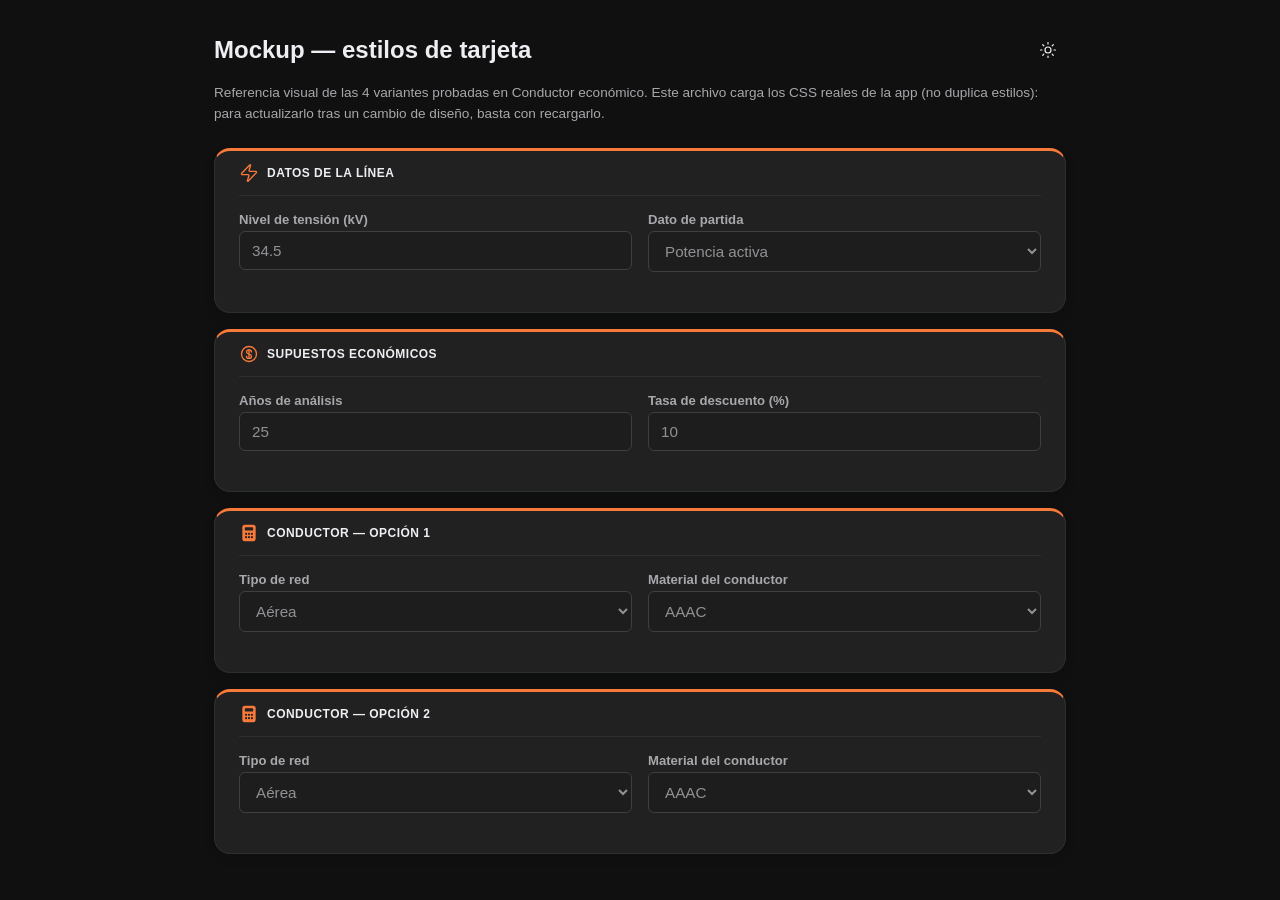
<file: Archivos_Ref/Mockup_estilos_tarjetas.html>
<!doctype html>
<!--
  Mockup de referencia de los 4 estilos de acentuacion de la barra de
  titulo de tarjeta, probados en vivo en la pantalla de Conductor
  economico (js/views/conductor-economico.js). Carga los CSS reales de
  la app (css/tokens.css y css/app.css) en vez de duplicar estilos, para
  que este mockup nunca quede desincronizado del diseno real: si esas
  hojas de estilo cambian, este archivo refleja el cambio al recargarlo.

  Clases probadas (definidas en css/app.css, buscar "Prueba temporal: 4
  variantes de acentuacion de la barra de titulo"):
    - card-accent-wash     -> degradado tenue (accent-soft -> transparente)
    - card-accent-solido   -> mismo tono que wash pero solido, sin degradar
    - card-accent-topbar   -> linea superior de color
    - title-accentuado     -> combinable: icono en color de acento + texto
                               mas claro (en vez del gris muted por defecto)
-->
<html lang="es" data-theme="dark">
<head>
<meta charset="UTF-8">
<meta name="viewport" content="width=device-width, initial-scale=1.0">
<title>Mockup — estilos de tarjeta</title>
<link rel="stylesheet" href="../css/tokens.css">
<link rel="stylesheet" href="../css/app.css">
<style>
  .mockup-shell { max-width: 900px; margin: 0 auto; padding: var(--space-6) var(--space-5); }
  .mockup-note { color: var(--text-muted); font-size: 0.85rem; margin-bottom: var(--space-5); }
  .mockup-header { display: flex; align-items: center; justify-content: space-between; gap: var(--space-4); }
</style>
</head>
<body>
  <div class="mockup-shell">
    <div class="mockup-header">
      <h1 class="page-title" style="margin-bottom: 0;">Mockup — estilos de tarjeta</h1>
      <!-- Mismo boton/logica de tema que el topbar real (ver js/app.js): alterna
           data-theme en <html> y persiste la eleccion en localStorage. -->
      <button type="button" class="icon-btn" id="theme-toggle" aria-label="Cambiar tema" title="Cambiar tema claro/oscuro"></button>
    </div>
    <p class="mockup-note">Referencia visual de las 4 variantes probadas en Conductor económico. Este archivo carga los CSS reales de la app (no duplica estilos): para actualizarlo tras un cambio de diseño, basta con recargarlo.</p>

    <div class="form-section card card-accent-wash">
      <div class="form-section-title">
        <svg class="icon" viewBox="0 0 24 24" fill="none" stroke="currentColor" stroke-width="1.6" stroke-linecap="round" stroke-linejoin="round" aria-hidden="true"><path d="M4 14a1 1 0 0 1-.78-1.63l9.9-10.2a.5.5 0 0 1 .86.46l-1.92 6.02A1 1 0 0 0 13 10h7a1 1 0 0 1 .78 1.63l-9.9 10.2a.5.5 0 0 1-.86-.46l1.92-6.02A1 1 0 0 0 11 14Z"/></svg>
        Datos de la línea
      </div>
      <div class="grid-2">
        <div class="field">
          <label>Nivel de tensión (kV)</label>
          <input type="number" value="34.5" disabled>
        </div>
        <div class="field">
          <label>Dato de partida</label>
          <select disabled><option>Potencia activa</option></select>
        </div>
      </div>
    </div>

    <div class="form-section card card-accent-solido title-accentuado" style="margin-top: var(--space-4);">
      <div class="form-section-title">
        <svg class="icon" viewBox="0 0 24 24" fill="none" stroke="currentColor" stroke-width="1.6" stroke-linecap="round" stroke-linejoin="round" aria-hidden="true"><circle cx="12" cy="12" r="9"/><path d="M12 7v10"/><path d="M15 9.7c0-1.5-1.34-2.7-3-2.7s-3 1.2-3 2.7c0 3.3 6 1.6 6 4.9 0 1.5-1.34 2.7-3 2.7s-3-1.2-3-2.7"/></svg>
        Supuestos económicos
      </div>
      <div class="grid-2">
        <div class="field">
          <label>Años de análisis</label>
          <input type="number" value="25" disabled>
        </div>
        <div class="field">
          <label>Tasa de descuento (%)</label>
          <input type="number" value="10" disabled>
        </div>
      </div>
    </div>

    <div class="form-section card card-accent-topbar" style="margin-top: var(--space-4);">
      <div class="form-section-title">
        <svg class="icon" viewBox="0 0 24 24" fill="currentColor" stroke="none" aria-hidden="true"><rect x="4" y="2" width="16" height="20" rx="3"/><rect x="7" y="5" width="10" height="4" rx="1" fill="var(--bg-elevated)"/><circle cx="8.5" cy="13" r="1.3" fill="var(--bg-elevated)"/><circle cx="12" cy="13" r="1.3" fill="var(--bg-elevated)"/><circle cx="15.5" cy="13" r="1.3" fill="var(--bg-elevated)"/><circle cx="8.5" cy="17" r="1.3" fill="var(--bg-elevated)"/><circle cx="12" cy="17" r="1.3" fill="var(--bg-elevated)"/><circle cx="15.5" cy="17" r="1.3" fill="var(--bg-elevated)"/></svg>
        Conductor — Opción 1
      </div>
      <div class="grid-2">
        <div class="field">
          <label>Tipo de red</label>
          <select disabled><option>Aérea</option></select>
        </div>
        <div class="field">
          <label>Material del conductor</label>
          <select disabled><option>AAAC</option></select>
        </div>
      </div>
    </div>

    <div class="form-section card card-accent-topbar title-accentuado" style="margin-top: var(--space-4);">
      <div class="form-section-title">
        <svg class="icon" viewBox="0 0 24 24" fill="currentColor" stroke="none" aria-hidden="true"><rect x="4" y="2" width="16" height="20" rx="3"/><rect x="7" y="5" width="10" height="4" rx="1" fill="var(--bg-elevated)"/><circle cx="8.5" cy="13" r="1.3" fill="var(--bg-elevated)"/><circle cx="12" cy="13" r="1.3" fill="var(--bg-elevated)"/><circle cx="15.5" cy="13" r="1.3" fill="var(--bg-elevated)"/><circle cx="8.5" cy="17" r="1.3" fill="var(--bg-elevated)"/><circle cx="12" cy="17" r="1.3" fill="var(--bg-elevated)"/><circle cx="15.5" cy="17" r="1.3" fill="var(--bg-elevated)"/></svg>
        Conductor — Opción 2
      </div>
      <div class="grid-2">
        <div class="field">
          <label>Tipo de red</label>
          <select disabled><option>Aérea</option></select>
        </div>
        <div class="field">
          <label>Material del conductor</label>
          <select disabled><option>AAAC</option></select>
        </div>
      </div>
    </div>
  </div>

  <script>
    // Mismo patron de js/app.js (tema claro/oscuro persistido), simplificado
    // para este mockup independiente: clave propia de localStorage y, a
    // falta de preferencia guardada, arranca en oscuro (en vez de seguir la
    // preferencia del SO) para coincidir con el <html data-theme="dark">
    // inicial y evitar parpadeo al cargar.
    const THEME_KEY = "mockup-estilos-tarjetas:theme";
    const sunIcon = '<svg class="icon" viewBox="0 0 24 24" fill="none" stroke="currentColor" stroke-width="1.6" stroke-linecap="round" stroke-linejoin="round" aria-hidden="true"><circle cx="12" cy="12" r="4"/><path d="M12 2v2"/><path d="M12 20v2"/><path d="m4.93 4.93 1.41 1.41"/><path d="m17.66 17.66 1.41 1.41"/><path d="M2 12h2"/><path d="M20 12h2"/><path d="m6.34 17.66-1.41 1.41"/><path d="m19.07 4.93-1.41 1.41"/></svg>';
    const moonIcon = '<svg class="icon" viewBox="0 0 24 24" fill="none" stroke="currentColor" stroke-width="1.6" stroke-linecap="round" stroke-linejoin="round" aria-hidden="true"><path d="M20.99 12.49a9 9 0 1 1-9.47-9.47c.4-.02.62.46.4.8a6 6 0 0 0 8.27 8.27c.34-.21.82 0 .8.4Z"/></svg>';
    const toggle = document.getElementById("theme-toggle");

    function applyTheme(theme) {
      document.documentElement.setAttribute("data-theme", theme);
      toggle.innerHTML = theme === "dark" ? sunIcon : moonIcon;
      toggle.setAttribute("aria-pressed", String(theme === "dark"));
    }

    let stored = null;
    try { stored = localStorage.getItem(THEME_KEY); } catch {}
    applyTheme(stored || "dark");

    toggle.addEventListener("click", () => {
      const next = document.documentElement.getAttribute("data-theme") === "dark" ? "light" : "dark";
      applyTheme(next);
      try { localStorage.setItem(THEME_KEY, next); } catch {}
    });
  </script>
</body>
</html>
</file>
<file: css/tokens.css>
:root {
  --font-sans: -apple-system, "Segoe UI", Roboto, Helvetica, Arial, sans-serif;
  --font-mono: ui-monospace, "Cascadia Code", "Consolas", "SFMono-Regular", monospace;

  --radius-sm: 6px;
  --radius-md: 10px;
  --radius-lg: 16px;

  --space-1: 4px;
  --space-2: 8px;
  --space-3: 12px;
  --space-4: 16px;
  --space-5: 24px;
  --space-6: 32px;
  --space-7: 48px;

  --shadow-sm: 0 1px 2px rgba(15, 23, 42, 0.06), 0 1px 1px rgba(15, 23, 42, 0.04);
  --shadow-md: 0 4px 12px rgba(15, 23, 42, 0.08), 0 2px 4px rgba(15, 23, 42, 0.06);
  --shadow-lg: 0 12px 32px rgba(15, 23, 42, 0.14), 0 4px 10px rgba(15, 23, 42, 0.08);

  --sidebar-w: 250px;
  --topbar-h: 56px;

  /* --- paleta clara: tomada de capturas reales de apps de Celsia
     (APP_PowerApps/Referentes_visuales) -- fondo gris muy claro, tarjetas
     blancas, texto pizarra oscuro. --- */
  --bg: #eceef1;
  --bg-elevated: #ffffff;
  --bg-sunken: #eef0f3;
  --bg-input: #ffffff;
  --text: #2b3440;
  --text-muted: #667085;
  --text-faint: #98a2b3;
  --border: #e4e7ec;
  --border-strong: #cfd4dc;

  /* --- naranja de marca: familia del color primario de Colorimetria.png
     (Pantone 158C / #d5752d), llevado a un naranja rojizo vívido de alto
     impacto (H≈20°, S≈92%) -- el Pantone 158C puro resulta apagado como
     color de acento en pantalla. --- */
  --orange-50: #feeee7;
  --orange-100: #fddece;
  --orange-200: #fbbc9d;
  --orange-300: #f99b6c;
  --orange-400: #f77a3b;
  --orange-500: #f55f14;
  --orange-600: #d74e09;
  --orange-700: #b04007;
  --orange-800: #893206;
  --orange-900: #622304;

  --accent: var(--orange-500);
  --accent-strong: var(--orange-600);
  --accent-soft: var(--orange-50);
  --accent-contrast: #ffffff;

  /* botón primario: por defecto igual al acento del tema. En oscuro se
     redefine aparte (ver bloques de tema oscuro). */
  --btn-bg: var(--accent);
  --btn-bg-hover: var(--accent-strong);
  --btn-contrast: var(--accent-contrast);

  /* chips/íconos activos (nav activo, íconos de módulo): por defecto el
     fondo suave + acento de siempre. En oscuro se redefine aparte. */
  --accent-surface-bg: var(--accent-soft);
  --accent-surface-contrast: var(--accent);

  --success: #17845c;
  --success-soft: #e2f6ee;
  --warning: #92720c;
  --warning-soft: #fdf6dc;
  --danger: #c22b34;
  --danger-soft: #fbe6e6;

  --focus-ring: var(--accent);
  color-scheme: light;

  /* --- terciarios: colores de apoyo de Colorimetria.png, reservados para
     elementos gráficos (íconos, gráficas, tablas). No usar todavía. --- */
  --tertiary-blue: #13a2e1;
  --tertiary-green: #00be91;
  --tertiary-yellow: #fff65e;
  --tertiary-blue-dark: #003fa2;
  --tertiary-red: #ca0045;
  --tertiary-blue-soft: #e6f3fb;
  --tertiary-green-soft: #e2faf3;

  /* --- colores de los iconos de módulo en Inicio (solo tema claro): cada
     módulo con un color distinto para diferenciarlos de un vistazo. En
     tema oscuro se neutralizan más abajo, volviendo todos al naranja de
     acento como antes. --- */
  --tile-color-perdidas: var(--success);
  --tile-bg-perdidas: var(--success-soft);
  --tile-color-regulacion: var(--tertiary-blue);
  --tile-bg-regulacion: var(--tertiary-blue-soft);
  --tile-color-cortocircuito: var(--accent);
  --tile-bg-cortocircuito: var(--accent-soft);
  --tile-color-ampacidad: var(--warning);
  --tile-bg-ampacidad: var(--warning-soft);
  --tile-color-conductor-economico: var(--tertiary-green);
  --tile-bg-conductor-economico: var(--tertiary-green-soft);
}

/* --- paleta oscura: neutros grises derivados del color secundario de
   Colorimetria.png (Pantone 425C / #59595b) -- mismo matiz frío casi
   imperceptible, escalado en luminosidad (más oscuro que la referencia
   donde hace falta para fondos). Los acentos naranjas reutilizan la misma
   escala de --orange-* del tema claro, tomando los tonos más claros para
   mantener contraste AA sobre fondo oscuro. --- */
@media (prefers-color-scheme: dark) {
  :root:not([data-theme="light"]) {
    --bg: #101010;
    --bg-elevated: #212122;
    --bg-sunken: #101010;
    --bg-input: #1b1b1c;
    --text: #eeeef3;
    --text-muted: #a8a8ac;
    --text-faint: #7c7c7f;
    --border: #2e2e2f;
    --border-strong: #59595b;

    --accent: var(--orange-400);
    --accent-strong: var(--orange-200);
    --accent-soft: #3b1502;
    --accent-contrast: #220c01;

    /* botón primario y superficies activas (nav activo, íconos de módulo):
       naranja vívido del tema claro (--orange-500, #f55f14) atenuado ~19%
       (#c74d10) para armonizar sobre fondo oscuro, con texto/ícono blanco
       -- en vez del --accent aclarado (--orange-400) que usa el resto de
       acentos (texto de enlaces, tabs, valores de resultado). */
    --btn-bg: #c74d10;
    --btn-bg-hover: var(--orange-600);
    --btn-contrast: #ffffff;

    --accent-surface-bg: #c74d10;
    --accent-surface-contrast: #ffffff;

    --success: #35c48a;
    --success-soft: #0f2a20;
    --warning: #e3b341;
    --warning-soft: #3d2f10;
    --danger: #f2766c;
    --danger-soft: #3a1414;

    --focus-ring: var(--accent);
    color-scheme: dark;

    --tile-color-perdidas: var(--accent-surface-contrast);
    --tile-bg-perdidas: var(--accent-surface-bg);
    --tile-color-regulacion: var(--accent-surface-contrast);
    --tile-bg-regulacion: var(--accent-surface-bg);
    --tile-color-cortocircuito: var(--accent-surface-contrast);
    --tile-bg-cortocircuito: var(--accent-surface-bg);
    --tile-color-ampacidad: var(--accent-surface-contrast);
    --tile-bg-ampacidad: var(--accent-surface-bg);
    --tile-color-conductor-economico: var(--accent-surface-contrast);
    --tile-bg-conductor-economico: var(--accent-surface-bg);
  }
}

:root[data-theme="dark"] {
  --bg: #101010;
  --bg-elevated: #212122;
  --bg-sunken: #101010;
  --bg-input: #1b1b1c;
  --text: #eeeef3;
  --text-muted: #a8a8ac;
  --text-faint: #7c7c7f;
  --border: #2e2e2f;
  --border-strong: #59595b;

  --accent: var(--orange-400);
  --accent-strong: var(--orange-200);
  --accent-soft: #3b1502;
  --accent-contrast: #220c01;

  --btn-bg: #c74d10;
  --btn-bg-hover: var(--orange-600);
  --btn-contrast: #ffffff;

  --accent-surface-bg: #c74d10;
  --accent-surface-contrast: #ffffff;

  --success: #35c48a;
  --success-soft: #0f2a20;
  --warning: #e3b341;
  --warning-soft: #3d2f10;
  --danger: #f2766c;
  --danger-soft: #3a1414;

  --focus-ring: var(--accent);
  color-scheme: dark;

  --tile-color-perdidas: var(--accent-surface-contrast);
  --tile-bg-perdidas: var(--accent-surface-bg);
  --tile-color-regulacion: var(--accent-surface-contrast);
  --tile-bg-regulacion: var(--accent-surface-bg);
  --tile-color-cortocircuito: var(--accent-surface-contrast);
  --tile-bg-cortocircuito: var(--accent-surface-bg);
  --tile-color-ampacidad: var(--accent-surface-contrast);
  --tile-bg-ampacidad: var(--accent-surface-bg);
  --tile-color-conductor-economico: var(--accent-surface-contrast);
  --tile-bg-conductor-economico: var(--accent-surface-bg);
}
</file>
<file: css/app.css>
* { box-sizing: border-box; }
[hidden] { display: none !important; }
html, body { height: 100%; }
body {
  margin: 0;
  font-family: var(--font-sans);
  background: var(--bg);
  color: var(--text);
  -webkit-font-smoothing: antialiased;
  overflow-x: hidden;
}
a { color: var(--accent); }
h1, h2, h3, h4 { line-height: 1.25; margin: 0 0 var(--space-3); }
p { line-height: 1.55; }
button { font-family: inherit; }

/* ---------- shell layout ---------- */
.app-shell { display: flex; flex-direction: column; min-height: 100vh; }

.topbar {
  height: var(--topbar-h);
  flex: 0 0 auto;
  display: flex;
  align-items: center;
  gap: var(--space-2);
  padding: 0 var(--space-4);
  background: var(--bg-elevated);
  border-bottom: 1px solid var(--border);
  position: sticky;
  top: 0;
  z-index: 40;
}
.topbar .brand {
  font-weight: 700;
  font-size: 1rem;
  color: var(--text);
  text-decoration: none;
  display: flex;
  align-items: center;
  gap: var(--space-2);
  margin-right: auto;
}
.topbar .brand .logo-mark {
  width: 30px; height: 34px;
  display: flex; align-items: center; justify-content: center;
  flex: 0 0 auto;
}
.topbar .brand .logo-mark img { display: block; width: 100%; height: 100%; }
.topbar-actions { display: flex; align-items: center; gap: var(--space-2); }

.icon-btn {
  width: 36px; height: 36px;
  border-radius: var(--radius-sm);
  border: 1px solid transparent;
  background: transparent;
  color: var(--text);
  display: flex; align-items: center; justify-content: center;
  cursor: pointer;
  text-decoration: none;
  font-size: 1rem;
}
.icon-btn:hover { background: var(--bg-sunken); }
.icon { width: 18px; height: 18px; display: block; flex: 0 0 auto; shape-rendering: geometricPrecision; }
.btn .icon { width: 18px; height: 18px; }
.icon-btn:focus-visible, a:focus-visible, button:focus-visible, input:focus-visible, select:focus-visible {
  outline: 2px solid var(--focus-ring);
  outline-offset: 2px;
}
#app:focus { outline: none; }

.app-body { flex: 1 1 auto; display: flex; min-height: 0; }

.sidebar {
  width: var(--sidebar-w);
  flex: 0 0 auto;
  background: var(--bg-elevated);
  border-right: 1px solid var(--border);
  padding: var(--space-3);
  overflow-y: auto;
}
.sidebar-backdrop { display: none; }

.nav-list { list-style: none; margin: 0; padding: 0; display: flex; flex-direction: column; gap: 2px; }
.nav-link {
  display: flex; align-items: center; gap: var(--space-3);
  padding: var(--space-3) var(--space-3);
  border-radius: var(--radius-sm);
  border-left: 3px solid transparent;
  color: var(--text-muted);
  text-decoration: none;
  font-size: 0.92rem;
  font-weight: 600;
}
.nav-link .nav-icon { width: 20px; text-align: center; flex: 0 0 auto; }
.nav-link:hover { background: var(--bg-sunken); color: var(--text); }
.nav-link.active { background: var(--accent-surface-bg); color: var(--accent-surface-contrast); border-left-color: var(--accent); }

.content { flex: 1 1 auto; min-width: 0; padding: var(--space-5); padding-left: 24px; margin: 0; width: 100%; }

.view-inicio { display: flex; flex-direction: column; min-height: 100%; }
/* Ancla la nota al fondo real del area de trabajo: cancela el padding
   inferior de .content (que .view-inicio-footer hereda por estar dentro)
   y le da un respiro propio mas chico, en vez de quedar a mitad de ese
   padding con la falsa sensacion de no estar realmente al pie. */
.view-inicio-footer { margin-top: auto; padding-top: var(--space-6); margin-bottom: calc(-1 * var(--space-5)); padding-bottom: var(--space-3); }

.hero-banner {
  background-image: url("../assets/celsia_energia_.png");
  background-size: cover;
  background-position: right center;
  border-radius: 0;
  /* Sangrado a los bordes: cancela el padding de .content por arriba/izq/der
     (mismo valor que .content, var(--space-5)) para que quede pegado a la
     topbar, al sidebar y al borde de la ventana; abajo conserva el margen
     normal hacia "Módulos". */
  margin: calc(-1 * var(--space-5)) calc(-1 * var(--space-5)) var(--space-4) calc(-1 * var(--space-5));
  padding: var(--space-6) var(--space-5);
  min-height: 150px;
  display: flex;
  flex-direction: column;
  justify-content: center;
}
.hero-banner .page-title, .hero-banner .page-subtitle {
  max-width: 60%;
  color: #fff;
  text-shadow: 0 1px 4px rgba(0, 0, 0, 0.35);
}
.hero-banner .page-title { margin-bottom: var(--space-2); }
.hero-banner .page-subtitle { margin-bottom: 0; }
@media (max-width: 640px) {
  .hero-banner {
    min-height: 110px;
    padding: var(--space-4);
    margin: calc(-1 * var(--space-4)) calc(-1 * var(--space-4)) var(--space-4) calc(-1 * var(--space-4));
  }
  .hero-banner .page-title, .hero-banner .page-subtitle { max-width: 75%; }
  .hero-banner .page-title { font-size: 1.2rem; }
  .hero-banner .page-subtitle { font-size: 0.85rem; }
}

/* ---------- typography helpers ---------- */
.page-title { font-size: 1.5rem; font-weight: 800; margin-bottom: var(--space-1); }
.page-subtitle { color: var(--text-muted); margin-bottom: var(--space-5); }
.section-title { font-size: 1.05rem; font-weight: 700; margin: var(--space-6) 0 var(--space-3); }
.text-muted { color: var(--text-muted); }
.text-sm { font-size: 0.85rem; }
.mono { font-family: var(--font-mono); }

.breadcrumb { display: flex; align-items: center; gap: var(--space-2); color: var(--text-muted); font-size: 0.85rem; margin-bottom: var(--space-4); flex-wrap: wrap; }
.breadcrumb a { color: var(--text-muted); text-decoration: none; }
.breadcrumb a:hover { color: var(--accent); }

/* ---------- cards / grids ---------- */
.card {
  background: var(--bg-elevated);
  border: 1px solid var(--border);
  border-radius: var(--radius-lg);
  padding: var(--space-5);
  box-shadow: var(--shadow-md);
}
.card + .card { margin-top: var(--space-4); }
#tramos-container:not(:empty),
#opciones-container:not(:empty),
#bloque-aerea:not([hidden]),
#bloque-subterranea:not([hidden]) { margin-top: var(--space-4); }
#resultado-wrap > .card { margin-top: var(--space-4); }

.menu-grid { display: grid; grid-template-columns: repeat(auto-fill, minmax(220px, 1fr)); gap: var(--space-4); }
.menu-tile {
  display: flex; flex-direction: column; gap: var(--space-2);
  background: var(--bg-elevated);
  border: 1px solid var(--border);
  border-radius: var(--radius-lg);
  padding: var(--space-5);
  text-decoration: none;
  color: var(--text);
  box-shadow: var(--shadow-sm);
  transition: transform .12s ease, box-shadow .12s ease, border-color .12s ease;
}
.menu-tile:hover { transform: translateY(-2px); box-shadow: var(--shadow-md); border-color: var(--border-strong); }
.menu-tile[aria-disabled="true"] { opacity: 0.55; pointer-events: none; }
.menu-tile .tile-icon {
  width: 48px; height: 48px; border-radius: var(--radius-sm);
  background: var(--accent-surface-bg); color: var(--accent-surface-contrast);
  display: flex; align-items: center; justify-content: center;
}
.menu-tile .tile-icon .icon { width: 25px; height: 25px; }
.tile-icon-perdidas { background: var(--tile-bg-perdidas); color: var(--tile-color-perdidas); }
.tile-icon-regulacion { background: var(--tile-bg-regulacion); color: var(--tile-color-regulacion); }
.tile-icon-cortocircuito { background: var(--tile-bg-cortocircuito); color: var(--tile-color-cortocircuito); }
.tile-icon-ampacidad { background: var(--tile-bg-ampacidad); color: var(--tile-color-ampacidad); }
.tile-icon-conductor-economico { background: var(--tile-bg-conductor-economico); color: var(--tile-color-conductor-economico); }
.menu-tile .tile-title { font-weight: 700; }
.menu-tile .tile-desc { color: var(--text-muted); font-size: 0.85rem; line-height: 1.4; }

.grid-2 { display: grid; grid-template-columns: 1fr 1fr; gap: var(--space-4); }
.grid-3 { display: grid; grid-template-columns: repeat(3, 1fr); gap: var(--space-4); }
@media (max-width: 720px) {
  .grid-2, .grid-3 { grid-template-columns: 1fr; }
}

/* ---------- forms ---------- */
/* Barra de titulo de las tarjetas de entrada de cada calculadora ("Datos de
   la linea", "Conductor - Tramo/Opcion N", etc.): borde superior de acento
   en la tarjeta + icono relleno en color de acento + texto en color pleno
   (en vez del gris muted). No aplica a las tarjetas de Inicio (tile-icon,
   estilo aparte) ni a las de resultado (sin form-section-title). */
.form-section.card { border-top: 3px solid var(--accent); }
.form-section-title {
  display: flex; align-items: center; gap: var(--space-2);
  color: var(--text); font-size: 0.75rem; font-weight: 700;
  letter-spacing: 0.04em; text-transform: uppercase;
  /* El padding-top de .card (24px) contra el padding-bottom propio del
     titulo descentraba el icono/texto respecto al renglon: se sube el
     titulo y se iguala su padding inferior para centrarlo (12px/12px). */
  margin-top: calc(var(--space-3) - var(--space-5));
  padding-bottom: var(--space-3); margin-bottom: var(--space-4);
  border-bottom: 1px solid var(--border);
}
.form-section-title .icon { width: 20px; height: 20px; color: var(--accent); }

.field { display: flex; flex-direction: column; gap: var(--space-1); margin-bottom: var(--space-4); }
.field label { font-size: 0.82rem; font-weight: 600; color: var(--text-muted); }
.field .hint { font-size: 0.78rem; color: var(--text-faint); white-space: pre-line; }
input[type="text"], input[type="number"], input[type="search"], select, textarea {
  font: inherit;
  font-size: 0.95rem;
  padding: 10px 12px;
  border-radius: var(--radius-sm);
  border: 1px solid var(--border-strong);
  background: var(--bg-input);
  color: var(--text);
  width: 100%;
}
textarea { resize: vertical; }
input:disabled, select:disabled { opacity: 0.55; }
.input-group { display: flex; align-items: stretch; gap: var(--space-2); }
.input-group > * { flex: 1 1 auto; }
.input-with-toggle { display: flex; align-items: center; gap: var(--space-3); }
.input-with-toggle input { flex: 1 1 auto; }
.checkbox-row { display: flex; align-items: center; gap: var(--space-2); font-size: 0.88rem; color: var(--text-muted); white-space: nowrap; }

.search-result:not(:empty) { margin-top: var(--space-4); }
.search-result .table-scroll { margin-top: var(--space-3); }
.search-result tr.match-row { background: var(--success-soft); }

.result-subhead {
  font-size: 0.75rem; font-weight: 700; color: var(--text-muted);
  text-transform: uppercase; letter-spacing: 0.04em;
  margin: var(--space-5) 0 var(--space-3); padding-top: var(--space-4);
  border-top: 1px solid var(--border);
}
.criterios-table tr.current-row td { font-weight: 700; }
.criterios-table tr.match-row { background: var(--success-soft); }

.btn {
  display: inline-flex; align-items: center; justify-content: center; gap: var(--space-2);
  padding: 10px 16px;
  border-radius: var(--radius-sm);
  border: 1px solid var(--border-strong);
  background: var(--bg-elevated);
  color: var(--text);
  font-weight: 700;
  font-size: 0.88rem;
  cursor: pointer;
  text-decoration: none;
}
.btn:hover { background: var(--bg-sunken); }
.btn-primary { background: var(--btn-bg); border-color: var(--btn-bg); color: var(--btn-contrast); }
.btn-primary:hover { background: var(--btn-bg-hover); border-color: var(--btn-bg-hover); }
.btn-ghost { background: transparent; border-color: transparent; }
.btn-ghost:hover { background: var(--bg-sunken); }
.btn-row { display: flex; gap: var(--space-2); flex-wrap: wrap; margin-top: var(--space-4); }
.btn[disabled] { opacity: 0.5; cursor: not-allowed; }
@media (max-width: 400px) {
  .btn { padding: 9px 12px; font-size: 0.8rem; gap: var(--space-1); }
  .btn .icon { width: 16px; height: 16px; }
}

/* ---------- tabs ---------- */
.tabs { display: flex; gap: var(--space-2); border-bottom: 1px solid var(--border); margin-bottom: var(--space-5); flex-wrap: wrap; }
.tab-btn {
  padding: var(--space-3) var(--space-4);
  background: transparent; border: none; border-bottom: 2px solid transparent;
  color: var(--text-muted); font-weight: 700; font-size: 0.88rem; cursor: pointer;
  margin-bottom: -1px;
}
.tab-btn.active { color: var(--accent); border-bottom-color: var(--accent); }
.tab-panel[hidden] { display: none; }

/* ---------- results / formulas ---------- */
.result-panel { background: var(--accent-soft); border: 1px solid var(--border); border-radius: var(--radius-lg); padding: var(--space-5); }
.result-metric { display: flex; flex-direction: column; gap: 2px; margin-bottom: var(--space-4); }
.result-metric:last-child { margin-bottom: 0; }
.result-metric .value { font-size: 1.9rem; font-weight: 800; color: var(--accent); }
.result-metric .value .unit { font-size: 1rem; font-weight: 600; color: var(--text-muted); margin-left: 6px; }
.result-metric .label { font-size: 0.82rem; color: var(--text-muted); font-weight: 600; }
.result-metric.hidden-detail { opacity: 0.85; }

.result-report { background: var(--accent-soft); border: 1px solid var(--border); border-radius: var(--radius-lg); padding: var(--space-5); }

.result-compare { display: flex; flex-direction: column; gap: var(--space-3); margin-bottom: var(--space-5); }
.result-compare-row { display: flex; align-items: center; gap: var(--space-3); }
.result-compare-label { width: 120px; flex: 0 0 auto; font-size: 0.78rem; font-weight: 600; color: var(--text-muted); white-space: nowrap; }
.result-compare-track { flex: 1 1 auto; height: 20px; background: var(--bg-sunken); border-radius: 4px; overflow: hidden; }
.result-compare-fill { height: 100%; border-radius: 4px; }
.result-compare-fill.activa { background: var(--tertiary-blue); }
.result-compare-fill.aparente { background: var(--accent); }
.result-compare-fill.reactiva { background: var(--tertiary-green); }
.result-compare-value { width: 150px; flex: 0 0 auto; text-align: right; font-size: 0.78rem; font-weight: 700; color: var(--text); white-space: nowrap; }
@media (max-width: 480px) {
  .result-compare-row { flex-wrap: wrap; row-gap: 4px; }
  .result-compare-label { width: auto; flex: 1 1 auto; }
  .result-compare-value { width: auto; flex: 0 0 auto; }
  .result-compare-track { flex: 1 1 100%; order: 3; }
}

.result-gauge-row { display: flex; gap: var(--space-5); align-items: center; flex-wrap: wrap; }
.result-gauge { flex: 0 0 auto; width: 180px; display: flex; flex-direction: column; align-items: center; }
.result-gauge-svg { width: 100%; height: auto; display: block; }
.result-gauge-value { margin-top: 2px; text-align: center; font-size: 1.4rem; font-weight: 800; color: var(--text); }
.result-gauge-info { flex: 1 1 220px; min-width: 0; }
.result-gauge-title { display: flex; align-items: center; gap: var(--space-2); font-size: 0.92rem; font-weight: 700; color: var(--text); margin-bottom: 4px; flex-wrap: wrap; }
.result-gauge-desc { font-size: 0.78rem; color: var(--text-muted); margin-bottom: var(--space-3); }
.result-gauge-current { font-size: 1.3rem; font-weight: 800; color: var(--text); }
.result-gauge-current .unit { font-size: 0.78rem; font-weight: 600; color: var(--text-muted); margin-left: 4px; }

.result-extra-stat {
  display: flex; justify-content: space-between; align-items: baseline;
  margin-top: var(--space-4); padding-top: var(--space-4);
  border-top: 1px solid var(--border); font-size: 0.85rem;
}
.result-extra-stat .label { color: var(--text-muted); font-weight: 600; }
.result-extra-stat .value { color: var(--text); font-weight: 800; }

.result-stat-hero { text-align: center; padding: var(--space-3) 0 var(--space-5); }
.result-stat-hero .value { font-size: 2.4rem; font-weight: 800; color: var(--accent); }
.result-stat-hero .value .unit { font-size: 1rem; font-weight: 600; color: var(--text-muted); margin-left: 6px; }
.result-stat-hero .label { font-size: 0.85rem; color: var(--text-muted); font-weight: 600; margin-top: 2px; }

.result-thermal-title { font-size: 0.75rem; font-weight: 700; color: var(--text-muted); text-transform: uppercase; letter-spacing: 0.04em; margin-bottom: var(--space-4); }
.result-thermal-track { position: relative; height: 8px; border-radius: 999px; background: var(--bg-sunken); }
.result-thermal-range { position: absolute; top: 0; bottom: 0; border-radius: 999px; background: linear-gradient(90deg, var(--tertiary-blue), var(--danger)); }
.result-thermal-marker {
  position: absolute; top: 50%; transform: translate(-50%, -50%);
  width: 14px; height: 14px; border-radius: 50%;
  background: var(--bg-elevated); border: 3px solid var(--tertiary-blue);
}
.result-thermal-marker.end { border-color: var(--danger); }
.result-thermal-labels { display: flex; justify-content: space-between; font-size: 0.78rem; font-weight: 600; color: var(--text-muted); margin-top: var(--space-3); }

.formula-block {
  background: var(--bg-sunken);
  border: 1px solid var(--border);
  border-radius: var(--radius-md);
  padding: var(--space-4);
  font-family: var(--font-mono);
  font-size: 0.82rem;
  line-height: 1.6;
  white-space: pre-wrap;
  overflow-x: auto;
}
.report-block {
  background: var(--bg-sunken);
  border: 1px solid var(--border);
  border-radius: var(--radius-md);
  padding: var(--space-4);
  font-family: var(--font-mono);
  font-size: 0.8rem;
  line-height: 1.55;
  white-space: pre-wrap;
}

.callout {
  display: flex; gap: var(--space-3); align-items: flex-start;
  padding: var(--space-4); border-radius: var(--radius-md);
  border: 1px solid var(--border); font-size: 0.88rem; line-height: 1.5;
}
.callout-info { background: var(--accent-soft); border-color: var(--accent); }
.callout-success { background: var(--success-soft); border-color: var(--success); color: var(--success); }
.callout-warning { background: var(--warning-soft); border-color: var(--warning); color: var(--warning); }
.callout-danger { background: var(--danger-soft); border-color: var(--danger); color: var(--danger); }

.badge {
  display: inline-flex; align-items: center; padding: 3px 9px; border-radius: 999px;
  font-size: 0.72rem; font-weight: 700; background: var(--bg-sunken); color: var(--text-muted);
}
.badge-success { background: var(--success-soft); color: var(--success); }
.badge-warning { background: var(--warning-soft); color: var(--warning); }
.badge-danger { background: var(--danger-soft); color: var(--danger); }

.empty-state { text-align: center; padding: var(--space-7) var(--space-4); color: var(--text-muted); }

/* ---------- criterios de calculo (texto + formulas KaTeX) ---------- */
.criterios-content p { margin: 0 0 var(--space-4); }
.criterios-content ul { margin: 0 0 var(--space-4); padding-left: 1.3em; }
.criterios-content li { margin-bottom: var(--space-1); line-height: 1.5; }
.criterios-content li ul { margin-top: var(--space-1); margin-bottom: 0; }
.criterios-heading { font-size: 1.05rem; font-weight: 700; margin: var(--space-6) 0 var(--space-3); }
.criterios-heading:first-child { margin-top: 0; }
.criterios-hr { border: none; border-top: 1px solid var(--border); margin: var(--space-5) 0; }

.formula-katex { overflow-x: auto; overflow-y: hidden; text-align: center; margin: 0 0 var(--space-4); padding: var(--space-1) 0; }
.formula-katex .katex-display { margin: 0; }

.table-scroll { overflow-x: auto; margin: 0 0 var(--space-4); }
.criterios-table { border-collapse: collapse; font-size: 0.88rem; }
.criterios-table th, .criterios-table td { border: 1px solid var(--border-strong); padding: var(--space-2) var(--space-3); text-align: center; white-space: nowrap; }
.criterios-table th { background: var(--bg-sunken); font-weight: 700; }

/* ---------- responsive shell ---------- */
@media (max-width: 880px) {
  .sidebar {
    position: fixed; top: var(--topbar-h); bottom: 0; left: 0;
    transform: translateX(-100%);
    transition: transform .18s ease;
    z-index: 50;
    box-shadow: var(--shadow-lg);
  }
  .app-shell.nav-open .sidebar { transform: translateX(0); }
  .app-shell.nav-open .sidebar-backdrop {
    display: block; position: fixed; inset: var(--topbar-h) 0 0 0; background: rgba(6,10,16,0.4); z-index: 45;
  }
  .content { padding: var(--space-4); }
  .view-inicio-footer { margin-bottom: calc(-1 * var(--space-4)); }
  .nav-toggle-btn { display: flex !important; }
}
.nav-toggle-btn { display: none; }

@media print {
  .topbar, .sidebar, .sidebar-backdrop, .btn-row { display: none !important; }
  .content { max-width: none; padding: 0; }
}
</file>
